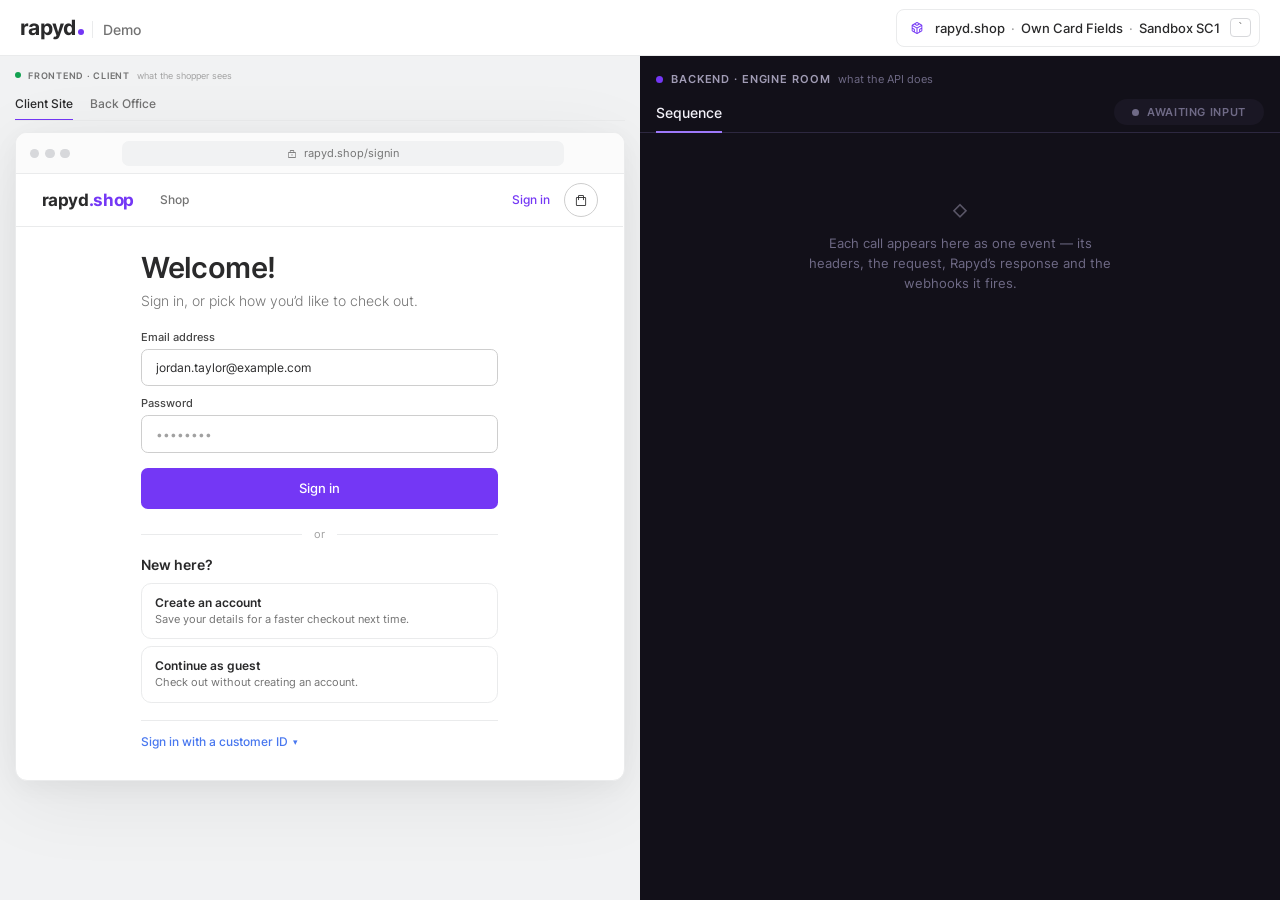
<file: index.html>
<!DOCTYPE html>
<html lang="en" data-vertical="ecommerce">
<head>
  <meta charset="UTF-8" />
  <meta name="viewport" content="width=device-width, initial-scale=1" />
  <title>Rapyd Demo</title>
  <!-- Backend origin, read once by js/api.js at import time. Point a staging
       deploy at another backend by editing this one line (a query param is
       deliberately NOT honoured — a crafted link could redirect the live token). -->
  <meta name="paybridge-backend" content="https://rapyd-backend.vercel.app" />
  <meta name="paybridge-backend-staging" content="https://rapyd-backend-git-staging-rapyd-se.vercel.app" />
  <!-- https origin of this frontend's deployment. Only used when the page
       itself isn't served over https (e.g. http://localhost): the hosted
       checkout's complete/cancel redirects then point at <this>/complete/. -->
  <meta name="paybridge-public-url" content="" />
  <!-- Rapyd design language: Inter (assets/fonts, @font-face in tokens.css),
       the Rapyd icon font, cool greys + #7437F5. No web-font CDN. -->
  <!-- Checkout Toolkit hosts (script + iframe), resolved early. The full
       preconnect is added by js/flows/toolkit.js for the active env when the
       checkout page mounts — a preconnect made at page load would idle out
       before the shopper gets there. -->
  <link rel="dns-prefetch" href="https://sandboxcheckouttoolkit.rapyd.net" />
  <link rel="dns-prefetch" href="https://sandboxcheckout.rapyd.net" />
  <link rel="dns-prefetch" href="https://checkouttoolkit.rapyd.net" />
  <link rel="dns-prefetch" href="https://checkout.rapyd.net" />
  <link rel="stylesheet" href="css/tokens.css" />
  <link rel="stylesheet" href="css/main.css" />
  <link rel="stylesheet" href="css/cof.css" />
  <link rel="stylesheet" href="assets/icons/rapyd-icons.css" />
  <link rel="stylesheet" href="css/site.css" />
</head>
<body>
  <div class="app">

    <!-- ── Header — the wordmark and the one way into the demo controls.
         Every SE control lives in the drawer (#demo-drawer, app.js). ── -->
    <header class="topbar">
      <div class="brand">
        <span class="brand-word">rapyd</span>
        <span class="brand-sub">Demo</span>
      </div>
      <span class="live-flag" id="live-flag" role="status" hidden></span>
      <button type="button" class="drawer-btn" id="drawer-btn" aria-expanded="false" aria-controls="demo-drawer" title="Demo controls ( ` )">
        <i class="icon-sandbox" aria-hidden="true"></i>
        <span class="drawer-ctx" id="drawer-ctx"></span>
        <kbd>`</kbd>
      </button>
    </header>

    <!-- ── Split ── -->
    <main class="split">

      <!-- LEFT: the client site / its back office -->
      <section class="pane pane-left">
        <div class="panel-eyebrow">
          <span class="eyebrow-dot dot-fe"></span>
          <span class="eyebrow-label">Frontend · Client</span>
          <span class="eyebrow-desc">what the shopper sees</span>
        </div>
        <div class="left-tabs" id="left-tabs">
          <button class="left-tab active" data-view="client">Client Site</button>
          <button class="left-tab" data-view="backoffice">Back Office</button>
        </div>

        <div class="browser">
          <div class="browser-chrome">
            <span class="dot"></span><span class="dot"></span><span class="dot"></span>
            <div class="urlbar"><i class="icon-lock" aria-hidden="true"></i><span id="client-domain">rapyd.shop</span></div>
          </div>
          <div class="browser-body">
            <div class="checkout" id="checkout"><!-- rendered by app.js --></div>
          </div>
        </div>
        <div class="offstage" id="offstage" hidden><!-- out-of-window annotations (e.g. bank-app view) --></div>

        <div class="backoffice" id="backoffice" hidden><!-- rendered by flows/back-office.js --></div>
      </section>

      <!-- RIGHT: engine room -->
      <section class="pane pane-right">
        <div class="panel-eyebrow eyebrow-dark">
          <span class="eyebrow-dot dot-be"></span>
          <span class="eyebrow-label">Backend · Engine Room</span>
          <span class="eyebrow-desc">what the API does</span>
        </div>
        <div class="rtabs">
          <button class="rtab active" data-tab="sequence">Sequence</button>
          <button class="rtab" data-tab="console" id="rtab-console">Console</button>
          <div class="status-ind idle" id="status-ind">
            <span class="si-dot"></span><span class="si-text">Awaiting input</span>
          </div>
        </div>
        <div class="rpanels">
          <!-- One card per event: headers → request → response → webhooks
               (js/engine/sequence.js). -->
          <div class="rpanel active" data-panel="sequence" id="panel-sequence"></div>
          <div class="rpanel" data-panel="console" id="panel-console"></div>
        </div>
      </section>

    </main>
  </div>

  <!-- Demo-controls drawer (app.js renderDrawer) — every SE control in one
       place: customer (skin), integration path, account (env + credentials),
       payment behaviour (FX + stored credentials). Toggle: the header button
       or the ` key; Esc closes. -->
  <aside class="demo-drawer" id="demo-drawer" aria-label="Demo controls" hidden>
    <div class="dc-head">
      <i class="icon-sandbox" aria-hidden="true"></i>
      <span class="dc-title">Demo controls</span>
      <kbd>`</kbd>
      <button type="button" class="dc-x" id="dc-close" aria-label="Close demo controls"><i class="icon-close_2" aria-hidden="true"></i></button>
    </div>
    <div class="dc-body" id="dc-body"></div>
  </aside>
  <!-- Portal: self-designed currency picker, shared by the price tile's
       currency button and the drawer's requested_currency button — a native
       <select>'s dropdown is OS-rendered and can't be themed. -->
  <div class="cur-dropdown" id="cur-dropdown" hidden></div>

  <!-- Live unlock (app.js openLiveDialog). The backend refuses env:'live'
       without X-PayBridge-Live-Token; this asks for it once per tab. The input
       is cleared on every close and the token is never rendered back. -->
  <div class="live-dialog-backdrop" id="live-dialog" hidden>
    <form class="live-dialog" id="live-dialog-form" role="dialog" aria-modal="true" aria-labelledby="live-dialog-title" autocomplete="off" novalidate>
      <div class="live-dialog-head">
        <span id="live-dialog-title">Unlock live mode</span>
        <button type="button" class="dc-x" id="live-dialog-x" aria-label="Cancel — stay in sandbox"><i class="icon-close_2" aria-hidden="true"></i></button>
      </div>
      <div class="pb-notice warn">
        <b>Live is restricted.</b> It charges a real card through the production Rapyd account.
      </div>
      <ul class="live-dialog-rules">
        <li>Every charge is 0.01 — the backend refuses anything above its live cap.</li>
        <li>Own Card Fields can't send a raw card number in live; use the Checkout Toolkit.</li>
        <li>The token is kept for this tab only and is never shown again.</li>
      </ul>
      <label class="live-dialog-label" for="live-token">Live access token</label>
      <input type="password" class="live-dialog-input" id="live-token" name="pb-live-token" autocomplete="off" autocapitalize="off" spellcheck="false" />
      <div class="live-dialog-err" id="live-dialog-err" role="alert" hidden></div>
      <div class="live-dialog-actions">
        <button type="button" class="live-dialog-btn" id="live-dialog-cancel">Stay in sandbox</button>
        <button type="submit" class="live-dialog-btn primary">Unlock live</button>
      </div>
    </form>
  </div>

  <!-- Top-of-page notice (app.js showBanner) — live auth failures. Text only. -->
  <div class="pb-banner pb-notice error" id="pb-banner" role="alert" hidden>
    <div class="pb-banner-body">
      <b id="pb-banner-title"></b>
      <span id="pb-banner-msg"></span>
    </div>
    <button type="button" class="pb-banner-x" id="pb-banner-x" aria-label="Dismiss"><i class="icon-close_2" aria-hidden="true"></i></button>
  </div>

  <script type="module" src="js/app.js"></script>
</body>
</html>
</file>
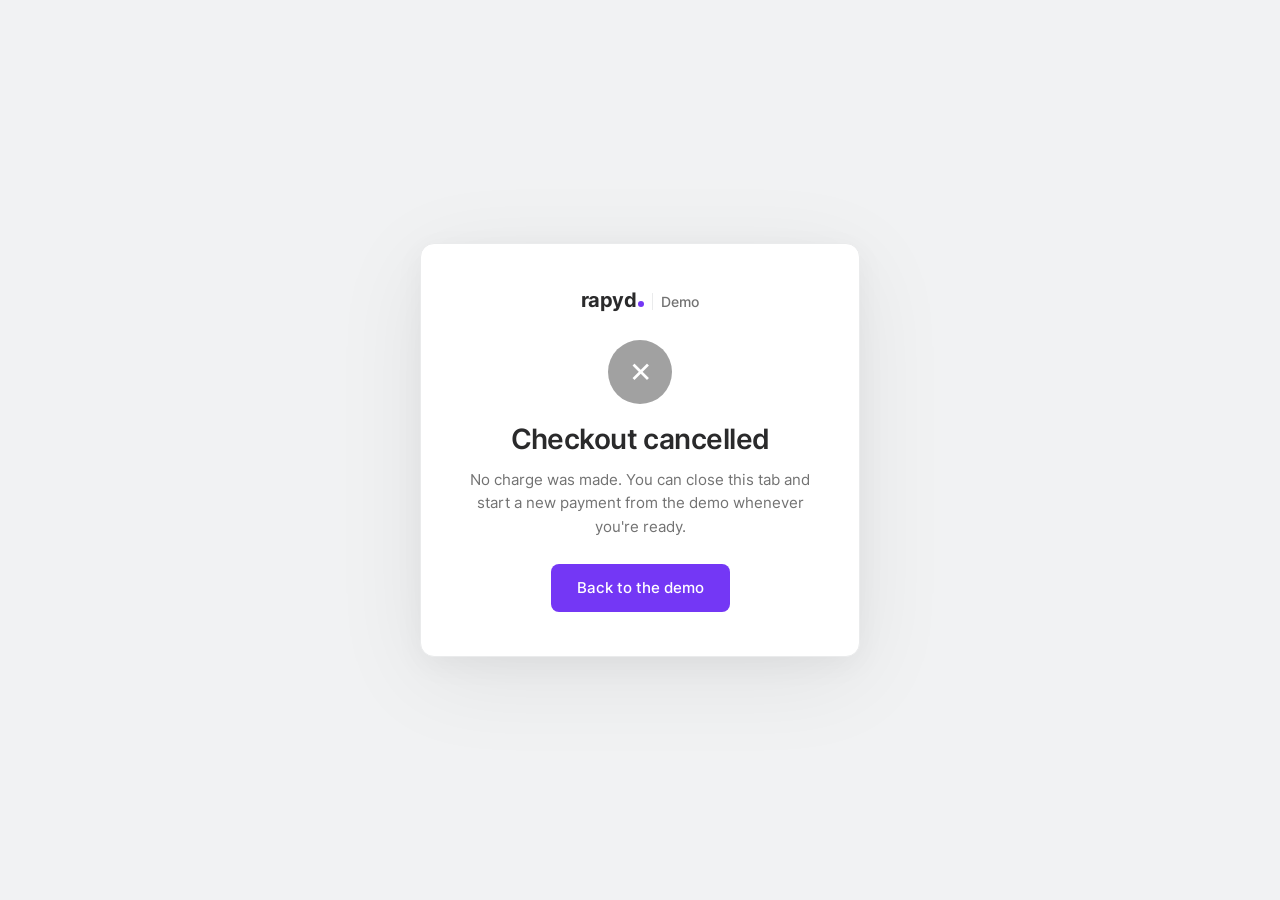
<file: cancel/index.html>
<!DOCTYPE html>
<html lang="en">
<head>
  <meta charset="UTF-8" />
  <meta name="viewport" content="width=device-width, initial-scale=1" />
  <title>Checkout cancelled · Rapyd Demo</title>
  <link rel="stylesheet" href="../css/tokens.css" />
  <style>
    * { box-sizing: border-box; margin: 0; }
    body {
      min-height: 100vh; display: grid; place-items: center; padding: 24px;
      font-family: var(--font-ui); background: var(--app-bg); color: var(--ink);
      -webkit-font-smoothing: antialiased;
    }
    .card {
      width: 100%; max-width: 440px; padding: 44px 40px; text-align: center;
      background: var(--surface); border: 1px solid var(--line); border-radius: var(--r-xl); box-shadow: var(--shadow-pop);
    }
    .brand { display: flex; align-items: baseline; justify-content: center; gap: 8px; margin-bottom: 28px; }
    .brand-word { font-size: 20px; font-weight: 700; letter-spacing: -.03em; }
    .brand-word::after { content: ''; display: inline-block; width: 6px; height: 6px; margin-left: 2px; border-radius: 50%; background: var(--accent); }
    .brand-sub { font-size: 14px; font-weight: 500; color: var(--muted); padding-left: 8px; border-left: 1px solid var(--line); }
    .badge {
      width: 64px; height: 64px; margin: 0 auto 18px; border-radius: 50%; display: grid; place-items: center;
      font-size: 28px; color: #fff; background: var(--faint);
    }
    h1 { font-size: 28px; font-weight: 600; letter-spacing: -.02em; }
    p { margin-top: 12px; font-size: 15px; line-height: 1.55; color: var(--muted); }
    a.btn {
      display: inline-flex; align-items: center; height: 48px; margin-top: 26px; padding: 0 26px;
      border-radius: var(--r-md); background: var(--accent); color: var(--on-accent);
      font-size: 15px; font-weight: 500; text-decoration: none;
    }
    a.btn:hover { filter: brightness(1.08); }
  </style>
</head>
<body>
  <main class="card">
    <div class="brand"><span class="brand-word">rapyd</span><span class="brand-sub">Demo</span></div>
    <div class="badge">✕</div>
    <h1>Checkout cancelled</h1>
    <p>No charge was made. You can close this tab and start a new payment from the demo whenever you're ready.</p>
    <a class="btn" href="../">Back to the demo</a>
  </main>
  <!-- Tell the demo tab the shopper is back (js/flows/toolkit.js listens on
       the same channel): its browser frame then shows the merchant's own
       cancel page. Same-origin only; it moves the frame, never marks a payment. -->
  <script>
    // ?for=card — the hosted tokenisation page (add a card), not a checkout.
    var forCard = /[?&]for=card\b/.test(location.search);
    if (forCard) {
      document.title = 'No card added · Rapyd Demo';
      document.querySelector('h1').textContent = 'No card added';
      document.querySelector('main p').textContent = 'Nothing was saved. You can close this tab and add a card from the demo whenever you’re ready.';
    }
    try { new BroadcastChannel('rapyd-demo-hosted').postMessage(forCard ? { page: 'cancel', for: 'card' } : { page: 'cancel' }); } catch (e) { /* unsupported — the demo follows the webhook */ }
  </script>
</body>
</html>
</file>
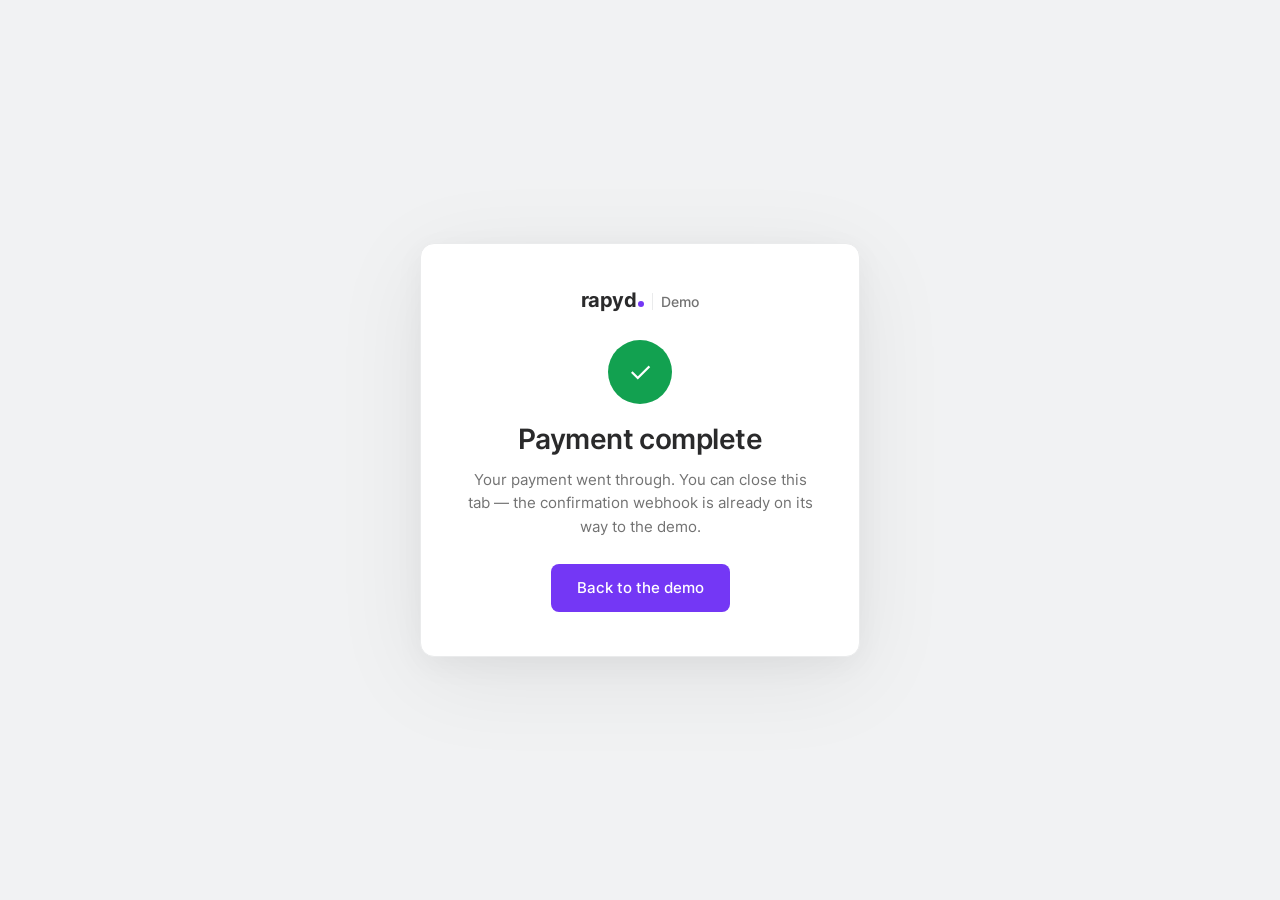
<file: complete/index.html>
<!DOCTYPE html>
<html lang="en">
<head>
  <meta charset="UTF-8" />
  <meta name="viewport" content="width=device-width, initial-scale=1" />
  <title>Payment complete · Rapyd Demo</title>
  <link rel="stylesheet" href="../css/tokens.css" />
  <style>
    * { box-sizing: border-box; margin: 0; }
    body {
      min-height: 100vh; display: grid; place-items: center; padding: 24px;
      font-family: var(--font-ui); background: var(--app-bg); color: var(--ink);
      -webkit-font-smoothing: antialiased;
    }
    .card {
      width: 100%; max-width: 440px; padding: 44px 40px; text-align: center;
      background: var(--surface); border: 1px solid var(--line); border-radius: var(--r-xl); box-shadow: var(--shadow-pop);
    }
    .brand { display: flex; align-items: baseline; justify-content: center; gap: 8px; margin-bottom: 28px; }
    .brand-word { font-size: 20px; font-weight: 700; letter-spacing: -.03em; }
    .brand-word::after { content: ''; display: inline-block; width: 6px; height: 6px; margin-left: 2px; border-radius: 50%; background: var(--accent); }
    .brand-sub { font-size: 14px; font-weight: 500; color: var(--muted); padding-left: 8px; border-left: 1px solid var(--line); }
    .badge {
      width: 64px; height: 64px; margin: 0 auto 18px; border-radius: 50%; display: grid; place-items: center;
      font-size: 28px; color: #fff; background: var(--ok);
    }
    h1 { font-size: 28px; font-weight: 600; letter-spacing: -.02em; }
    p { margin-top: 12px; font-size: 15px; line-height: 1.55; color: var(--muted); }
    a.btn {
      display: inline-flex; align-items: center; height: 48px; margin-top: 26px; padding: 0 26px;
      border-radius: var(--r-md); background: var(--accent); color: var(--on-accent);
      font-size: 15px; font-weight: 500; text-decoration: none;
    }
    a.btn:hover { filter: brightness(1.08); }
  </style>
</head>
<body>
  <main class="card">
    <div class="brand"><span class="brand-word">rapyd</span><span class="brand-sub">Demo</span></div>
    <div class="badge">✓</div>
    <h1>Payment complete</h1>
    <p>Your payment went through. You can close this tab — the confirmation webhook is already on its way to the demo.</p>
    <a class="btn" href="../">Back to the demo</a>
  </main>
  <!-- Tell the demo tab the shopper is back (js/flows/toolkit.js listens on
       the same channel): its browser frame then shows the merchant's own
       complete page. Same-origin only; it moves the frame, never marks a payment. -->
  <script>
    // ?for=card — the hosted tokenisation page (add a card), not a checkout.
    var forCard = /[?&]for=card\b/.test(location.search);
    if (forCard) {
      document.title = 'Card saved · Rapyd Demo';
      document.querySelector('h1').textContent = 'Card saved';
      document.querySelector('main p').textContent = 'Your card is saved. You can close this tab — the demo is checking your saved cards.';
    }
    try { new BroadcastChannel('rapyd-demo-hosted').postMessage(forCard ? { page: 'complete', for: 'card' } : { page: 'complete' }); } catch (e) { /* unsupported — the demo follows the webhook */ }
  </script>
</body>
</html>
</file>
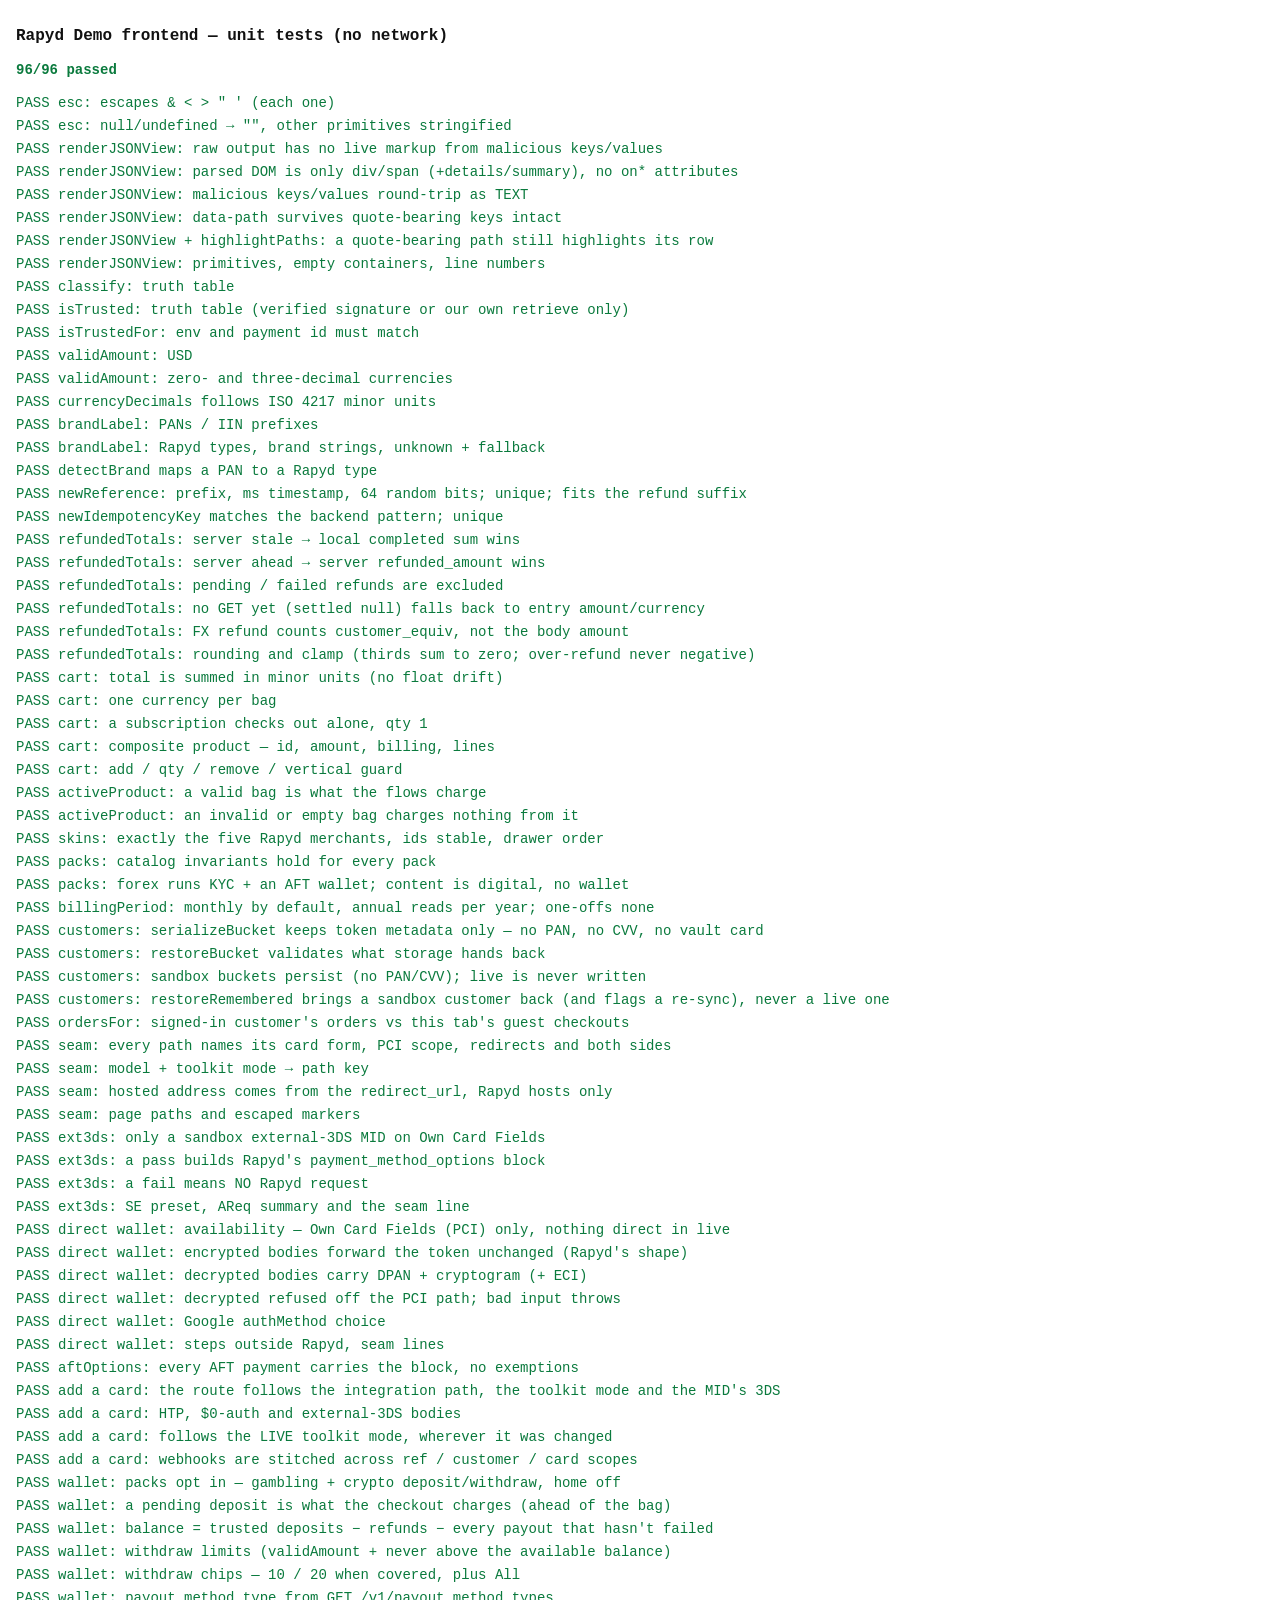
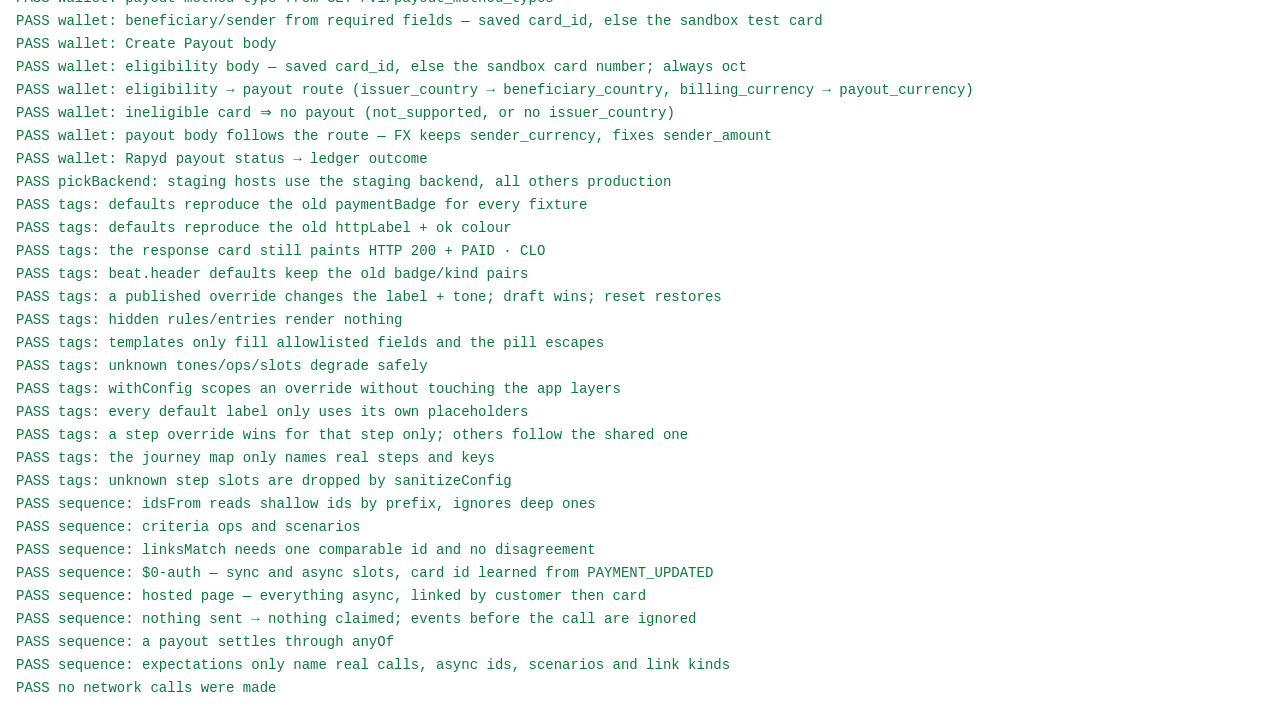
<file: tests/index.html>
<!DOCTYPE html>
<html lang="en">
<head>
  <meta charset="UTF-8" />
  <meta name="viewport" content="width=device-width, initial-scale=1" />
  <title>RUNNING</title>
  <style>
    :root { --bg: #fff; --fg: #111; --ok: #0a7a3d; --err: #b42318; --muted: #666; }
    @media (prefers-color-scheme: dark) { :root { --bg: #111; --fg: #eee; --ok: #4ade80; --err: #f87171; --muted: #999; } }
    body { background: var(--bg); color: var(--fg); font: 14px/1.5 ui-monospace, Menlo, monospace; margin: 0; padding: 24px 16px; }
    h1 { font-size: 16px; margin: 0 0 12px; }
    #summary { margin-bottom: 12px; font-weight: 700; }
    #results { list-style: none; padding: 0; margin: 0; }
    .ok { color: var(--ok); } .err { color: var(--err); }
    li { margin: 2px 0; overflow-wrap: anywhere; }
    .why { color: var(--muted); margin-left: 1.5em; white-space: pre-wrap; }
  </style>
  <!-- Network tripwire. A classic inline script runs during parsing, BEFORE any
       deferred module (and so before the imported app modules evaluate) — any
       fetch / XHR / beacon from here on is recorded and refused, and unit.js's
       last test fails if the list isn't empty. Serve over http (python3 -m
       http.server from the repo root) — ES modules don't load from file://. -->
  <script>
    window.__NETWORK_CALLS__ = [];
    const refuse = (kind, target) => {
      window.__NETWORK_CALLS__.push(`${kind} ${String(target)}`);
      return new Error(`unit tests must not touch the network (${kind} ${String(target)})`);
    };
    window.fetch = (input) => Promise.reject(refuse('fetch', input?.url || input));
    XMLHttpRequest.prototype.open = function (method, url) { throw refuse(`xhr ${method}`, url); };
    if (navigator.sendBeacon) navigator.sendBeacon = (url) => { refuse('beacon', url); return false; };

    // A module that 404s or throws while loading never reaches unit.js's
    // reporter — surface it as a FAIL instead of leaving the page "RUNNING"
    // (a headless runner polls __TEST_RESULTS__ / the title).
    window.__loadFailed = (why) => {
      if (window.__TEST_RESULTS__) return;
      window.__TEST_RESULTS__ = { passed: 0, failed: 1, failures: [{ name: 'module load', error: why }] };
      document.title = 'FAIL 1';
      const s = document.getElementById('summary');
      if (s) { s.className = 'err'; s.textContent = `Module load failed: ${why}`; }
    };
    window.addEventListener('error', (e) => window.__loadFailed(e.message || 'script error'));
  </script>
</head>
<body>
  <h1>Rapyd Demo frontend — unit tests (no network)</h1>
  <div id="summary">Running…</div>
  <ul id="results"></ul>
  <script type="module" src="./unit.js" onerror="__loadFailed('unit.js or one of its imports failed to load (serve over http?)')"></script>
</body>
</html>
</file>
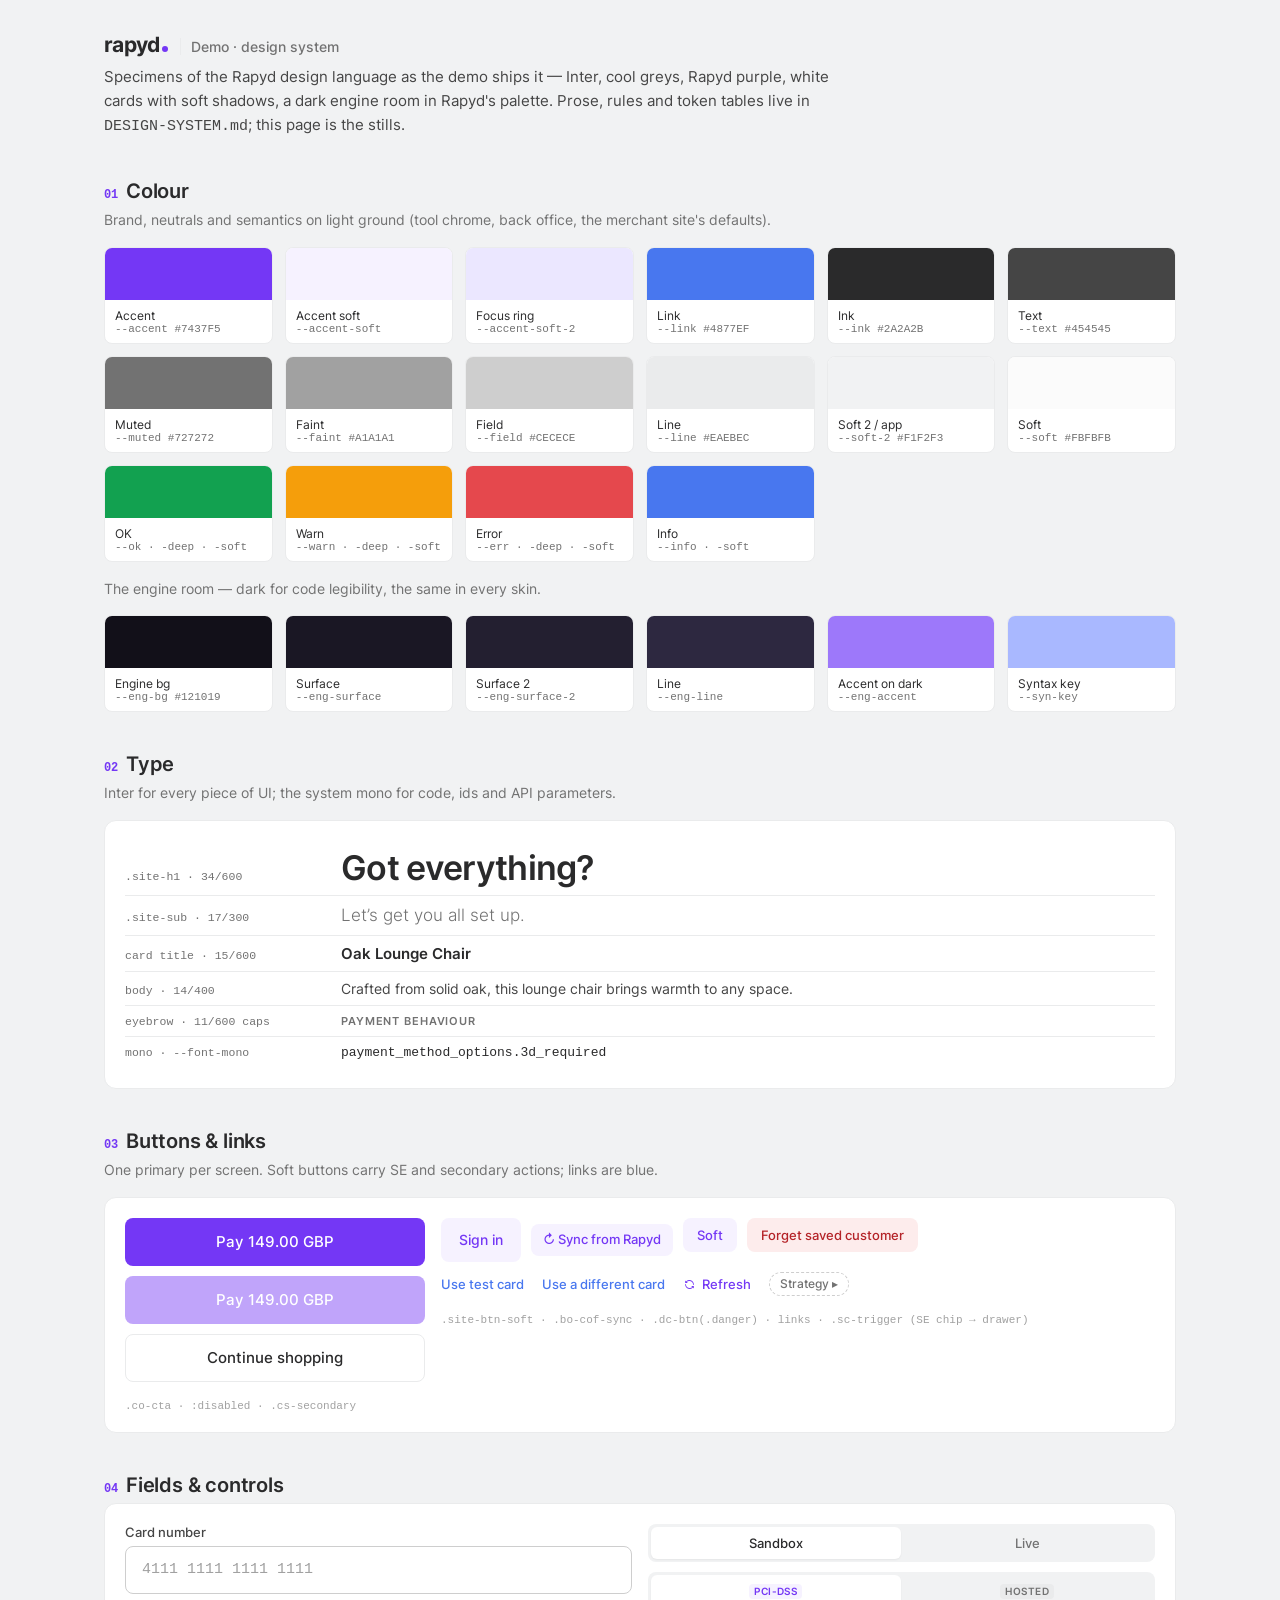
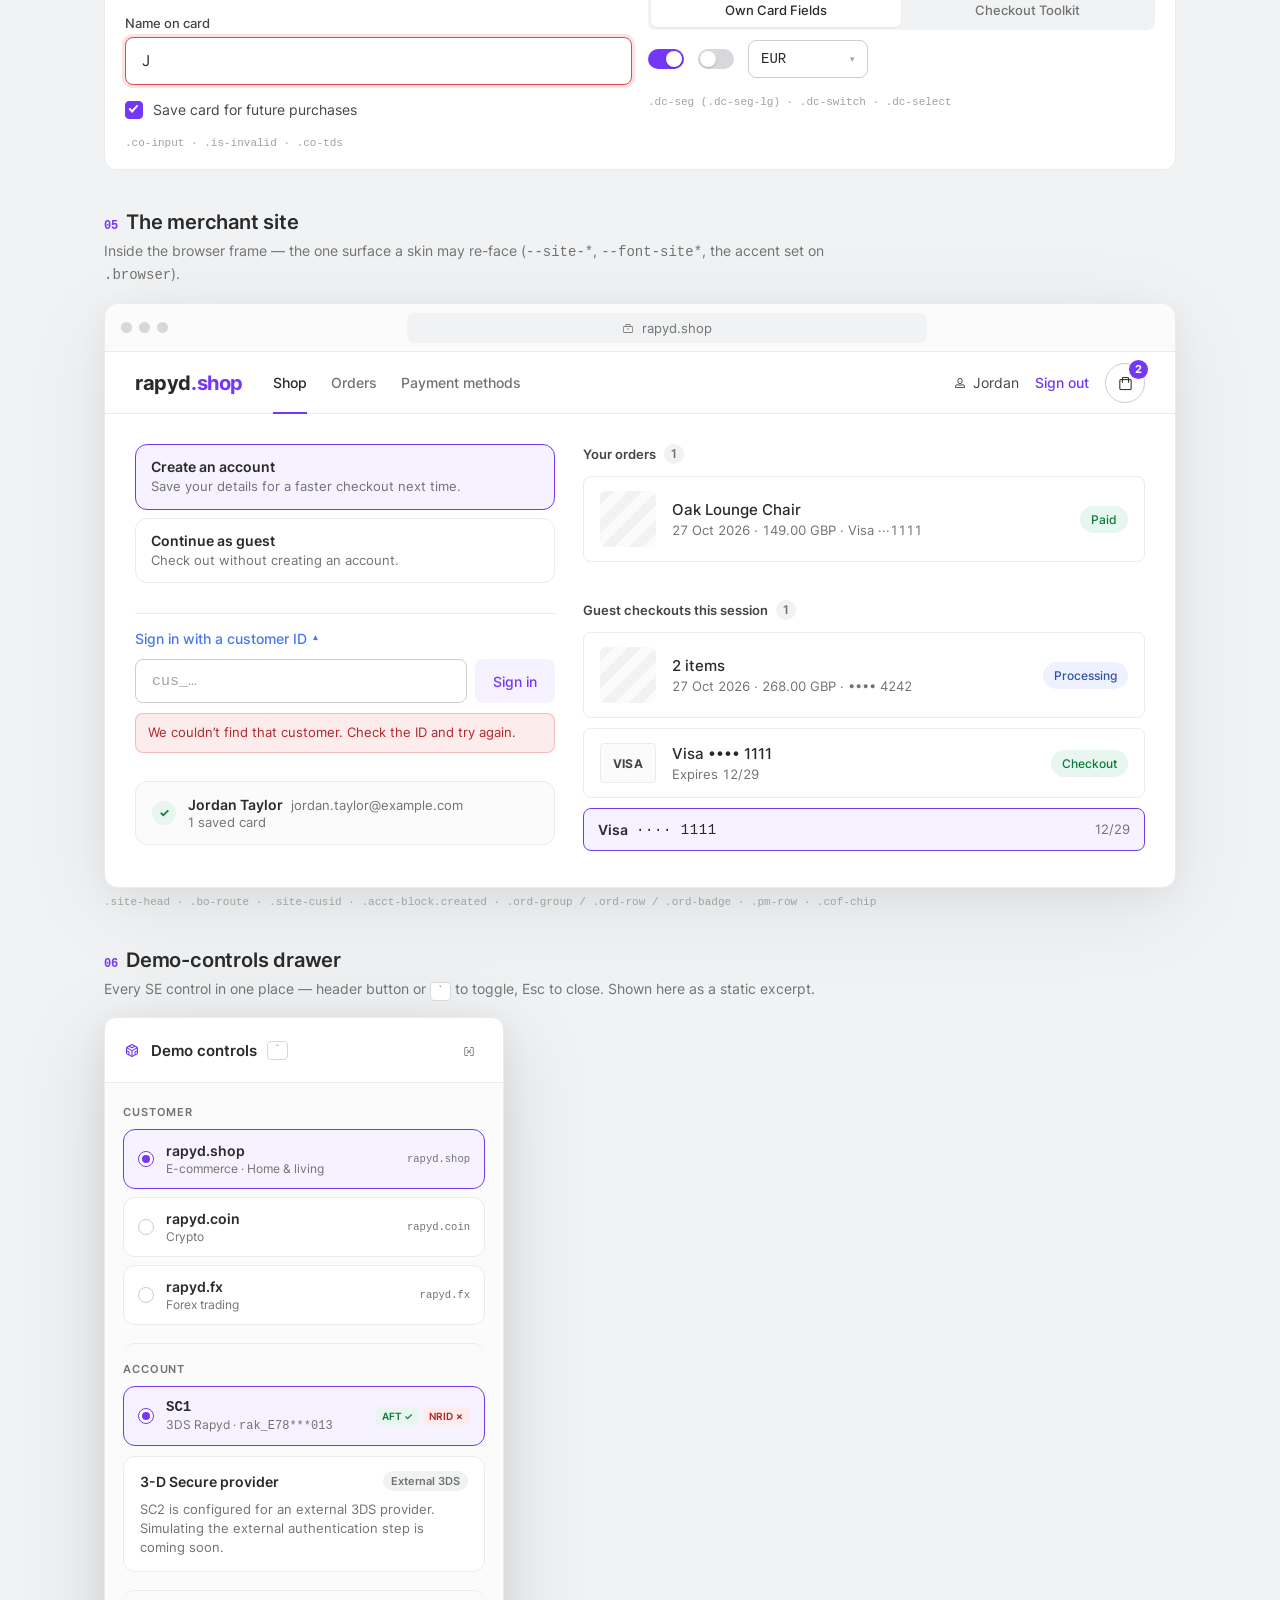
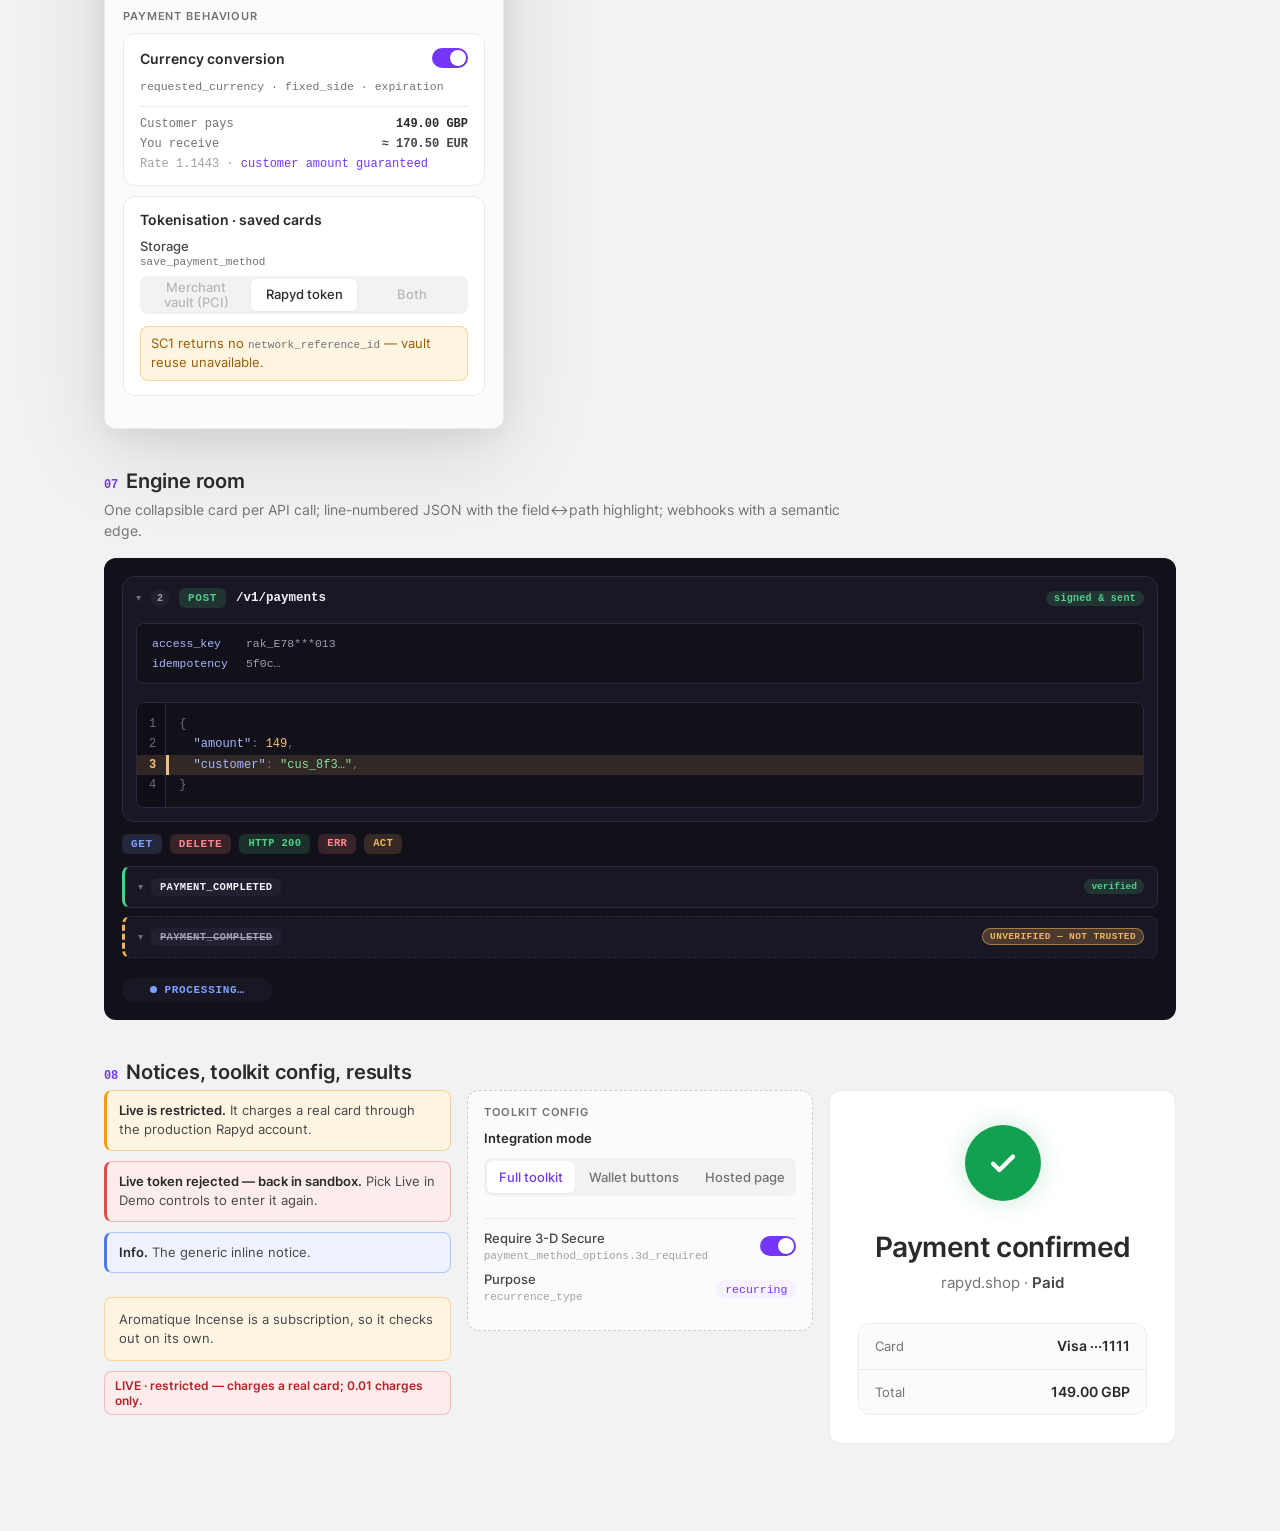
<file: design-system.html>
<!DOCTYPE html>
<html lang="en">
<head>
  <meta charset="UTF-8" />
  <meta name="viewport" content="width=device-width, initial-scale=1" />
  <title>Rapyd Demo · Design system</title>
  <!-- The specimen half of DESIGN-SYSTEM.md: every primitive, drawn by the
       shipped stylesheets. Hand-authored from the producing modules — change a
       producer, change its specimen in the same commit. Static: no app JS. -->
  <link rel="stylesheet" href="css/tokens.css" />
  <link rel="stylesheet" href="css/main.css" />
  <link rel="stylesheet" href="css/cof.css" />
  <link rel="stylesheet" href="assets/icons/rapyd-icons.css" />
  <link rel="stylesheet" href="css/site.css" />
  <style>
    /* ds- = this page's own chrome only — never a component. */
    html, body { height: auto; }
    body { background: var(--app-bg); }
    .ds { max-width: 1120px; margin: 0 auto; padding: 32px 24px 80px; }
    .ds-head { display: flex; align-items: baseline; gap: 12px; margin-bottom: 8px; }
    .ds-lede { margin: 0 0 32px; max-width: 760px; font-size: 15px; line-height: 1.6; color: var(--text); }
    .ds-sec { margin-top: 40px; }
    .ds-sec > h2 { margin: 0 0 6px; font-size: 20px; font-weight: 600; letter-spacing: -.01em; }
    .ds-sec > p { margin: 0 0 16px; max-width: 760px; font-size: 14px; line-height: 1.55; color: var(--muted); }
    .ds-n { font-family: var(--font-mono); font-size: 12px; color: var(--accent); margin-right: 8px; }
    .ds-panel { padding: 20px; border: 1px solid var(--line); border-radius: var(--r-lg); background: var(--surface); }
    .ds-row { display: flex; flex-wrap: wrap; gap: 16px; align-items: flex-start; }
    .ds-grid { display: grid; grid-template-columns: repeat(auto-fill, minmax(150px, 1fr)); gap: 12px; }
    .ds-sw { border: 1px solid var(--line); border-radius: var(--r-md); overflow: hidden; background: var(--surface); }
    .ds-sw i { display: block; height: 52px; }
    .ds-sw div { padding: 8px 10px; font-size: 12px; }
    .ds-sw code { display: block; font-size: 11px; color: var(--muted); }
    .ds-cap { font-family: var(--font-mono); font-size: 11px; color: var(--faint); margin-top: 8px; }
    .ds-col { display: flex; flex-direction: column; gap: 10px; min-width: 260px; flex: 1; }
    .ds-dark { padding: 18px; border-radius: var(--r-lg); background: var(--eng-bg); font-family: var(--font-mono); color: var(--eng-text); }
    .ds-drawer { width: 400px; max-width: 100%; border: 1px solid var(--line); border-radius: var(--r-lg); overflow: hidden; background: var(--surface); box-shadow: var(--shadow-drawer); }
    .ds-drawer .dc-body { max-height: none; }
    .ds-type > div { display: flex; align-items: baseline; gap: 16px; padding: 8px 0; border-top: 1px solid var(--line); }
    .ds-type > div:first-child { border-top: 0; }
    .ds-type code { width: 200px; flex: none; font-size: 11.5px; color: var(--muted); }
  </style>
</head>
<body>
<main class="ds">
  <div class="ds-head brand"><span class="brand-word">rapyd</span><span class="brand-sub">Demo · design system</span></div>
  <p class="ds-lede">Specimens of the Rapyd design language as the demo ships it — Inter, cool greys, Rapyd purple,
    white cards with soft shadows, a dark engine room in Rapyd's palette. Prose, rules and token tables live in
    <code>DESIGN-SYSTEM.md</code>; this page is the stills.</p>

  <!-- 01 · Colour -->
  <section class="ds-sec">
    <h2><span class="ds-n">01</span>Colour</h2>
    <p>Brand, neutrals and semantics on light ground (tool chrome, back office, the merchant site's defaults).</p>
    <div class="ds-grid">
      <div class="ds-sw"><i style="background:var(--accent)"></i><div>Accent<code>--accent #7437F5</code></div></div>
      <div class="ds-sw"><i style="background:var(--accent-soft)"></i><div>Accent soft<code>--accent-soft</code></div></div>
      <div class="ds-sw"><i style="background:var(--accent-soft-2)"></i><div>Focus ring<code>--accent-soft-2</code></div></div>
      <div class="ds-sw"><i style="background:var(--link)"></i><div>Link<code>--link #4877EF</code></div></div>
      <div class="ds-sw"><i style="background:var(--ink)"></i><div>Ink<code>--ink #2A2A2B</code></div></div>
      <div class="ds-sw"><i style="background:var(--text)"></i><div>Text<code>--text #454545</code></div></div>
      <div class="ds-sw"><i style="background:var(--muted)"></i><div>Muted<code>--muted #727272</code></div></div>
      <div class="ds-sw"><i style="background:var(--faint)"></i><div>Faint<code>--faint #A1A1A1</code></div></div>
      <div class="ds-sw"><i style="background:var(--field)"></i><div>Field<code>--field #CECECE</code></div></div>
      <div class="ds-sw"><i style="background:var(--line)"></i><div>Line<code>--line #EAEBEC</code></div></div>
      <div class="ds-sw"><i style="background:var(--soft-2)"></i><div>Soft 2 / app<code>--soft-2 #F1F2F3</code></div></div>
      <div class="ds-sw"><i style="background:var(--soft)"></i><div>Soft<code>--soft #FBFBFB</code></div></div>
      <div class="ds-sw"><i style="background:var(--ok)"></i><div>OK<code>--ok · -deep · -soft</code></div></div>
      <div class="ds-sw"><i style="background:var(--warn)"></i><div>Warn<code>--warn · -deep · -soft</code></div></div>
      <div class="ds-sw"><i style="background:var(--err)"></i><div>Error<code>--err · -deep · -soft</code></div></div>
      <div class="ds-sw"><i style="background:var(--info)"></i><div>Info<code>--info · -soft</code></div></div>
    </div>
    <p style="margin-top:16px">The engine room — dark for code legibility, the same in every skin.</p>
    <div class="ds-grid">
      <div class="ds-sw"><i style="background:var(--eng-bg)"></i><div>Engine bg<code>--eng-bg #121019</code></div></div>
      <div class="ds-sw"><i style="background:var(--eng-surface)"></i><div>Surface<code>--eng-surface</code></div></div>
      <div class="ds-sw"><i style="background:var(--eng-surface-2)"></i><div>Surface 2<code>--eng-surface-2</code></div></div>
      <div class="ds-sw"><i style="background:var(--eng-line)"></i><div>Line<code>--eng-line</code></div></div>
      <div class="ds-sw"><i style="background:var(--eng-accent)"></i><div>Accent on dark<code>--eng-accent</code></div></div>
      <div class="ds-sw"><i style="background:var(--syn-key)"></i><div>Syntax key<code>--syn-key</code></div></div>
    </div>
  </section>

  <!-- 02 · Type -->
  <section class="ds-sec">
    <h2><span class="ds-n">02</span>Type</h2>
    <p>Inter for every piece of UI; the system mono for code, ids and API parameters.</p>
    <div class="ds-panel ds-type">
      <div><code>.site-h1 · 34/600</code><span class="site-h1">Got everything?</span></div>
      <div><code>.site-sub · 17/300</code><span class="site-sub" style="margin:0">Let’s get you all set up.</span></div>
      <div><code>card title · 15/600</code><b style="font-size:15px;font-weight:600">Oak Lounge Chair</b></div>
      <div><code>body · 14/400</code><span style="font-size:14px;color:var(--text)">Crafted from solid oak, this lounge chair brings warmth to any space.</span></div>
      <div><code>eyebrow · 11/600 caps</code><span class="dc-sec-title">Payment behaviour</span></div>
      <div><code>mono · --font-mono</code><code style="width:auto;color:var(--ink);font-size:13px">payment_method_options.3d_required</code></div>
    </div>
  </section>

  <!-- 03 · Buttons -->
  <section class="ds-sec">
    <h2><span class="ds-n">03</span>Buttons &amp; links</h2>
    <p>One primary per screen. Soft buttons carry SE and secondary actions; links are blue.</p>
    <div class="ds-panel ds-row">
      <div class="ds-col" style="max-width:300px">
        <button class="co-cta" style="margin:0">Pay 149.00 GBP</button>
        <button class="co-cta" style="margin:0" disabled>Pay 149.00 GBP</button>
        <button class="cs-secondary" style="margin:0">Continue shopping</button>
        <div class="ds-cap">.co-cta · :disabled · .cs-secondary</div>
      </div>
      <div class="ds-col">
        <div class="ds-row" style="gap:10px;align-items:center">
          <button class="site-btn-soft">Sign in</button>
          <button class="bo-cof-sync">↻ Sync from Rapyd</button>
          <button class="dc-btn">Soft</button>
          <button class="dc-btn danger">Forget saved customer</button>
        </div>
        <div class="ds-row" style="gap:18px;align-items:center">
          <button class="use-test">Use test card</button>
          <button class="cof-link">Use a different card</button>
          <button class="site-link-btn accent"><i class="icon-refresh"></i>Refresh</button>
          <button class="sc-trigger">Strategy ▸</button>
        </div>
        <div class="ds-cap">.site-btn-soft · .bo-cof-sync · .dc-btn(.danger) · links · .sc-trigger (SE chip → drawer)</div>
      </div>
    </div>
  </section>

  <!-- 04 · Fields & controls -->
  <section class="ds-sec">
    <h2><span class="ds-n">04</span>Fields &amp; controls</h2>
    <div class="ds-panel ds-row">
      <div class="ds-col">
        <div class="co-field"><label style="margin-top:0">Card number</label><div class="co-input"><input placeholder="4111 1111 1111 1111" /></div></div>
        <div class="co-field"><label>Name on card</label><div class="co-input is-invalid"><input id="f-name" value="J" /></div></div>
        <label class="co-tds" style="margin-top:6px"><input type="checkbox" checked /><span>Save card for future purchases</span></label>
        <div class="ds-cap">.co-input · .is-invalid · .co-tds</div>
      </div>
      <div class="ds-col">
        <div class="dc-seg"><button class="active">Sandbox</button><button>Live</button></div>
        <div class="dc-seg dc-seg-lg"><button class="active"><span class="dc-seg-tag">PCI-DSS</span>Own Card Fields</button><button><span class="dc-seg-tag">Hosted</span>Checkout Toolkit</button></div>
        <div class="ds-row" style="align-items:center;gap:14px">
          <label class="dc-switch"><input type="checkbox" checked /><span class="sr">on</span></label>
          <label class="dc-switch"><input type="checkbox" /><span class="sr">off</span></label>
          <button class="cur-trigger dc-select" style="width:120px">EUR<span class="cur-caret">▾</span></button>
        </div>
        <div class="ds-cap">.dc-seg (.dc-seg-lg) · .dc-switch · .dc-select</div>
      </div>
    </div>
  </section>

  <!-- 05 · Merchant site -->
  <section class="ds-sec">
    <h2><span class="ds-n">05</span>The merchant site</h2>
    <p>Inside the browser frame — the one surface a skin may re-face (<code>--site-*</code>, <code>--font-site*</code>, the accent set on <code>.browser</code>).</p>
    <div class="browser site" style="max-width:none">
      <div class="browser-chrome"><span class="dot"></span><span class="dot"></span><span class="dot"></span>
        <div class="urlbar"><i class="icon-lock"></i><span>rapyd.shop</span></div></div>
      <div class="browser-body">
        <header class="site-head">
          <button class="sh-brand"><span class="sh-word">rapyd<span class="sh-word-acc">.shop</span></span></button>
          <nav class="sh-navs"><button class="sh-nav active">Shop</button><button class="sh-nav">Orders</button><button class="sh-nav">Payment methods</button></nav>
          <div class="sh-right"><span class="sh-user"><i class="icon-user"></i>Jordan</span><button class="sh-link">Sign out</button>
            <button class="sh-bag"><i class="icon-bag"></i><span class="sh-bag-n">2</span></button></div>
        </header>
        <main class="site-main">
          <div class="ds-row" style="gap:28px">
            <div class="ds-col" style="max-width:420px">
              <div class="bo-routes" style="margin:0">
                <button class="bo-route active"><div class="bo-route-title">Create an account</div><div class="bo-route-note">Save your details for a faster checkout next time.</div></button>
                <button class="bo-route"><div class="bo-route-title">Continue as guest</div><div class="bo-route-note">Check out without creating an account.</div></button>
              </div>
              <details class="site-cusid" open><summary>Sign in with a customer ID</summary>
                <div class="site-cusid-row"><div class="co-input"><input placeholder="cus_…" /></div><button class="site-btn-soft">Sign in</button></div>
                <div class="acct-err">We couldn’t find that customer. Check the ID and try again.</div></details>
              <div class="acct-block created"><div class="acct-row"><span class="acct-tick">✓</span><div class="acct-row-main">
                <div class="acct-row-name">Jordan Taylor<span class="acct-row-mail">jordan.taylor@example.com</span></div><div class="acct-row-id">1 saved card</div></div></div></div>
            </div>
            <div class="ds-col">
              <section class="ord-group"><div class="ord-group-h">Your orders<span class="ord-group-n">1</span></div>
                <div class="ord-list"><div class="ord-row"><div class="ord-thumb ph"></div><div class="ord-main"><div class="ord-name">Oak Lounge Chair</div><div class="ord-meta">27 Oct 2026 · 149.00 GBP · Visa ···1111</div></div><span class="ord-badge ok">Paid</span></div></div></section>
              <section class="ord-group"><div class="ord-group-h">Guest checkouts this session<span class="ord-group-n">1</span></div>
                <div class="ord-list"><div class="ord-row"><div class="ord-thumb ph"></div><div class="ord-main"><div class="ord-name">2 items</div><div class="ord-meta">27 Oct 2026 · 268.00 GBP · •••• 4242</div></div><span class="ord-badge info">Processing</span></div></div></section>
              <div class="pm-row"><div class="pm-mark">VISA</div><div class="pm-main"><div class="pm-num">Visa •••• 1111</div><div class="pm-exp">Expires 12/29</div></div><span class="ord-badge ok">Checkout</span></div>
              <div class="cof-chips"><button class="cof-chip active"><span class="cof-chip-brand">Visa</span><span class="cof-chip-num">···· 1111</span><span class="cof-chip-exp">12/29</span></button></div>
            </div>
          </div>
        </main>
      </div>
    </div>
    <div class="ds-cap">.site-head · .bo-route · .site-cusid · .acct-block.created · .ord-group / .ord-row / .ord-badge · .pm-row · .cof-chip</div>
  </section>

  <!-- 06 · Demo-controls drawer -->
  <section class="ds-sec">
    <h2><span class="ds-n">06</span>Demo-controls drawer</h2>
    <p>Every SE control in one place — header button or <kbd>`</kbd> to toggle, Esc to close. Shown here as a static excerpt.</p>
    <div class="ds-drawer">
      <div class="dc-head"><i class="icon-sandbox"></i><span class="dc-title">Demo controls</span><kbd>`</kbd><button class="dc-x"><i class="icon-close_2"></i></button></div>
      <div class="dc-body">
        <section class="dc-sec"><h3 class="dc-sec-title">Customer</h3>
          <div class="dc-options">
            <button class="dc-option active"><span class="dc-radio"></span><span class="dc-option-main"><span class="dc-option-title">rapyd.shop</span><span class="dc-option-sub">E-commerce · Home &amp; living</span></span><span class="dc-option-tag">rapyd.shop</span></button>
            <button class="dc-option"><span class="dc-radio"></span><span class="dc-option-main"><span class="dc-option-title">rapyd.coin</span><span class="dc-option-sub">Crypto</span></span><span class="dc-option-tag">rapyd.coin</span></button>
            <button class="dc-option"><span class="dc-radio"></span><span class="dc-option-main"><span class="dc-option-title">rapyd.fx</span><span class="dc-option-sub">Forex trading</span></span><span class="dc-option-tag">rapyd.fx</span></button>
          </div></section>
        <section class="dc-sec"><h3 class="dc-sec-title">Account</h3>
          <div class="dc-options"><button class="dc-option cred-row active"><span class="dc-radio"></span><span class="dc-option-main"><span class="dc-option-title mono">SC1</span><span class="dc-option-sub">3DS Rapyd · <span class="mono">rak_E78***013</span></span></span><span class="cred-flags"><span class="cred-flag on">AFT ✓</span><span class="cred-flag off">NRID ✗</span></span></button></div>
          <div class="dc-card"><div class="dc-card-head"><span class="dc-card-title">3-D Secure provider</span><span class="dc-pill">External 3DS</span></div>
            <p class="dc-note">SC2 is configured for an external 3DS provider. Simulating the external authentication step is coming soon.</p></div></section>
        <section class="dc-sec"><h3 class="dc-sec-title">Payment behaviour</h3>
          <div class="dc-card"><div class="dc-card-head"><span class="dc-card-title">Currency conversion</span><label class="dc-switch"><input type="checkbox" checked /><span class="sr">FX</span></label></div>
            <code class="dc-params">requested_currency · fixed_side · expiration</code>
            <div class="dc-fx"><div class="fx-preview"><div class="fx-preview-row"><span>Customer pays</span><span class="fixed">149.00 GBP</span></div><div class="fx-preview-row"><span>You receive</span><span class="vary">≈ 170.50 EUR</span></div><div class="fx-preview-rate">Rate 1.1443 · <span class="guar">customer amount guaranteed</span></div></div></div></div>
          <div class="dc-card"><div class="dc-card-head"><span class="dc-card-title">Tokenisation · saved cards</span></div>
            <div class="se-strategy"><div class="se-row"><div class="se-lab">Storage<code>save_payment_method</code></div><div class="se-seg"><button disabled>Merchant vault (PCI)</button><button class="active">Rapyd token</button><button disabled>Both</button></div></div>
              <div class="se-warn">SC1 returns no <code>network_reference_id</code> — vault reuse unavailable.</div></div></div>
        </section>
      </div>
    </div>
  </section>

  <!-- 07 · Engine room -->
  <section class="ds-sec">
    <h2><span class="ds-n">07</span>Engine room</h2>
    <p>One collapsible card per API call; line-numbered JSON with the field↔path highlight; webhooks with a semantic edge.</p>
    <div class="ds-dark">
      <details class="beat-card" open><summary class="beat-head"><span class="beat-chev">▸</span><span class="beat-n">2</span><span class="method-pill post">POST</span><span class="req-path">/v1/payments</span><span class="beat-state ok">signed &amp; sent</span></summary>
        <div class="beat-body"><div class="req-headers"><span class="hk">access_key</span><span class="hv">rak_E78***013</span><span class="hk">idempotency</span><span class="hv">5f0c…</span></div>
          <div class="jsonv"><div class="jsonv-gutter"><span>1</span><span>2</span><span class="sync-hit">3</span><span>4</span></div><div class="jsonv-body">
            <div class="jsonv-line"><span class="tok-punc">{</span></div>
            <div class="jsonv-line">  <span class="tok-key">"amount"</span><span class="tok-punc">: </span><span class="tok-num">149</span><span class="tok-punc">,</span></div>
            <div class="jsonv-line sync-hit">  <span class="tok-key">"customer"</span><span class="tok-punc">: </span><span class="tok-str">"cus_8f3…"</span><span class="tok-punc">,</span></div>
            <div class="jsonv-line"><span class="tok-punc">}</span></div></div></div></div></details>
      <div class="eng-pillrow"><span class="method-pill get">GET</span><span class="method-pill delete">DELETE</span><span class="wh-pill success">HTTP 200</span><span class="wh-pill failure">ERR</span><span class="wh-pill pending">ACT</span></div>
      <details class="wh-card success" open><summary class="wh-card-head"><span class="wh-chev">▸</span><span class="wh-pill evt">PAYMENT_COMPLETED</span><span class="wh-verify ok">verified</span></summary></details>
      <details class="wh-card success untrusted" open><summary class="wh-card-head"><span class="wh-chev">▸</span><span class="wh-pill success">PAYMENT_COMPLETED</span><span class="wh-verify untrusted">unverified — not trusted</span></summary></details>
      <div class="status-ind processing" style="margin:12px 0 0;display:inline-flex"><span class="si-dot"></span><span class="si-text">Processing…</span></div>
    </div>
  </section>

  <!-- 08 · Notices & results -->
  <section class="ds-sec">
    <h2><span class="ds-n">08</span>Notices, toolkit config, results</h2>
    <div class="ds-row">
      <div class="ds-col">
        <div class="pb-notice warn"><b>Live is restricted.</b> It charges a real card through the production Rapyd account.</div>
        <div class="pb-notice error"><b>Live token rejected — back in sandbox.</b> Pick Live in Demo controls to enter it again.</div>
        <div class="pb-notice info"><b>Info.</b> The generic inline notice.</div>
        <div class="site-alert"><span>Aromatique Incense is a subscription, so it checks out on its own.</span></div>
        <span class="live-flag">LIVE · restricted — charges a real card; 0.01 charges only.</span>
      </div>
      <div class="ds-col">
        <div class="tk-config"><div class="tkc-head"><span class="tkc-title">Toolkit config</span></div>
          <div class="tkc-sec"><div class="tkc-sec-label">Integration mode</div><div class="tkc-seg" data-opt="mode"><button class="active">Full toolkit</button><button>Wallet buttons</button><button>Hosted page</button></div></div>
          <div class="tkc-sec"><div class="tkc-row"><div class="tkc-lab">Require 3-D Secure<code>payment_method_options.3d_required</code></div><label class="tkc-switch-wrap"><input type="checkbox" class="tkc-switch" checked /></label></div>
            <div class="tkc-row"><div class="tkc-lab">Purpose<code>recurrence_type</code></div><span class="tkc-fixed"><code>recurring</code></span></div></div></div>
      </div>
      <div class="ds-col">
        <div class="ds-panel"><div class="screen">
          <div class="cs-badge-wrap"><span class="cs-ring"></span><span class="cs-glow"></span><span class="cs-badge ok"><svg width="34" height="34" viewBox="0 0 24 24" fill="none" stroke="#fff" stroke-width="3" stroke-linecap="round" stroke-linejoin="round"><path d="M5 12.5l4.5 4.5L19 7.5"/></svg></span></div>
          <div class="screen-title" style="font-size:28px">Payment confirmed</div><div class="screen-sub">rapyd.shop · <strong>Paid</strong></div>
          <div class="screen-facts"><div><span>Card</span><b>Visa ···1111</b></div><div><span>Total</span><b>149.00 GBP</b></div></div></div></div>
      </div>
    </div>
  </section>
</main>
</body>
</html>
</file>
<file: css/tokens.css>
/* ─────────────────────────────────────────────────────────────
   Rapyd Demo — design tokens (the single source of truth)

   Every colour, face, shadow and radius the UI paints originates
   here; main.css / cof.css / site.css reference these tokens and
   don't hardcode a hex that duplicates one (DESIGN-SYSTEM.md §2).

   One design language — Rapyd's — across the whole tool:
     · light surfaces  — the app chrome, the demo-controls drawer, the
                         back office, dialogs, and the merchant site's
                         defaults: Inter, cool greys, white cards with
                         1px #EAEBEC borders and soft shadows, #7437F5.
     · the engine room — dark for code legibility, in Rapyd's palette:
                         a purple-tinted near-black, Inter for UI text,
                         the system monospace for code.
   The merchant site (the browser frame) is the one surface a skin may
   re-face — see "Merchant site" below and js/skins.js.
   ───────────────────────────────────────────────────────────── */

/* Inter — the Rapyd face, self-hosted (no web-font CDN). */
@font-face { font-family: 'Inter'; font-weight: 300; font-display: swap; src: url('../assets/fonts/Inter-Light.ttf') format('truetype'); }
@font-face { font-family: 'Inter'; font-weight: 400; font-display: swap; src: url('../assets/fonts/Inter-Regular.ttf') format('truetype'); }
@font-face { font-family: 'Inter'; font-weight: 500; font-display: swap; src: url('../assets/fonts/Inter-Medium.ttf') format('truetype'); }
@font-face { font-family: 'Inter'; font-weight: 600; font-display: swap; src: url('../assets/fonts/Inter-SemiBold.ttf') format('truetype'); }
@font-face { font-family: 'Inter'; font-weight: 700; font-display: swap; src: url('../assets/fonts/Inter-Bold.ttf') format('truetype'); }

:root {
  /* ── Type ── Inter for every piece of UI; the system mono for code/data. */
  --font-ui:   'Inter', -apple-system, BlinkMacSystemFont, 'Segoe UI', sans-serif;
  --font-mono: ui-monospace, 'SF Mono', SFMono-Regular, Menlo, Consolas, monospace;

  /* ── Brand ── Rapyd purple, its tints, and the link blue. */
  --accent:        #7437F5;   /* primary fills, active indicators */
  --accent-ink:    #7437F5;   /* accent as text (passes 4.5:1 on white) */
  --on-accent:     #ffffff;
  --accent-soft:   #F6F2FF;   /* soft-button fill, selected rows */
  --accent-soft-2: #EBE7FF;   /* focus ring, avatar, hover of soft fills */
  --accent-hover:  #E8DEFF;   /* soft-button hover */
  --link:          #4877EF;
  --link-hover:    #6D92F2;

  /* ── Neutrals (light surfaces) ── cool greys, darkest to lightest. */
  --ink:          #2A2A2B;    /* headings, amounts, primary text */
  --text:         #454545;    /* body copy, labels */
  --muted:        #727272;    /* secondary copy, subtitles */
  --faint:        #A1A1A1;    /* eyebrows, placeholders, meta */
  --field-strong: #A1A1A1;    /* hovered input border */
  --field:        #CECECE;    /* input / control borders */
  --line-2:       #D7D8DB;    /* stronger hairline, kbd chips, browser dots */
  --line:         #EAEBEC;    /* card borders, hairlines */
  --soft-3:       #F6F6F7;    /* hover fill */
  --soft-2:       #F1F2F3;    /* app background, segmented tracks, url bar */
  --soft:         #FBFBFB;    /* drawer body, tinted panels, browser chrome */
  --surface:      #ffffff;    /* cards */
  --app-bg:       #F1F2F3;

  /* ── Semantic ── on light ground (-deep for text). */
  --ok:       #12A150;
  --ok-deep:  #0E7A3D;
  --ok-soft:  #E7F6EE;
  --warn:     #F59E0B;
  --warn-deep:#9A5B00;
  --warn-soft:#FEF4E2;
  --err:      #E5484D;
  --err-deep: #B42328;
  --err-soft: #FDECEC;
  --info:     #4877EF;
  --info-soft:#EDF2FE;

  /* ── Elevation ── neutral, soft (the Rapyd card shadows). */
  --shadow-sm:   0 1px 2px rgba(16, 17, 20, .05);
  --shadow-card: 0 1px 2px rgba(16, 17, 20, .04), 0 8px 24px rgba(16, 17, 20, .05);
  --shadow-pop:  0 7.7px 30.5px rgba(0, 0, 0, .0425), 0 20px 96px rgba(0, 0, 0, .07);
  --shadow-drawer: 0 7.7px 30.5px rgba(0, 0, 0, .06), 0 20px 96px rgba(0, 0, 0, .12);
  --scrim:       rgba(23, 20, 33, .45);

  /* ── Radii ── one scale (8–14px for cards); snap to the nearest step. */
  --r-xs: 4px;    /* kbd, tiny tags */
  --r-sm: 6px;    /* chips, segmented buttons */
  --r-md: 8px;    /* inputs, buttons, engine cards */
  --r-lg: 12px;   /* cards, drawer cards, tiles */
  --r-xl: 14px;   /* the browser frame, dialogs */
  --r-pill: 999px;

  /* ── Engine room (dark) — Rapyd's palette on near-black ── */
  /* The integration seam (js/seam.js): Rapyd's own purple, NEVER re-faced by
     a skin — --accent inside .browser is the merchant's, this one is Rapyd's. */
  --rapyd:      #7437F5;
  --rapyd-soft: #F6F2FF;

  --eng-bg:        #121019;
  --eng-surface:   #1A1724;
  --eng-surface-2: #231F30;
  --eng-line:      #2D2840;
  --eng-text:      #F3F1F9;
  --eng-muted:     #A19CB5;
  --eng-faint:     #6F6A86;
  --eng-accent:    #9D78FA;   /* purple that reads on the dark ground */
  --eng-ok:   #4FD08A;
  --eng-err:  #FF8A8A;
  --eng-warn: #F0B45C;
  --eng-info: #7EA2FF;

  /* ── Code syntax (engine room) ── */
  --syn-key:  #A9B8FF;
  --syn-str:  #86E1A0;
  --syn-num:  #F6C177;
  --syn-bool: #C9A7FF;
  --syn-punc: #6F6A86;
  --sync-hl:   rgba(246, 193, 119, .14);
  --sync-edge: #F6C177;
}

/* ── Merchant site (the client pane's browser frame) ──────────
   The storefront in .browser (js/site/) is the ONE surface a skin may
   re-face. js/skins.js applySkin() writes a skin's tokens onto the
   .browser element itself: the accent set (--accent, --accent-ink,
   --accent-soft, --on-accent), the faces (--font-site,
   --font-site-display) and the --site-* neutrals. Here the --site-*
   values are folded into the ramp names the CSS reads, scoped to the
   frame, so everything outside it — the header, drawer, engine room,
   back office, dialogs — stays Rapyd whatever the skin. Unset, each
   falls back to the Rapyd value. */
.browser {
  --ink:    var(--site-ink, #2A2A2B);
  --text:   var(--site-text, #454545);
  --muted:  var(--site-muted, #727272);
  --faint:  var(--site-faint, #A1A1A1);
  --line:   var(--site-line, #EAEBEC);
  --field:  var(--site-field, #CECECE);
  --soft:   var(--site-soft, #FBFBFB);
  --soft-2: var(--site-soft-2, #F1F2F3);
  font-family: var(--font-site, var(--font-ui));
}
</file>
<file: css/main.css>
/* ─────────────────────────────────────────────────────────────
   Rapyd Demo — layout & components
   One layer, tokens only (css/tokens.css). Sections:
     1  base · 2 app header · 3 split + panel heads · 4 demo-controls
     drawer · 5 browser frame · 6 checkout · 7 toolkit stage + config ·
     8 result screens · 9 engine room · 10 back office · 11 notices,
     dialog, banner, toast · 12 responsive / compact fit
   ───────────────────────────────────────────────────────────── */

/* ── 1 · Base ────────────────────────────────────────────── */
*, *::before, *::after { box-sizing: border-box; }
html, body { height: 100%; }
body {
  margin: 0;
  font-family: var(--font-ui); font-size: 14px; color: var(--ink);
  background: var(--app-bg);
  -webkit-font-smoothing: antialiased; text-rendering: optimizeLegibility;
}
button { font-family: inherit; cursor: pointer; }
input, select, textarea { font-family: inherit; }
code, kbd { font-family: var(--font-mono); }
kbd {
  display: inline-block; font-size: 11px; font-weight: 500; line-height: 1;
  padding: 3px 6px; border: 1px solid var(--line-2); border-radius: var(--r-xs); color: var(--muted); background: var(--surface);
}
.mono { font-family: var(--font-mono); }
.sr { position: absolute; width: 1px; height: 1px; overflow: hidden; clip: rect(0 0 0 0); white-space: nowrap; }
@keyframes pulse { 50% { opacity: .35; } }
@keyframes spin { to { transform: rotate(360deg); } }

.app { display: flex; flex-direction: column; height: 100vh; overflow: hidden; }

/* ── 2 · App header ──────────────────────────────────────────
   Minimal: the wordmark, a live flag when live, and the drawer button
   (which also states the demo's current context). */
.topbar {
  display: flex; align-items: center; gap: 16px; flex: none;
  height: 56px; padding: 0 20px;
  background: var(--surface); border-bottom: 1px solid var(--line); z-index: 20;
}
.brand { display: flex; align-items: baseline; gap: 8px; }
.brand-word { font-size: 21px; font-weight: 700; letter-spacing: -.03em; color: var(--ink); }
.brand-word::after { content: ''; display: inline-block; width: 6px; height: 6px; margin-left: 2px; border-radius: 50%; background: var(--accent); }
.brand-sub { font-size: 14px; font-weight: 500; color: var(--muted); padding-left: 10px; border-left: 1px solid var(--line); }
.live-flag {
  font-size: 12px; font-weight: 600; color: var(--err-deep);
  background: var(--err-soft); border: 1px solid color-mix(in srgb, var(--err) 30%, transparent);
  padding: 6px 10px; border-radius: var(--r-md);
}
.live-flag[hidden] { display: none; }
.drawer-btn {
  margin-left: auto; display: inline-flex; align-items: center; gap: 10px;
  height: 38px; padding: 0 8px 0 12px; border: 1px solid var(--line); border-radius: var(--r-md);
  background: var(--surface); color: var(--ink); font-size: 13px; font-weight: 500;
  transition: background .12s ease, border-color .12s ease;
}
.drawer-btn:hover { background: var(--soft-3); }
.drawer-btn[aria-expanded="true"] { border-color: var(--accent); background: var(--accent-soft); }
.drawer-btn > i { font-size: 16px; color: var(--accent); }
.drawer-ctx { display: inline-flex; gap: 6px; white-space: nowrap; }
.drawer-ctx .sep { color: var(--faint); }
.drawer-ctx .is-live { color: var(--err-deep); font-weight: 600; }

/* ── 3 · Split + panel heads ─────────────────────────────── */
.split { display: grid; grid-template-columns: 1fr 1fr; flex: 1; min-height: 0; }
.pane { display: flex; flex-direction: column; min-height: 0; min-width: 0; }
.pane-left { background: var(--app-bg); overflow-y: auto; padding: 16px 18px 24px; }
/* Never flex-shrink the card/annotations: a compressed card clips its own
   content via overflow:hidden instead of letting the pane scroll. */
.pane-left > * { flex-shrink: 0; }
.pane-right { background: var(--eng-bg); min-height: 0; display: flex; flex-direction: column; }

/* "Frontend · Client" / "Backend · Engine Room" — a matched pair above each tab bar. */
.panel-eyebrow {
  display: flex; align-items: baseline; gap: 8px; flex: none; margin: 0 0 6px;
  font-size: 11px; font-weight: 600; letter-spacing: .08em; text-transform: uppercase; color: var(--muted);
}
.eyebrow-dot { width: 7px; height: 7px; border-radius: 50%; flex: none; align-self: center; }
.dot-fe { background: var(--ok); }
.dot-be { background: var(--accent); }
.eyebrow-desc { font-weight: 400; letter-spacing: 0; text-transform: none; color: var(--faint); }
.panel-eyebrow.eyebrow-dark { margin: 0; padding: 16px 16px 6px; color: var(--eng-muted); }
.panel-eyebrow.eyebrow-dark .eyebrow-desc { color: var(--eng-faint); }

/* Client Site / Back Office — the same tab grammar as the engine room's. */
.left-tabs { display: flex; align-items: center; gap: 20px; margin: 0 0 14px; border-bottom: 1px solid var(--line); flex: none; }
.left-tab {
  border: 0; background: transparent; color: var(--muted);
  padding: 12px 0 10px; font-size: 14px; font-weight: 500;
  border-bottom: 2px solid transparent; margin-bottom: -1px; transition: color .15s ease;
}
.left-tab:hover { color: var(--ink); }
.left-tab.active { color: var(--ink); border-bottom-color: var(--accent); }

/* ── 4 · Demo-controls drawer ────────────────────────────────
   Fixed to the right edge, over the engine room; white head, #FBFBFB body
   of white cards (the Rapyd SE panel). Controls carry their real API
   parameter names in mono where one exists. */
.demo-drawer {
  position: fixed; top: 0; right: 0; bottom: 0; z-index: 800;
  width: 400px; max-width: 100vw; display: flex; flex-direction: column;
  background: var(--surface); box-shadow: var(--shadow-drawer);
  animation: dcIn .18s ease;
}
.demo-drawer[hidden] { display: none; }
@keyframes dcIn { from { transform: translateX(24px); opacity: 0; } to { transform: none; opacity: 1; } }
.dc-head { display: flex; align-items: center; gap: 10px; padding: 16px 18px; border-bottom: 1px solid var(--line); }
.dc-head > i { font-size: 18px; color: var(--accent); }
.dc-title { font-size: 15px; font-weight: 600; color: var(--ink); }
.dc-x {
  margin-left: auto; width: 32px; height: 32px; display: grid; place-items: center;
  border: 0; border-radius: var(--r-md); background: none; color: var(--muted); font-size: 14px;
}
.dc-x:hover { background: var(--soft-2); color: var(--ink); }
.dc-body { flex: 1; overflow-y: auto; overflow-x: hidden; padding: 4px 18px 28px; background: var(--soft); }
.dc-sec { padding: 18px 0 4px; display: flex; flex-direction: column; gap: 10px; border-radius: var(--r-lg); transition: background .4s ease; }
.dc-sec + .dc-sec { border-top: 1px solid var(--line); margin-top: 14px; }
.dc-sec.flash { background: var(--accent-soft); }
.dc-sec-title { margin: 0; font-size: 11px; font-weight: 600; letter-spacing: .08em; text-transform: uppercase; color: var(--muted); }
.dc-card {
  display: flex; flex-direction: column; gap: 10px;
  padding: 14px 16px; border: 1px solid var(--line); border-radius: var(--r-lg); background: var(--surface);
}
.dc-card-head { display: flex; align-items: center; justify-content: space-between; gap: 10px; }
.dc-card-title { font-size: 14px; font-weight: 600; color: var(--ink); }
.dc-params { font-size: 11.5px; line-height: 1.5; color: var(--muted); }
.dc-note { margin: 0; font-size: 12.5px; line-height: 1.5; color: var(--muted); }
.dc-note.warn { color: var(--warn-deep); }
.dc-note.fine { font-size: 11.5px; color: var(--faint); }
.dc-note code { font-size: 11.5px; }
.dc-label { display: flex; align-items: baseline; gap: 8px; font-size: 12px; font-weight: 500; color: var(--muted); }
.dc-label code { font-size: 11px; color: var(--faint); }
.dc-label-note { margin-left: auto; font-weight: 400; color: var(--faint); }
.dc-field { display: flex; flex-direction: column; gap: 6px; }
.dc-fx { display: flex; flex-direction: column; gap: 12px; padding-top: 10px; border-top: 1px solid var(--line); }
.dc-fx[hidden] { display: none; }
.dc-cus { display: flex; flex-direction: column; gap: 2px; font-size: 13px; }
.dc-cus b { font-weight: 600; color: var(--ink); }
.dc-cus .mono { font-size: 12px; color: var(--muted); overflow-wrap: anywhere; }

/* option rows (skins, credentials) — radio-style cards */
.dc-options { display: flex; flex-direction: column; gap: 8px; }
.dc-option {
  display: flex; align-items: center; gap: 12px; width: 100%; text-align: left;
  padding: 12px 14px; border: 1px solid var(--line); border-radius: var(--r-lg); background: var(--surface);
  color: var(--ink); transition: border-color .12s ease, background .12s ease;
}
.dc-option:hover { border-color: var(--field); }
.dc-option.active { border-color: var(--accent); background: var(--accent-soft); }
.dc-radio { width: 16px; height: 16px; flex: none; border-radius: 50%; border: 1.5px solid var(--field); background: var(--surface); position: relative; }
.dc-option.active .dc-radio { border-color: var(--accent); }
.dc-option.active .dc-radio::after { content: ''; position: absolute; inset: 3px; border-radius: 50%; background: var(--accent); }
.dc-option-main { flex: 1; min-width: 0; display: flex; flex-direction: column; gap: 2px; }
.dc-option-title { font-size: 14px; font-weight: 600; }
.dc-option-sub { font-size: 12px; color: var(--muted); }
.dc-option-tag { flex: none; font-family: var(--font-mono); font-size: 10.5px; color: var(--muted); }
.cred-flags { flex: none; display: flex; gap: 4px; }
.cred-flag { font-size: 10px; font-weight: 600; padding: 3px 6px; border-radius: var(--r-xs); white-space: nowrap; }
.cred-flag.on  { background: var(--ok-soft); color: var(--ok-deep); }
.cred-flag.off { background: var(--err-soft); color: var(--err-deep); }

/* segmented control (drawer, FX, back office) */
.dc-seg, .co-fx-seg {
  display: grid; grid-auto-flow: column; grid-auto-columns: 1fr; gap: 2px;
  padding: 3px; border-radius: var(--r-md); background: var(--soft-2);
}
.dc-seg button, .co-fx-seg button {
  display: inline-flex; align-items: center; justify-content: center; gap: 6px;
  min-height: 32px; padding: 0 10px; border: 0; border-radius: var(--r-sm); background: transparent;
  color: var(--muted); font-size: 13px; font-weight: 500; white-space: nowrap;
}
.dc-seg button:hover, .co-fx-seg button:hover { color: var(--ink); }
.dc-seg button.active, .co-fx-seg button.active { background: var(--surface); color: var(--ink); box-shadow: var(--shadow-sm); }
.dc-seg button.active.live { color: var(--err-deep); }
/* stacked variant — options too long for one row (wallet integration) */
.dc-seg-stack { grid-auto-flow: row; }
.dc-seg-stack button { justify-content: flex-start; white-space: normal; text-align: left; padding: 6px 10px; }
.dc-seg button:disabled { opacity: .45; cursor: not-allowed; }
.dc-seg-lg button { flex-direction: column; gap: 3px; min-height: 52px; padding: 6px 8px; white-space: normal; }
.dc-seg-tag { font-size: 9.5px; font-weight: 600; letter-spacing: .05em; text-transform: uppercase; padding: 2px 5px; border-radius: var(--r-xs); background: var(--line); color: var(--muted); }
.dc-seg button.active .dc-seg-tag { background: var(--accent-soft); color: var(--accent); }
.dc-select {
  height: 38px; padding: 0 12px; justify-content: space-between; width: 100%;
  border: 1px solid var(--field); border-radius: var(--r-md); background: var(--surface);
  font-family: var(--font-mono); font-size: 14px; font-weight: 500; color: var(--ink);
}
.dc-select:hover { border-color: var(--field-strong); }

/* switch */
.dc-switch { position: relative; display: inline-flex; cursor: pointer; }
.dc-switch input {
  appearance: none; -webkit-appearance: none; margin: 0; cursor: pointer;
  width: 36px; height: 20px; border-radius: 10px; background: var(--line-2); transition: background .15s ease;
}
.dc-switch input::after {
  content: ''; position: absolute; top: 2px; left: 2px; width: 16px; height: 16px; border-radius: 50%;
  background: var(--surface); box-shadow: 0 1px 2px rgba(0,0,0,.2); transition: left .15s ease;
}
.dc-switch input:checked { background: var(--accent); }
.dc-switch input:checked::after { left: 18px; }
.dc-switch input:focus-visible { outline: 2px solid var(--accent-soft-2); outline-offset: 2px; }

.dc-pill { font-size: 11px; font-weight: 600; padding: 3px 8px; border-radius: var(--r-pill); background: var(--soft-2); color: var(--muted); white-space: nowrap; }
.dc-pill.accent { background: var(--accent-soft); color: var(--accent); }
.dc-pill.ok { background: var(--ok-soft); color: var(--ok-deep); }
.dc-btn {
  align-self: flex-start; height: 34px; padding: 0 14px; border-radius: var(--r-md);
  border: 0; background: var(--accent-soft); color: var(--accent); font-size: 13px; font-weight: 500;
}
.dc-btn:hover { background: var(--accent-hover); }
.dc-btn.danger { background: var(--err-soft); color: var(--err-deep); }
.dc-btn.danger:hover { background: color-mix(in srgb, var(--err) 16%, var(--surface)); }

/* FX live preview: the fixed side exact, the varying side "≈" and muted. */
.fx-preview { display: flex; flex-direction: column; gap: 6px; font-family: var(--font-mono); font-size: 12px; }
.fx-preview:empty { display: none; }
.fx-preview-row { display: flex; justify-content: space-between; gap: 10px; color: var(--muted); }
.fx-preview-row .fixed { color: var(--ink); font-weight: 600; }
.fx-preview-row .vary { color: var(--text); font-weight: 600; }
.fx-preview-rate { color: var(--faint); }
.fx-preview-rate .guar { color: var(--accent); }
.fx-preview-note { font-family: var(--font-ui); color: var(--muted); }
.fx-preview-note.err { color: var(--err-deep); }

/* currency picker (portal) — above the drawer */
.cur-trigger { display: inline-flex; align-items: center; gap: 4px; }
.cur-caret { font-size: 9px; color: var(--faint); transform: translateY(1px); }
.cur-dropdown {
  position: fixed; z-index: 850; min-width: 130px; padding: 6px;
  background: var(--surface); border: 1px solid var(--line); border-radius: var(--r-lg); box-shadow: var(--shadow-pop);
}
.cur-dropdown[hidden] { display: none; }
.cur-opt {
  display: flex; align-items: center; justify-content: space-between; width: 100%;
  border: 0; background: transparent; text-align: left; padding: 8px 10px; border-radius: var(--r-sm);
  font-family: var(--font-mono); font-size: 13px; font-weight: 500; color: var(--text);
}
.cur-opt:hover { background: var(--soft-3); }
.cur-opt.active { color: var(--accent); }
.cur-opt.active::after { content: '✓'; margin-left: 10px; }

/* ── 5 · Browser frame (the merchant site) ───────────────── */
.browser {
  width: 100%; max-width: 980px; margin: 0 auto; overflow: hidden;
  background: var(--surface); border: 1px solid var(--line); border-radius: var(--r-xl);
  box-shadow: var(--shadow-pop);
  /* no width transition — an animated resize slides the chrome/URL bar around */
}
.browser[hidden] { display: none; }
.browser-chrome { display: flex; align-items: center; gap: 7px; height: 48px; padding: 0 16px; background: var(--soft); border-bottom: 1px solid var(--line); }
.browser-chrome .dot { width: 11px; height: 11px; border-radius: 50%; background: var(--line-2); }
.urlbar {
  flex: 1; max-width: 520px; height: 30px; margin: 0 auto; display: flex; align-items: center; justify-content: center; gap: 8px;
  border-radius: var(--r-md); background: var(--soft-2); font-size: 13px; color: var(--muted);
}
.urlbar i { font-size: 12px; }
.browser-body { position: relative; container-type: inline-size; padding: 0; }
.browser.wide-3ds { max-width: 680px; }
.browser.wide-3ds .browser-body { padding: 20px 0 10px; }
#rapyd-checkout { min-width: min(500px, 100%); min-height: 120px; }  /* toolkit needs ≥500px to lay out */
#rapyd-checkout, #rapyd-checkout iframe { width: 100% !important; max-width: 100%; }

/* ── Integration seam (js/seam.js) ─────────────────────────
   Rapyd's surfaces in the frame (toolkit iframe, 3DS challenge, the hosted
   page stand-in) are wrapped in .seam-rapyd: a dashed Rapyd-purple outline and
   a "Rapyd · …" tag drawn AROUND the surface — nothing reaches inside it, so
   Rapyd's iframe is never restyled. Merchant surfaces carry no mark. Only
   while the drawer's "Show seam" is on (.browser.seam-on); off = a clean
   customer view. Colours are --rapyd, never the skin's --accent. */
.seam-rapyd { position: relative; }
.browser.seam-on .seam-rapyd { outline: 1.5px dashed var(--rapyd); outline-offset: 3px; border-radius: var(--r-xs); }
.browser.seam-on .seam-rapyd::before {
  content: attr(data-seam); position: absolute; top: -12px; right: 10px; z-index: 3; pointer-events: none;
  padding: 2px 8px; border-radius: var(--r-pill); background: var(--rapyd); color: #fff;
  font: 600 10.5px/1.5 var(--font-ui); letter-spacing: .02em; white-space: nowrap;
}
/* full-bleed surfaces: the outline sits inside the frame's clipped edge */
.browser.seam-on .seam-rapyd.seam-tds,
.browser.seam-on .seam-rapyd.seam-page { outline-offset: -3px; }
.browser.seam-on .seam-rapyd.seam-tds::before { top: 8px; }
/* The address bar: a Rapyd domain gets the same mark */
.urlbar #client-domain { min-width: 0; overflow: hidden; text-overflow: ellipsis; white-space: nowrap; }
.browser.seam-on .urlbar.is-rapyd { box-shadow: inset 0 0 0 1.5px var(--rapyd); }
.browser.seam-on .urlbar.is-rapyd::after {
  content: 'Rapyd'; flex: none; padding: 1px 7px; border-radius: var(--r-pill);
  background: var(--rapyd); color: #fff; font: 600 10px/1.5 var(--font-ui);
}

/* The hosted page's stand-in. Rapyd's page is on Rapyd's domain, where the
   merchant skin stops — so it's drawn in the demo's own neutral face (fixed
   values, not the frame's skinnable ramp), and never as a copy of Rapyd's page. */
.hp-stage { padding: 30px 26px 34px; background: #FBFBFB; }
.hp-away { padding: 34px 26px 30px; text-align: center; font-family: var(--font-ui); color: #454545; background: #fff; border-radius: var(--r-xs); }
.hp-away-host { display: inline-block; padding: 3px 10px; border-radius: var(--r-pill); background: var(--rapyd-soft); color: var(--rapyd); font: 500 12px/1.5 var(--font-mono); }
.hp-away-title { margin-top: 14px; font-size: 17px; font-weight: 600; color: #2A2A2B; }
.hp-away-sub { max-width: 420px; margin: 8px auto 0; font-size: 13px; line-height: 1.55; color: #727272; }
.hp-away-actions { display: flex; flex-direction: column; align-items: center; gap: 10px; margin-top: 20px; }
.hp-btn { height: 40px; padding: 0 18px; border: 0; border-radius: var(--r-md); background: var(--rapyd); color: #fff; font: 500 13.5px var(--font-ui); cursor: pointer; }
.hp-btn:hover { filter: brightness(1.08); }
.hp-link { border: 0; background: none; padding: 4px; font: 500 12.5px var(--font-ui); color: #727272; cursor: pointer; }
.hp-link:hover { color: #2A2A2B; text-decoration: underline; }
.hp-away.declined .hp-away-title { color: #B00000; }

/* External 3DS (js/ext3ds.js) — the merchant's own 3DS provider, SIMULATED.
   A third party in the frame: not the merchant (no skin tokens — fixed values
   only) and not Rapyd (no --rapyd anywhere). A neutral issuer page with a
   slate accent, after the storefront prototype's 3DS screen. Its seam marker
   is grey (.seam-ext), so it never reads as Rapyd's. */
.seam-ext { position: relative; }
.browser.seam-on .seam-ext { outline: 1.5px dashed #8A8F98; outline-offset: 3px; border-radius: var(--r-md); }
.browser.seam-on .seam-ext::before {
  content: attr(data-seam); position: absolute; top: -12px; right: 10px; z-index: 3; pointer-events: none;
  padding: 2px 8px; border-radius: var(--r-pill); background: #5B616B; color: #fff;
  font: 600 10.5px/1.5 var(--font-ui); letter-spacing: .02em; white-space: nowrap;
}
.x3ds-stage { display: flex; justify-content: center; padding: 26px 20px 30px; background: #F9F9F9; }
.x3ds { width: 440px; max-width: 100%; overflow: hidden; border-radius: 14px; background: #fff; color: #23262B; font-family: var(--font-ui);
  box-shadow: 0 20px 60px rgba(0,0,0,.07), 0 6px 24px rgba(0,0,0,.045); }
.x3ds-head { display: flex; align-items: center; gap: 10px; padding: 16px 22px; border-bottom: 1px solid #EAEBEC; }
.x3ds-shield { display: grid; place-items: center; width: 36px; height: 36px; border-radius: 10px; background: #EEF1F5; color: #334155; }
.x3ds-brand { display: flex; flex-direction: column; gap: 2px; min-width: 0; }
.x3ds-brand b { font-size: 14px; font-weight: 600; }
.x3ds-brand span { font-size: 12px; color: #6B7079; }
.x3ds-sim { margin-left: auto; padding: 4px 8px; border-radius: 4px; background: #F1F2F3; color: #6B7079; font: 500 10.5px/1 var(--font-mono); letter-spacing: .06em; text-transform: uppercase; }
.x3ds-body { display: flex; flex-direction: column; gap: 16px; padding: 24px 22px 20px; }
.x3ds-title { font-size: 21px; font-weight: 500; line-height: 1.25; }
.x3ds-sub { margin: -8px 0 0; font-size: 13.5px; line-height: 1.5; color: #676B73; }
.x3ds-facts { display: flex; flex-direction: column; gap: 9px; padding: 14px 16px; border: 1px solid #EAEBEC; border-radius: 10px; background: #FBFBFB; font: 400 12.5px/1.2 var(--font-mono); }
.x3ds-facts div { display: flex; justify-content: space-between; gap: 12px; }
.x3ds-facts span { color: #828282; }
.x3ds-facts b { font-weight: 600; text-align: right; overflow-wrap: anywhere; }
.x3ds-actions { display: grid; grid-template-columns: 1fr 1fr; gap: 12px; }
.x3ds-btn { height: 46px; border: 1px solid #CECECE; border-radius: 8px; background: #fff; color: #454545; font: 500 14.5px var(--font-ui); cursor: pointer; }
.x3ds-btn:hover { background: #FFF5F5; border-color: #F25050; color: #B00000; }
.x3ds-btn.primary { border: 0; background: #334155; color: #fff; }
.x3ds-btn.primary:hover { background: #1E293B; color: #fff; }
.x3ds-link { align-self: center; border: 0; background: none; padding: 2px 4px; font: 500 12.5px var(--font-ui); color: #6B7079; cursor: pointer; }
.x3ds-link:hover { color: #23262B; text-decoration: underline; }
.x3ds-wait { display: flex; align-items: center; justify-content: center; gap: 10px; padding: 6px 0 2px; font-size: 13px; color: #6B7079; }
.x3ds-spin { width: 16px; height: 16px; border: 2px solid #D5D8DD; border-top-color: #334155; border-radius: 50%; animation: spin .8s linear infinite; }
.x3ds-foot { padding: 10px 22px 14px; border-top: 1px solid #F1F2F3; font-size: 11.5px; color: #9A9EA6; text-align: center; }

/* Direct Apple Pay / Google Pay (js/flows/direct-wallet.js) — SIMULATED.
   The merchant's OWN buttons sit on its skinned page; per the wallets' brand
   rules they're black with white text (no official artwork is embedded —
   the wallet NAME stands in for the mark). The sheet is Apple's / Google's
   surface: neutral OS-sheet greys after the storefront prototype's
   walletSheet, never skin tokens, never --rapyd; grey .seam-ext marker. */
.dw-express { display: flex; flex-direction: column; gap: 10px; margin: 18px 0 4px; }
.dw-express-label { font-size: 12px; font-weight: 600; letter-spacing: .04em; text-transform: uppercase; color: var(--muted); }
.dw-buttons { display: grid; grid-template-columns: 1fr 1fr; gap: 10px; }
.dw-btn { height: 46px; border: 0; border-radius: 8px; background: #000; color: #fff; cursor: pointer;
  font: 500 16px/1 -apple-system, BlinkMacSystemFont, 'Helvetica Neue', Arial, sans-serif; letter-spacing: .01em; }
.dw-btn:hover { background: #262626; }
.dw-btn:disabled { opacity: .4; cursor: not-allowed; }
.dw-btn-google { font-family: Roboto, Arial, sans-serif; }
.dw-or { display: flex; align-items: center; gap: 12px; margin-top: 6px; font-size: 12.5px; color: var(--faint); }
.dw-or::before, .dw-or::after { content: ''; flex: 1; height: 1px; background: var(--line); }
.dw-btn { white-space: nowrap; }
.dw-overlay { position: absolute; inset: 0; z-index: 20; display: flex; justify-content: center; align-items: flex-start;
  padding: 72px 16px 40px; background: rgba(23,23,23,0.35); }
.dw-sheet-wrap { position: sticky; top: 24px; width: 420px; max-width: 100%; }
.dw-sheet { overflow: hidden; border-radius: 16px; background: #fff; color: #171717; font-family: var(--font-ui); box-shadow: 0 20px 96px rgba(0,0,0,0.2); }
.dw-sheet-head { display: flex; align-items: center; gap: 10px; padding: 18px 22px; border-bottom: 1px solid #EAEBEC; }
.dw-sheet-title { font-size: 16px; font-weight: 600; }
.dw-sim { padding: 4px 8px; border-radius: 4px; background: #F1F2F3; color: #6B7079; font: 500 10.5px/1 var(--font-mono); letter-spacing: .06em; text-transform: uppercase; }
.dw-cancel { margin-left: auto; border: 0; background: none; color: #4877EF; font: 500 14px/1 var(--font-ui); cursor: pointer; }
.dw-sheet-rows { padding: 6px 22px; }
.dw-sheet-rows div { display: flex; justify-content: space-between; gap: 12px; padding: 14px 0; border-bottom: 1px solid #EAEBEC; font-size: 14px; line-height: 1.3; }
.dw-sheet-rows div span:first-child { color: #828282; }
.dw-sheet-rows div.total { border-bottom: 0; font-size: 18px; font-weight: 600; }
.dw-sheet-rows div.total span:first-child { color: #171717; }
.dw-sheet-rows .mono { font-family: var(--font-mono); }
.dw-sheet-foot { padding: 8px 22px 14px; }
.dw-confirm { display: flex; align-items: center; justify-content: center; gap: 10px; width: 100%; height: 50px; border: 0; border-radius: 10px;
  background: #171717; color: #fff; font: 500 15px/1 var(--font-ui); cursor: pointer; }
.dw-confirm:hover { background: #454545; }
.dw-confirm i { font-size: 18px; }
.dw-sheet-note { padding: 0 22px 14px; font-size: 11.5px; color: #9A9EA6; text-align: center; }
/* The SE's tag on the simulated receipt — neutral, small, never the skin's accent. */

/* Seam explainer lines (seamLinesHTML) — drawer card (light) and the engine
   room's strip (dark, below) share the markup. */
.seam-lines { list-style: none; margin: 0; padding: 0; display: grid; gap: 6px; }
.seam-lines li { display: grid; grid-template-columns: 72px 1fr; gap: 8px; font-size: 12.5px; line-height: 1.45; color: var(--muted); }
.seam-lines b { font-weight: 600; color: var(--ink); }
.seam-owners { display: grid; gap: 5px; margin-top: 10px; font-size: 12px; line-height: 1.45; color: var(--muted); }
.seam-who { display: inline-block; min-width: 64px; margin-right: 8px; padding: 1px 7px; border-radius: var(--r-pill); font-size: 10.5px; font-weight: 600; text-align: center; background: var(--soft-2); color: var(--text); }
.seam-who.rapyd { background: var(--rapyd); color: #fff; }
.seam-who.third { background: #5B616B; color: #fff; } /* Apple / Google — a third party, grey like .seam-ext */

/* out-of-window annotations below the site (the shopper's bank-app view) */
.offstage { width: 100%; max-width: 980px; margin: 14px auto 0; animation: cs-rise .5s ease-out .48s both; }

/* ── 6 · Checkout ────────────────────────────────────────── */
.co-tagline { display: flex; align-items: center; gap: 6px; margin-top: 6px; font-size: 11px; font-weight: 600; letter-spacing: .1em; color: var(--faint); }
.co-order {
  position: relative; /* anchors the FX corner badge */
  display: flex; align-items: center; gap: 14px; margin: 22px 0 0; padding: 14px 16px;
  border: 1px solid var(--line); border-radius: var(--r-lg); background: var(--soft);
}
.co-thumb { width: 48px; height: 48px; border-radius: var(--r-md); flex: none; display: grid; place-items: center; font-size: 22px; color: var(--on-accent); }
.co-order-info { flex: 1; min-width: 0; }
.co-order-name { font-size: 15px; font-weight: 600; color: var(--ink); }
.co-order-desc { font-size: 13px; color: var(--muted); margin-top: 2px; }

/* Editable price — an <input> + button styled as plain text until hovered or
   focused, so there's never a static/edit swap under a typing cursor. */
.co-order-price { display: flex; align-items: center; gap: 3px; flex: none; font-size: 18px; font-weight: 600; color: var(--ink); }
.tile-field {
  border: 1px solid transparent; background: transparent; border-radius: var(--r-sm);
  font: inherit; color: inherit; padding: 2px 5px; cursor: text; transition: background .12s ease, border-color .12s ease;
}
.tile-field:hover, .tile-field:focus { background: var(--surface); border-color: var(--field); outline: 0; }
/* field-sizing: content grows the box with the digits typed (Chrome demo). */
.tile-amount { text-align: right; field-sizing: content; min-width: 54px; max-width: 150px; }
.tile-currency { cursor: pointer; }
.tile-field[readonly] { cursor: default; }
.tile-field[readonly]:hover { background: transparent; border-color: transparent; }

/* The FX corner badge — opens the drawer at the FX controls. */
.fx-trigger {
  position: absolute; top: -9px; right: -9px; z-index: 1;
  width: 24px; height: 24px; padding: 0; border-radius: 50%; display: grid; place-items: center;
  border: 1px solid var(--field); background: var(--surface); color: var(--muted);
  font-size: 8.5px; font-weight: 700; box-shadow: var(--shadow-sm); transition: all .12s ease;
}
.fx-trigger.configured { background: var(--accent-soft); border-color: color-mix(in srgb, var(--accent) 50%, var(--field)); color: var(--accent); }
.fx-trigger:hover { border-color: var(--accent); color: var(--accent); background: var(--accent-soft); transform: scale(1.1); }

.co-totals { margin: 20px 0 0; padding-top: 16px; border-top: 1px solid var(--line); }
.co-line { display: flex; justify-content: space-between; font-size: 14px; color: var(--text); margin-bottom: 8px; }
.co-line .free { color: var(--ok-deep); font-weight: 500; }
.co-line.total { margin-top: 14px; padding-top: 14px; border-top: 1px solid var(--line); font-size: 16px; font-weight: 600; color: var(--ink); }
.co-line.total .co-total-amt { font-size: 22px; font-weight: 600; letter-spacing: -.01em; }
.per-mo { font-size: 12px; font-weight: 500; color: var(--muted); }

.co-paylabel { display: flex; align-items: baseline; justify-content: space-between; margin: 24px 0 0; }
.co-paylabel .lbl { font-size: 11px; font-weight: 600; letter-spacing: .1em; text-transform: uppercase; color: var(--faint); }
.use-test { border: 0; background: none; padding: 0; font-size: 13px; font-weight: 500; color: var(--link); }
.use-test:hover { color: var(--link-hover); text-decoration: underline; }

.co-field label { display: block; margin: 14px 0 8px; font-size: 13px; font-weight: 500; color: var(--text); }
.co-input {
  display: flex; align-items: center; gap: 9px; height: 48px; padding: 0 14px;
  border: 1px solid var(--field); border-radius: var(--r-md); background: var(--surface);
  transition: border-color .15s ease, box-shadow .15s ease;
}
.co-input:hover { border-color: var(--field-strong); }
.co-input:focus-within { border-color: var(--accent); box-shadow: 0 0 0 3px var(--accent-soft-2); }
.co-input input { flex: 1; min-width: 0; height: 100%; border: 0; outline: 0; background: transparent; font-family: var(--font-mono); font-size: 15px; color: var(--ink); }
.co-input input#f-name { font-family: inherit; }
.co-input input::placeholder { color: var(--faint); }
.co-input input:disabled { color: var(--muted); cursor: not-allowed; }
.co-input .field-ico { flex: none; color: var(--muted); }
.co-input.is-invalid { border-color: var(--err); box-shadow: 0 0 0 3px color-mix(in srgb, var(--err) 15%, transparent); }
.card-brand { flex: none; font-size: 11px; font-weight: 700; letter-spacing: .05em; color: var(--accent-ink); }
.co-row { display: flex; gap: 14px; }
.co-row .co-field { flex: 1; min-width: 0; } /* min-width:auto would let inputs overflow */

.co-tds { display: flex; align-items: center; gap: 10px; margin: 18px 0 0; font-size: 14px; color: var(--text); cursor: pointer; user-select: none; }
.co-tds input {
  appearance: none; -webkit-appearance: none; flex: none; width: 18px; height: 18px; margin: 0; position: relative; cursor: pointer;
  border: 1.5px solid var(--field); border-radius: var(--r-xs); background: var(--surface); transition: all .15s ease;
}
.co-tds input:checked { background: var(--accent); border-color: var(--accent); }
.co-tds input:checked::after {
  content: ''; position: absolute; left: 5px; top: 1.5px; width: 4.5px; height: 9px;
  border: solid var(--on-accent); border-width: 0 2.2px 2.2px 0; transform: rotate(43deg);
}
.co-tds input:disabled { opacity: .55; cursor: not-allowed; }
.co-save-row { display: flex; align-items: center; justify-content: space-between; gap: 10px; margin: 18px 0 0; }
.co-save-row .co-tds { margin: 0; }
.cof-strategy { display: flex; justify-content: flex-end; }
/* "Strategy" — an SE affordance on the shopper's page, so it reads as a quiet
   chip; it opens the drawer's stored-credential controls. */
.sc-trigger {
  flex: none; padding: 4px 10px; border-radius: var(--r-pill);
  border: 1px dashed var(--field); background: var(--surface); color: var(--muted);
  font-size: 11.5px; font-weight: 500; transition: all .12s ease;
}
.sc-trigger:hover { border-color: var(--accent); border-style: solid; color: var(--accent); background: var(--accent-soft); }

.co-cta {
  width: 100%; height: 50px; margin-top: 24px; border: 0; border-radius: var(--r-md);
  background: var(--accent); color: var(--on-accent); font-size: 15px; font-weight: 500;
  display: inline-flex; align-items: center; justify-content: center; gap: 8px;
  transition: filter .15s ease, transform .05s ease;
}
.co-cta:hover { filter: brightness(1.08); }
.co-cta:active { transform: translateY(1px); }
.co-cta:disabled { opacity: .45; cursor: not-allowed; filter: none; }
.cs-secondary {
  width: 100%; height: 48px; margin-top: 12px; cursor: pointer;
  border: 1px solid var(--line); border-radius: var(--r-md); background: var(--surface);
  color: var(--ink); font-size: 15px; font-weight: 500; transition: background .15s ease;
}
.cs-secondary:hover { background: var(--soft-3); }

/* ── 7 · Toolkit stage + its config panel ────────────────── */
/* Two columns: the merchant's order summary | the payment column (config
   panel pre-launch, Rapyd's iframe after). Minimums fit a 14" laptop. */
.tk-checkout { display: grid; grid-template-columns: minmax(186px, 2fr) minmax(532px, 4.5fr); align-items: stretch; }
.tk-summary { display: flex; flex-direction: column; min-width: 0; padding: 26px 26px 22px; border-right: 1px solid var(--line); }
.tk-sum-label { margin: 22px 0 10px; font-size: 11px; font-weight: 600; letter-spacing: .1em; text-transform: uppercase; color: var(--faint); }
.tk-summary .co-order { margin: 0; padding: 12px; }
.tk-summary .co-thumb { width: 44px; height: 44px; }
.tk-summary .co-totals { margin-top: 18px; }
.tk-secure { margin-top: auto; padding-top: 18px; border-top: 1px solid var(--line); }
.tk-secure-head { font-size: 13.5px; font-weight: 600; color: var(--ink); }
.tk-secure p { margin: 8px 0 14px; font-size: 12px; line-height: 1.5; color: var(--muted); }
.tk-badges { display: flex; gap: 6px; align-items: center; }
.tk-badges span { font-size: 9.5px; font-weight: 700; letter-spacing: .04em; color: #fff; border-radius: var(--r-xs); padding: 5px 8px; }
.b-visa { background: #1a1f71; } /* card-scheme marks keep the schemes' own colours */
.b-mc { background: #eb001b; }
/* 16px sides: 532px track − 32 = 500px, the toolkit's minimum */
.tk-paycol { min-width: 0; padding: 20px; }
@container (max-width: 717px) {
  .tk-checkout { grid-template-columns: 1fr; }
  .tk-summary { border-right: 0; border-bottom: 1px solid var(--line); }
  .tk-secure { margin-top: 14px; }
}
.tk-redirect { text-align: center; padding: 8px 0; }
.tk-redirect-title { font-size: 15px; font-weight: 600; }
.tk-redirect-desc { margin: 7px 0 15px; font-size: 12.5px; line-height: 1.5; color: var(--muted); }

/* toolkit.config — an SE panel on the left, so it's drawn like the drawer's
   cards (tinted, dashed edge, real config keys in mono) rather than like the
   shopper's page around it. Swapped for the iframe on render. */
.tk-config {
  display: flex; flex-direction: column; min-height: 100%;
  padding: 18px 20px 20px; border: 1px dashed var(--field); border-radius: var(--r-lg); background: var(--soft);
}
.tkc-head { display: flex; align-items: center; gap: 8px; }
.tkc-title { font-size: 11px; font-weight: 600; letter-spacing: .08em; text-transform: uppercase; color: var(--muted); }
.tkc-sec { padding: 16px 0 2px; }
.tkc-sec ~ .tkc-sec { border-top: 1px solid var(--line); margin-top: 12px; }
.tkc-sec[hidden] { display: none; }
.tkc-sec-label { display: flex; align-items: baseline; gap: 8px; margin-bottom: 12px; font-size: 13px; font-weight: 600; color: var(--ink); }
.tkc-sec-hint { margin-left: auto; font-family: var(--font-mono); font-size: 10.5px; font-weight: 400; color: var(--faint); }
.tkc-row { display: flex; align-items: center; justify-content: space-between; gap: 12px; margin-bottom: 12px; }
.tkc-row[hidden] { display: none; }
.tkc-lab { min-width: 0; font-size: 13px; font-weight: 500; line-height: 1.3; color: var(--text); }
/* long unbreakable params must wrap, or they push the controls out of the panel */
.tkc-lab code { display: block; margin-top: 2px; font-size: 11px; font-weight: 400; color: var(--faint); overflow-wrap: anywhere; }
.tkc-seg { display: grid; grid-auto-flow: column; grid-auto-columns: 1fr; gap: 2px; flex: none; padding: 3px; border-radius: var(--r-md); background: var(--soft-2); }
.tkc-sec > .tkc-seg { width: 100%; margin-bottom: 12px; }
.tkc-seg button {
  min-height: 32px; padding: 0 12px; border: 0; border-radius: var(--r-sm); background: transparent;
  color: var(--muted); font-size: 13px; font-weight: 500; white-space: nowrap; transition: all .12s ease;
}
.tkc-seg button:hover { color: var(--ink); }
.tkc-seg button.active { background: var(--surface); color: var(--ink); box-shadow: var(--shadow-sm); }
.tkc-seg[data-opt="mode"] button.active { color: var(--accent); }
.tkc-switch-wrap { display: flex; align-items: center; cursor: pointer; }
.tkc-switch {
  appearance: none; -webkit-appearance: none; position: relative; margin: 0; cursor: pointer;
  width: 36px; height: 20px; border-radius: 10px; background: var(--line-2); transition: background .15s ease;
}
.tkc-switch::after { content: ''; position: absolute; top: 2px; left: 2px; width: 16px; height: 16px; border-radius: 50%; background: var(--surface); box-shadow: 0 1px 2px rgba(0,0,0,.2); transition: left .15s ease; }
.tkc-switch:checked { background: var(--accent); }
.tkc-switch:checked::after { left: 18px; }
.tkc-input {
  flex: 1; min-width: 0; max-width: 210px; height: 36px; padding: 0 12px;
  border: 1px solid var(--field); border-radius: var(--r-md); background: var(--surface); color: var(--ink); font-size: 13px;
}
.tkc-input:focus { outline: 0; border-color: var(--accent); box-shadow: 0 0 0 3px var(--accent-soft-2); }
.tkc-colorfield { display: flex; align-items: center; gap: 6px; }
.tkc-color { flex: none; width: 36px; height: 36px; padding: 3px; cursor: pointer; border: 1px solid var(--field); border-radius: var(--r-md); background: var(--surface); }
.tkc-hex { max-width: 96px; font-family: var(--font-mono); text-transform: uppercase; }
.tkc-wallet { display: flex; align-items: center; gap: 10px; font-size: 13px; font-weight: 500; color: var(--ink); }
.dw-logo { width: 28px; height: 28px; flex: none; display: grid; place-items: center; border-radius: var(--r-md); background: var(--surface); border: 1px solid var(--line); }
.tkc-wallet-custom { margin: -4px 0 12px 38px; }
.tkc-selects { display: flex; gap: 6px; flex: 1; max-width: 240px; }
.tkc-select {
  flex: 1; min-width: 0; height: 34px; padding: 0 8px; cursor: pointer;
  border: 1px solid var(--field); border-radius: var(--r-md); background: var(--surface); color: var(--ink); font-size: 12.5px;
}
.tkc-fixed code { font-size: 11.5px; color: var(--accent); background: var(--accent-soft); padding: 3px 9px; border-radius: var(--r-pill); }
.tkc-cta { margin-top: 18px; }

/* ── 8 · Result screens: processing / 3DS / success / error ── */
@keyframes cs-pop { 0% { transform: scale(.4); opacity: 0; } 55% { transform: scale(1.08); } 100% { transform: scale(1); opacity: 1; } }
@keyframes cs-ring { 0% { transform: scale(.6); opacity: .55; } 100% { transform: scale(1.9); opacity: 0; } }
@keyframes cs-check { 0% { stroke-dashoffset: 32; } 100% { stroke-dashoffset: 0; } }
@keyframes cs-rise { 0% { transform: translateY(10px); opacity: 0; } 100% { transform: translateY(0); opacity: 1; } }
.rise-1 { animation: cs-rise .5s ease-out .15s both; }
.rise-2 { animation: cs-rise .5s ease-out .22s both; }
.rise-3 { animation: cs-rise .5s ease-out .28s both; }
.rise-4 { animation: cs-rise .5s ease-out .34s both; }
.rise-5 { animation: cs-rise .5s ease-out .40s both; }

.screen { display: flex; flex-direction: column; align-items: center; gap: 9px; padding: 14px 8px 8px; text-align: center; }
.screen-title { font-size: 34px; font-weight: 600; letter-spacing: -.02em; color: var(--ink); }
.screen-sub { font-size: 15px; color: var(--muted); }
.screen-sub b, .screen-sub strong { color: var(--text); font-weight: 600; }
.screen-next {
  width: 100%; margin-top: 16px; padding: 14px 18px; text-align: center;
  font-size: 14px; line-height: 1.55; color: var(--text);
  background: var(--soft); border: 1px solid var(--line); border-radius: var(--r-lg);
}
.screen-next.err { background: var(--err-soft); border-color: color-mix(in srgb, var(--err) 25%, transparent); color: var(--err-deep); }
.screen-facts { width: 100%; margin: 22px 0 0; border: 1px solid var(--line); border-radius: var(--r-lg); overflow: hidden; }
.screen-facts > div { display: flex; justify-content: space-between; align-items: center; gap: 12px; padding: 13px 16px; background: var(--soft); border-top: 1px solid var(--line); }
.screen-facts > div:first-child { border-top: 0; }
.screen-facts span { flex: none; font-size: 13px; color: var(--muted); }
/* the value — a receipt is something a shopper reads, so UI face, not mono */
.screen-facts b { font-size: 13.5px; font-weight: 600; line-height: 1.4; color: var(--ink); text-align: right; }
.screen .co-cta { margin-top: 8px; }

.cs-badge-wrap { position: relative; width: 76px; height: 76px; margin: 0 auto 20px; display: flex; align-items: center; justify-content: center; }
.cs-ring { position: absolute; inset: 0; border-radius: 50%; background: var(--ok); animation: cs-ring .9s ease-out .1s both; }
.cs-ring.err { background: var(--err); }
.cs-glow { position: absolute; inset: 0; border-radius: 50%; filter: blur(6px); transform: scale(1.4); background: radial-gradient(circle, color-mix(in srgb, var(--ok) 35%, transparent), transparent 70%); }
.cs-glow.err { background: radial-gradient(circle, color-mix(in srgb, var(--err) 32%, transparent), transparent 70%); }
.cs-badge { position: relative; width: 76px; height: 76px; border-radius: 50%; display: flex; align-items: center; justify-content: center; animation: cs-pop .5s cubic-bezier(.34,1.56,.64,1) both; }
.cs-badge.ok { background: var(--ok); }
.cs-badge.err { background: var(--err); }
.cs-badge.ok svg path { stroke-dasharray: 32; animation: cs-check .4s ease-out .35s both; }
.cs-badge.err svg path { stroke-dasharray: 24; animation: cs-check .3s ease-out .35s both; }
.cs-badge.err svg path + path { animation-delay: .5s; }

/* the shopper's bank-app view (outside the window) */
.bank-view { width: 100%; padding: 16px 18px; text-align: left; background: var(--surface); border: 1px solid var(--line); border-radius: var(--r-lg); }
.bank-view-label { display: flex; align-items: center; gap: 8px; margin: 0 0 12px; font-size: 11px; font-weight: 600; letter-spacing: .08em; text-transform: uppercase; color: var(--muted); }
.bank-view-label code { font-size: 11px; letter-spacing: 0; text-transform: none; color: var(--accent); }
.bank-card { display: flex; align-items: center; gap: 14px; padding: 14px 16px; border: 1px solid var(--line); border-radius: var(--r-lg); background: var(--soft); }
.bank-ico { width: 42px; height: 42px; flex: none; display: grid; place-items: center; border-radius: var(--r-md); background: var(--accent-soft); color: var(--accent); font-size: 16px; font-weight: 700; }
.bank-info { min-width: 0; }
.bank-desc { font-size: 15px; font-weight: 600; letter-spacing: .02em; color: var(--ink); white-space: nowrap; overflow: hidden; text-overflow: ellipsis; }
.bank-date { margin-top: 2px; font-size: 12.5px; color: var(--muted); }
.bank-amt { margin-left: auto; flex: none; text-align: right; }
.bank-amt-main { font-size: 16px; font-weight: 600; color: var(--ink); white-space: nowrap; }
.bank-amt-fx { margin-top: 2px; font-size: 11.5px; color: var(--muted); white-space: nowrap; }

/* 3-D Secure: Rapyd's simulator renders as Rapyd ships it, full-bleed — the
   page around it is the merchant's; the iframe itself is never styled. */
.screen-3ds { display: flex; flex-direction: column; min-height: 0; }
.screen-3ds-bar { display: flex; align-items: flex-start; gap: 12px; padding: 0 22px 16px; border-bottom: 1px solid var(--line); }
.tds-ico { width: 34px; height: 34px; flex: none; display: grid; place-items: center; border-radius: var(--r-md); background: var(--soft-2); }
.screen-3ds-title { font-size: 16px; font-weight: 600; color: var(--ink); }
.screen-3ds-sub { margin-top: 2px; font-size: 13.5px; line-height: 1.4; color: var(--muted); }
.tds-frame { flex: none; display: block; width: 100%; margin: 4px auto 0; height: clamp(380px, calc(100vh - 400px), 460px); border: 0; background: #fff; }

/* ── 9 · Engine room ─────────────────────────────────────── */
.rtabs { display: flex; align-items: center; gap: 20px; flex: none; padding: 0 16px; border-bottom: 1px solid var(--eng-line); background: var(--eng-bg); }
.rtab {
  border: 0; background: transparent; color: var(--eng-muted);
  padding: 12px 0 10px; font-size: 14px; font-weight: 500;
  border-bottom: 2px solid transparent; margin-bottom: -1px; transition: color .15s ease;
}
.rtab:hover { color: var(--eng-text); }
.rtab.active { color: var(--eng-text); border-bottom-color: var(--eng-accent); }

/* status pill — the engine room's heartbeat */
.status-ind {
  margin-left: auto; min-width: 150px; justify-content: center;
  display: flex; align-items: center; gap: 8px; padding: 6px 12px; border-radius: var(--r-pill);
  font-size: 11px; font-weight: 600; letter-spacing: .06em; text-transform: uppercase;
  background: var(--eng-surface); color: var(--eng-muted);
}
.status-ind .si-dot { width: 7px; height: 7px; flex: none; border-radius: 50%; background: currentColor; }
.status-ind.idle       { color: var(--eng-faint); }
.status-ind.drafting   { color: var(--eng-warn); }
.status-ind.processing { color: var(--eng-info); }
.status-ind.processing .si-dot { animation: pulse 1s ease-in-out infinite; }
.status-ind.ok     { color: var(--eng-ok);   background: color-mix(in srgb, var(--eng-ok) 12%, var(--eng-bg)); }
.status-ind.action { color: var(--eng-warn); background: color-mix(in srgb, var(--eng-warn) 12%, var(--eng-bg)); }
.status-ind.error  { color: var(--eng-err);  background: color-mix(in srgb, var(--eng-err) 12%, var(--eng-bg)); }

.rpanels { flex: 1; min-height: 0; position: relative; }
/* everything in the engine room is technical output → monospace */
.rpanel { display: none; position: absolute; inset: 0; overflow-y: auto; padding: 18px; font-family: var(--font-mono); color: var(--eng-text); }
.rpanel.active { display: block; }

.req-headline { display: flex; align-items: center; gap: 11px; margin-bottom: 18px; }
.method-pill { font-family: var(--font-mono); font-size: 11px; font-weight: 700; letter-spacing: .06em; padding: 4px 9px; border-radius: var(--r-sm); }
/* method colours mirror docs.rapyd.net: POST green · GET blue · DELETE red */
.method-pill.post   { background: color-mix(in srgb, var(--eng-ok) 15%, transparent);   color: var(--eng-ok); }
.method-pill.get    { background: color-mix(in srgb, var(--eng-info) 16%, transparent); color: var(--eng-info); }
.method-pill.put,
.method-pill.patch  { background: color-mix(in srgb, var(--eng-warn) 16%, transparent); color: var(--eng-warn); }
.method-pill.delete { background: color-mix(in srgb, var(--eng-err) 16%, transparent);  color: var(--eng-err); }
.req-path { font-family: var(--font-mono); font-size: 14px; font-weight: 600; color: var(--eng-text); word-break: break-all; }
.eng-label { margin: 0 0 8px; font-family: var(--font-ui); font-size: 11px; font-weight: 600; letter-spacing: .08em; text-transform: uppercase; color: var(--eng-faint); }
.req-headers {
  display: grid; grid-template-columns: max-content 1fr; column-gap: 18px; row-gap: 7px; align-items: baseline;
  padding: 13px 15px; margin-bottom: 18px; font-size: 11.5px;
  background: var(--eng-bg); border: 1px solid var(--eng-line); border-radius: var(--r-md);
}
.req-headers .hk { color: var(--syn-key); white-space: nowrap; }
.req-headers .hv { color: var(--eng-muted); word-break: break-all; }
.req-bodylabel { display: flex; align-items: baseline; gap: 8px; }
.req-bodylabel .hint { font-family: var(--font-ui); font-size: 11px; font-style: italic; color: var(--eng-faint); }

/* stacked beat cards — one <details> per call in the sequence (open state
   owned by customer-beat.js; the panels are rebuilt on every keystroke) */
.beat-card { margin-bottom: 12px; overflow: hidden; border: 1px solid var(--eng-line); border-radius: var(--r-lg); background: var(--eng-surface); }
.beat-head { list-style: none; cursor: pointer; display: flex; flex-wrap: wrap; align-items: center; gap: 10px; padding: 11px 13px; }
.beat-head::-webkit-details-marker { display: none; }
.beat-head:hover { background: var(--eng-surface-2); }
.beat-chev { color: var(--eng-faint); font-size: 10px; transition: transform .15s ease; }
details[open] > .beat-head > .beat-chev { transform: rotate(90deg); }
.beat-n { flex: none; width: 18px; height: 18px; display: inline-flex; align-items: center; justify-content: center; border-radius: 50%; font-size: 10px; font-weight: 700; background: var(--eng-surface-2); color: var(--eng-muted); }
.beat-head .req-path { font-size: 12.5px; }
.beat-state { margin-left: auto; font-size: 10px; font-weight: 700; letter-spacing: .03em; padding: 2px 8px; border-radius: var(--r-pill); background: var(--eng-surface-2); color: var(--eng-faint); white-space: nowrap; }
.beat-state.ok   { background: color-mix(in srgb, var(--eng-ok) 16%, transparent);   color: var(--eng-ok); }
.beat-state.err  { background: color-mix(in srgb, var(--eng-err) 16%, transparent);  color: var(--eng-err); }
.beat-state.live { background: color-mix(in srgb, var(--eng-info) 16%, transparent); color: var(--eng-info); }
.beat-body { padding: 4px 13px 13px; }
.beat-foot { margin-top: 11px; padding: 9px 11px; font-size: 11px; line-height: 1.5; color: var(--eng-muted); border: 1px dashed var(--eng-line); border-radius: var(--r-md); background: var(--eng-bg); }
.beat-foot code { color: var(--syn-num); }
/* Simulated steps OUTSIDE Rapyd (external 3DS — js/ext3ds.js): every such
   card carries a visible "Simulated" badge and a dashed edge, so it can never
   be mistaken for a Rapyd call. */
.beat-card.sim { border-style: dashed; background: color-mix(in srgb, var(--eng-surface) 70%, var(--eng-bg)); }
.method-pill.sim { background: color-mix(in srgb, var(--eng-warn) 14%, transparent); color: var(--eng-warn); }
.beat-state.sim, .sim-badge { background: color-mix(in srgb, var(--eng-warn) 16%, transparent); color: var(--eng-warn); }
.sim-badge { display: inline-block; padding: 1px 7px; border-radius: var(--r-pill); font-size: 10px; font-weight: 700; letter-spacing: .03em; }
.ext-who { display: flex; flex-wrap: wrap; align-items: center; gap: 8px; margin: 2px 0 10px; font-size: 11.5px; line-height: 1.5; color: var(--eng-muted); }
.ext-wait { padding: 10px 0 4px; font-size: 12px; color: var(--eng-faint); font-style: italic; }
.ext-map { list-style: none; margin: 0; padding: 0; display: grid; gap: 3px; }
.ext-map code { color: var(--syn-num); }
/* Direct wallets: the steps OUTSIDE Rapyd (Apple / Google / merchant) — one
   line + the wallet's own docs, deliberately lighter than a Rapyd call card. */
.dw-intro { margin-bottom: 12px; }
.dw-steps { display: grid; gap: 8px; margin-bottom: 12px; }
.dw-step { padding: 9px 12px; border: 1px dashed var(--eng-line); border-left: 3px solid #8A8F98; border-radius: var(--r-md); background: var(--eng-bg); font-size: 11.5px; line-height: 1.5; color: var(--eng-muted); }
.dw-step.party-merchant { border-left-color: var(--eng-info); }
.dw-step.todo { opacity: .55; }
.dw-step.now { border-style: solid; border-left-width: 3px; }
.dw-step-head { display: flex; flex-wrap: wrap; align-items: center; gap: 8px; margin-bottom: 3px; }
.dw-step-head b { color: var(--eng-text); font-weight: 600; font-size: 12px; }
.dw-party { padding: 1px 7px; border-radius: var(--r-pill); background: var(--eng-surface-2); color: var(--eng-text); font-size: 10px; font-weight: 700; letter-spacing: .03em; }
.dw-pci { padding: 1px 7px; border-radius: var(--r-pill); background: color-mix(in srgb, var(--eng-err) 16%, transparent); color: var(--eng-err); font-size: 10px; font-weight: 700; }
.dw-step p { margin: 0; }
.dw-step a { color: var(--eng-accent); text-decoration: none; }
.dw-step a:hover { text-decoration: underline; }
.dw-step-note { margin-top: 3px; font-size: 11px; color: var(--eng-faint); }
.beat-foot a { color: var(--eng-accent); }
/* Fields injected into the Rapyd body from the external 3DS result */
.jsonv-line.inject-hit { background: color-mix(in srgb, var(--eng-warn) 11%, transparent); box-shadow: inset 3px 0 0 var(--eng-warn); }
.jsonv-gutter span.inject-hit { color: var(--eng-warn); font-weight: 700; }
.inject-key { display: inline-block; width: 9px; height: 9px; margin-right: 4px; border-radius: 2px; background: var(--eng-warn); vertical-align: -1px; }

/* JSON viewer (line-numbered) */
.tok-key  { color: var(--syn-key); }
.tok-str  { color: var(--syn-str); }
.tok-num  { color: var(--syn-num); }
.tok-bool { color: var(--syn-bool); }
.tok-punc { color: var(--syn-punc); }
.jsonv { display: flex; overflow: hidden; font-family: var(--font-mono); font-size: 12px; line-height: 1.7; border: 1px solid var(--eng-line); border-radius: var(--r-md); background: var(--eng-bg); }
.jsonv-gutter { flex: none; padding: 11px 9px 11px 12px; text-align: right; color: var(--eng-faint); user-select: none; background: color-mix(in srgb, #000 18%, var(--eng-bg)); border-right: 1px solid var(--eng-line); }
.jsonv-gutter span { display: block; margin: 0 -9px 0 -12px; padding: 0 9px 0 12px; transition: background .12s ease, color .12s ease; }
.jsonv-body { flex: 1; min-width: 0; overflow-x: auto; padding: 11px 13px; }
/* full-row field↔JSON highlight: tinted line + coloured gutter number */
.jsonv-line { white-space: pre; color: var(--eng-text); margin: 0 -13px; padding: 0 13px; transition: background .12s ease; }
.jsonv-line.sync-hit { background: var(--sync-hl); box-shadow: inset 3px 0 0 var(--sync-edge); }
.jsonv-gutter span.sync-hit { background: var(--sync-hl); color: var(--sync-edge); font-weight: 700; }
.jv-empty { color: var(--eng-faint); }

/* empty / sending */
.eng-empty { display: flex; flex-direction: column; align-items: center; gap: 10px; padding: 44px 20px; text-align: center; }
.eng-empty .ee-ico { font-size: 24px; opacity: .5; color: var(--eng-muted); }
.eng-empty .ee-text { max-width: 320px; font-family: var(--font-ui); font-size: 13px; line-height: 1.55; color: var(--eng-faint); }
.eng-empty code { font-size: 11.5px; color: var(--eng-muted); }
.eng-sending { display: flex; align-items: center; justify-content: center; gap: 11px; padding: 44px 20px; font-size: 13px; color: var(--eng-muted); }
.spin { width: 16px; height: 16px; border-radius: 50%; border: 2px solid var(--eng-line); border-top-color: var(--eng-accent); animation: spin .7s linear infinite; }

/* console — terminal log, tag per line */
.tk-console { padding: 12px 14px; font-size: 11.5px; line-height: 1.9; background: var(--eng-bg); border: 1px solid var(--eng-line); border-radius: var(--r-md); }
.cl-line { display: flex; align-items: baseline; gap: 10px; white-space: nowrap; }
.cl-time { flex: none; color: var(--eng-faint); }
.cl-tag { flex: none; width: 34px; font-weight: 700; text-transform: lowercase; }
.cl-tag.cl-sys  { color: var(--eng-muted); }
.cl-tag.cl-app  { color: var(--eng-info); }
.cl-tag.cl-api  { color: var(--eng-ok); }
.cl-tag.cl-tk   { color: var(--eng-warn); }
.cl-tag.cl-poll { color: var(--eng-faint); }
.cl-msg { color: var(--eng-text); overflow: hidden; text-overflow: ellipsis; }
.cl-msg.cl-ok  { color: var(--eng-ok); }
.cl-msg.cl-err { color: var(--eng-err); }
.cl-msg.cl-action { color: var(--eng-warn); }
.cl-detail { color: var(--eng-muted); }
.cl-cursor { color: var(--eng-faint); animation: cl-blink 1s step-end infinite; }
@keyframes cl-blink { 50% { opacity: 0; } }

/* webhooks panel */
.wh-status { display: flex; align-items: center; gap: 9px; margin-bottom: 14px; font-family: var(--font-ui); font-size: 12.5px; font-weight: 500; color: var(--eng-muted); }
.wh-status-dot { width: 8px; height: 8px; border-radius: 50%; background: var(--eng-faint); }
.wh-status.live { color: var(--eng-text); }
.wh-status.live .wh-status-dot { background: var(--eng-info); animation: pulse 1s ease-in-out infinite; }
.wh-status .wh-ref { margin-left: auto; font-family: var(--font-mono); font-size: 10.5px; color: var(--eng-faint); }
.wh-note { margin-bottom: 14px; padding: 11px 13px; font-family: var(--font-ui); font-size: 12px; line-height: 1.5; color: var(--eng-muted); border: 1px solid var(--eng-line); border-left: 3px solid var(--eng-warn); border-radius: var(--r-md); background: var(--eng-surface); }
.wh-note code { color: var(--syn-num); }
.wh-waiting { padding: 18px 0; text-align: center; font-family: var(--font-ui); font-size: 12.5px; font-style: italic; color: var(--eng-faint); }
.wh-waiting code { font-style: normal; color: var(--eng-muted); }
/* beat sections — the customer's CUSTOMER_* events above the payment's */
.wh-beat-label { display: flex; align-items: center; gap: 8px; margin: 0 0 10px; font-family: var(--font-ui); font-size: 11px; font-weight: 600; letter-spacing: .08em; text-transform: uppercase; color: var(--eng-faint); }
.wh-beat-label + .wh-beat-label, .wh-card + .wh-beat-label,
.wh-note + .wh-beat-label, .wh-waiting + .wh-beat-label,
.wh-expect-note + .wh-beat-label { margin-top: 22px; }
.wh-beat-label code { letter-spacing: 0; text-transform: none; color: var(--eng-muted); }
.wh-beat-n { flex: none; width: 18px; height: 18px; display: inline-flex; align-items: center; justify-content: center; border-radius: 50%; font-size: 10px; letter-spacing: 0; background: var(--eng-surface-2); color: var(--eng-muted); }
.wh-expect-row { display: flex; flex-wrap: wrap; gap: 8px; margin-bottom: 9px; }
.wh-expect { padding: 4px 10px; font-size: 10.5px; font-weight: 700; letter-spacing: .03em; border: 1px dashed var(--eng-line); border-radius: var(--r-sm); color: var(--eng-faint); }
.wh-expect-note { margin-bottom: 14px; font-family: var(--font-ui); font-size: 12px; line-height: 1.55; color: var(--eng-faint); }
.wh-expect-note code { color: var(--eng-muted); }
.wh-expect.got { border-style: solid; border-color: color-mix(in srgb, var(--eng-ok) 45%, transparent); color: var(--eng-ok); }
/* add-card: one run's events, stitched — each with what it says and the id that linked it */
.wh-stitch { margin-bottom: 16px; }
.wh-stitch-head { display: flex; align-items: flex-start; gap: 9px; margin-bottom: 6px; }
.wh-stitch-head .wh-beat-n { margin-top: 1px; }
.wh-stitch-note { font-family: var(--font-ui); font-size: 12px; line-height: 1.5; color: var(--eng-muted); }
.wh-stitch-links { display: flex; flex-wrap: wrap; align-items: center; gap: 6px; margin: 0 0 8px 27px; }
.wh-stitch-by { font-family: var(--font-ui); font-size: 10.5px; letter-spacing: .06em; text-transform: uppercase; color: var(--eng-faint); }
.wh-link { padding: 2px 8px; border: 1px solid var(--eng-line); border-radius: var(--r-pill); font-family: var(--font-ui); font-size: 11px; color: var(--eng-muted); }
.wh-link code { font-family: var(--font-mono); font-size: 10.5px; color: var(--syn-num); }
.wh-stitch .wh-card { margin-bottom: 0; }
.eng-pillrow { display: flex; flex-wrap: wrap; gap: 8px; margin-bottom: 12px; }
.wh-pill { font-family: var(--font-mono); font-size: 10.5px; font-weight: 700; letter-spacing: .03em; padding: 3px 9px; border-radius: var(--r-sm); background: var(--eng-surface-2); color: var(--eng-muted); }
.wh-pill.evt { color: var(--eng-text); }
.wh-pill.success { background: color-mix(in srgb, var(--eng-ok) 16%, transparent);   color: var(--eng-ok); }
.wh-pill.failure { background: color-mix(in srgb, var(--eng-err) 16%, transparent);  color: var(--eng-err); }
.wh-pill.pending { background: color-mix(in srgb, var(--eng-warn) 16%, transparent); color: var(--eng-warn); }
.wh-pill.info    { background: color-mix(in srgb, var(--eng-info) 16%, transparent); color: var(--eng-info); }
.wh-pill.sim     { background: color-mix(in srgb, var(--eng-warn) 16%, transparent); color: var(--eng-warn); }
/* .wh-pill.neutral = the base pill (Tag Studio's "neutral" tone) */
.wh-pill.field { font-weight: 500; }
.wh-card { margin-bottom: 8px; overflow: hidden; border: 1px solid var(--eng-line); border-left: 3px solid var(--eng-faint); border-radius: var(--r-md); background: var(--eng-surface); }
.wh-card.success { border-left-color: var(--eng-ok); }
.wh-card.failure { border-left-color: var(--eng-err); }
.wh-card.pending { border-left-color: var(--eng-warn); }
.wh-card-head { list-style: none; cursor: pointer; display: flex; flex-wrap: wrap; align-items: center; gap: 8px; padding: 11px 13px; }
.wh-card-head::-webkit-details-marker { display: none; }
.wh-chev { color: var(--eng-faint); font-size: 10px; transition: transform .15s ease; }
details[open] .wh-chev { transform: rotate(90deg); }
.wh-verify { margin-left: auto; font-size: 9.5px; font-weight: 700; padding: 2px 7px; border-radius: var(--r-pill); background: var(--eng-surface-2); color: var(--eng-muted); }
.wh-verify.ok { background: color-mix(in srgb, var(--eng-ok) 16%, transparent); color: var(--eng-ok); }
/* unverified events: shown, but never read as an outcome at a glance */
.wh-verify.warn, .wh-verify.untrusted {
  background: color-mix(in srgb, var(--eng-warn) 22%, transparent); color: var(--eng-warn);
  border: 1px solid color-mix(in srgb, var(--eng-warn) 55%, transparent); text-transform: uppercase; letter-spacing: .04em;
}
.wh-card.untrusted { border-style: dashed; border-left-color: var(--eng-warn); }
.wh-card.untrusted .wh-pill.success,
.wh-card.untrusted .wh-pill.failure { background: var(--eng-surface-2); color: var(--eng-muted); text-decoration: line-through; text-decoration-thickness: 1px; }
.wh-card-json { padding: 0 13px 13px; }
.wh-fallback { margin-top: 14px; padding: 12px 13px; font-size: 12px; color: var(--eng-muted); border: 1px dashed var(--eng-line); border-radius: var(--r-md); background: var(--eng-surface); }
.wh-fallback-tag { margin-right: 8px; padding: 2px 7px; font-size: 9.5px; font-weight: 700; letter-spacing: .05em; border-radius: var(--r-sm); background: var(--eng-surface-2); color: var(--eng-muted); }
.wh-fallback code { font-size: 11px; color: var(--syn-num); }
.wh-fallback-note { margin-top: 6px; font-family: var(--font-ui); font-size: 11px; color: var(--eng-faint); }

/* ── Sequence view (js/engine/sequence.js) ──────────────────────────────
   One card per event — a Rapyd call, a simulated step, or an async step —
   with its backend parts as nested layers: Headers → API request → API
   response (+ criteria) → Webhooks. Two columns once the event is wide
   enough (request/response | webhooks), stacked below that. */
.seq-watch:empty { display: none; }
.seq-watch { margin-bottom: 12px; }
.seq-watch .wh-status { margin-bottom: 6px; }
.seq-watch .wh-note, .seq-watch .wh-fallback { margin: 0 0 8px; }
.seq-pre { margin-bottom: 12px; }
.seq-event { margin-bottom: 12px; border: 1px solid var(--eng-line); border-radius: var(--r-lg); background: var(--eng-surface); }
.seq-event.sim { border-style: dashed; background: color-mix(in srgb, var(--eng-surface) 70%, var(--eng-bg)); }
.seq-event.async { border-style: dashed; border-color: color-mix(in srgb, var(--eng-info) 45%, var(--eng-line)); }
.seq-event.other { border-style: dashed; }
.seq-head {
  list-style: none; cursor: pointer; display: grid; align-items: center; column-gap: 9px; row-gap: 5px;
  grid-template-columns: auto auto 1fr auto; padding: 12px 14px;
}
.seq-head::-webkit-details-marker, .seq-part-head::-webkit-details-marker { display: none; }
.seq-head:hover { background: var(--eng-surface-2); border-radius: var(--r-lg); }
.seq-chev { color: var(--eng-faint); font-size: 10px; transition: transform .15s ease; }
details[open] > .seq-head > .seq-chev, details[open] > .seq-part-head > .seq-chev { transform: rotate(90deg); }
.seq-n { flex: none; width: 20px; height: 20px; display: inline-flex; align-items: center; justify-content: center; border-radius: 50%; font-size: 10.5px; font-weight: 700; background: var(--eng-surface-2); color: var(--eng-muted); }
.seq-title { font-family: var(--font-ui); font-size: 14px; font-weight: 650; color: var(--eng-text); min-width: 0; }
.seq-kind { display: inline-block; margin-left: 8px; vertical-align: 1px; padding: 1px 7px; border-radius: var(--r-pill); font-family: var(--font-ui); font-size: 10px; font-weight: 700; letter-spacing: .03em; }
.seq-kind.sim { background: color-mix(in srgb, var(--eng-warn) 16%, transparent); color: var(--eng-warn); }
.seq-kind.async { background: color-mix(in srgb, var(--eng-info) 16%, transparent); color: var(--eng-info); }
.seq-chips { grid-column: 4; grid-row: 1; display: flex; flex-wrap: wrap; justify-content: flex-end; gap: 6px; }
.seq-sub { grid-column: 3 / 5; display: flex; flex-wrap: wrap; align-items: center; gap: 8px; min-width: 0; font-family: var(--font-ui); font-size: 11.5px; color: var(--eng-faint); }
.seq-sub .req-path { font-size: 12px; }
.seq-sub .beat-state { margin-left: 0; }
.seq-chip { padding: 2px 8px; border-radius: var(--r-sm); font-size: 10px; font-weight: 700; letter-spacing: .02em; border: 1px solid transparent; white-space: nowrap; }
.seq-chip.ok   { background: color-mix(in srgb, var(--eng-ok) 14%, transparent);   color: var(--eng-ok);   border-color: color-mix(in srgb, var(--eng-ok) 35%, transparent); }
.seq-chip.wait { background: color-mix(in srgb, var(--eng-warn) 14%, transparent); color: var(--eng-warn); border-color: color-mix(in srgb, var(--eng-warn) 35%, transparent); }
.seq-chip.bad  { background: color-mix(in srgb, var(--eng-err) 14%, transparent);  color: var(--eng-err);  border-color: color-mix(in srgb, var(--eng-err) 35%, transparent); }
.seq-chip.mute { background: var(--eng-surface-2); color: var(--eng-muted); }

.seq-body { padding: 0 14px 14px; container-type: inline-size; }
.seq-cols { display: grid; gap: 12px; }
@container (min-width: 600px) {
  .seq-cols:not(.single) { grid-template-columns: minmax(0, 1fr) minmax(0, 1fr); align-items: start; }
}
.seq-col { display: grid; gap: 10px; min-width: 0; }
.seq-part { border: 1px solid var(--eng-line); border-radius: var(--r-md); background: var(--eng-bg); min-width: 0; }
.seq-part-head { list-style: none; cursor: pointer; display: flex; align-items: center; gap: 8px; padding: 9px 12px; }
.seq-part-label { font-family: var(--font-ui); font-size: 11px; font-weight: 650; letter-spacing: .08em; text-transform: uppercase; color: var(--eng-muted); }
.seq-part-head .seq-hint { margin-left: auto; }
.seq-part-body { padding: 2px 12px 12px; min-width: 0; }
.seq-part-body .req-headers { margin-bottom: 0; }
.seq-part-body > .req-bodylabel:first-child .eng-label { margin-top: 2px; }
.seq-part-body .beat-foot:last-child { margin-bottom: 0; }

/* check rows — response criteria and webhook link checks */
.seq-checks { display: grid; gap: 5px; margin: 0 0 12px; }
.seq-check { display: flex; flex-wrap: wrap; align-items: center; gap: 7px; font-size: 11.5px; color: var(--eng-muted); min-width: 0; }
.seq-check code { font-family: var(--font-mono); font-size: 11px; color: var(--syn-key); }
.seq-check .seq-val { color: var(--eng-text); word-break: break-all; }
.seq-arrow { color: var(--eng-faint); }
.seq-dot { flex: none; width: 9px; height: 9px; border-radius: 3px; border: 1.5px solid var(--eng-faint); }
.seq-check.ok .seq-dot, .seq-slot.got > .seq-slot-head .seq-dot { background: var(--eng-ok); border-color: var(--eng-ok); }
.seq-check.bad .seq-dot { background: var(--eng-err); border-color: var(--eng-err); }
.seq-check.wait .seq-dot, .seq-slot.wait > .seq-slot-head .seq-dot { border-color: var(--eng-warn); }
.seq-check.bad .seq-val { color: var(--eng-err); }
.seq-check.mute { opacity: .7; }
.seq-hint { font-family: var(--font-ui); font-size: 11px; font-style: italic; color: var(--eng-faint); }

/* webhook slots — one per expected event */
.seq-whlist { display: grid; gap: 10px; }
.seq-slot { padding: 10px 11px; border: 1px solid var(--eng-line); border-radius: var(--r-md); background: var(--eng-surface); min-width: 0; }
.seq-slot.wait { border-style: dashed; }
.seq-slot-head { display: flex; flex-wrap: wrap; align-items: center; gap: 8px; margin-bottom: 8px; }
.seq-type { padding: 2px 8px; border-radius: var(--r-sm); font-size: 10.5px; font-weight: 700; letter-spacing: .03em; background: color-mix(in srgb, var(--eng-accent) 20%, transparent); color: var(--eng-text); }
.seq-slot.wait .seq-type { background: var(--eng-surface-2); color: var(--eng-muted); }
.seq-whid { font-size: 10.5px; color: var(--eng-info); }
.seq-pending { font-family: var(--font-ui); font-size: 11.5px; font-style: italic; color: var(--eng-warn); }
.seq-confirm { margin-left: auto; padding: 1px 7px; border: 1px dashed var(--eng-line); border-radius: var(--r-pill); font-family: var(--font-ui); font-size: 10px; color: var(--eng-faint); }
.seq-slot .seq-checks { margin-bottom: 8px; }
.seq-note { margin-bottom: 8px; font-family: var(--font-ui); font-size: 11.5px; line-height: 1.5; color: var(--eng-faint); }
.seq-wh .wh-card { margin-bottom: 0; }
.seq-expect { display: grid; gap: 7px; margin-bottom: 8px; }
.seq-expect-line { display: flex; flex-wrap: wrap; align-items: center; gap: 6px; font-family: var(--font-ui); font-size: 11px; color: var(--eng-faint); }
.seq-scn { min-width: 92px; font-weight: 600; color: var(--eng-muted); }
.seq-event.async > .seq-body, .seq-event.other > .seq-body { display: grid; gap: 10px; }

/* ── 10 · Back office (the merchant's admin, Rapyd-styled) ── */
.backoffice { width: 100%; max-width: 640px; margin: 0 auto; }
.backoffice[hidden] { display: none; }
.bo-section-label, .bo-refund-formhead, .bo-refund-tablehead { margin-bottom: 10px; font-size: 11px; font-weight: 600; letter-spacing: .08em; text-transform: uppercase; color: var(--muted); }
.bo-model-tag { flex: none; font-size: 10px; font-weight: 600; letter-spacing: .04em; text-transform: uppercase; padding: 2px 7px; border-radius: var(--r-xs); background: var(--soft-2); color: var(--muted); }
.bo-model-tag.mit { margin-left: 4px; }
.bo-wallet-card, .bo-tile, .bo-detail-card {
  border: 1px solid var(--line); border-radius: var(--r-lg); background: var(--surface); box-shadow: var(--shadow-card);
}
.bo-wallet-card { margin-bottom: 18px; padding: 16px 18px; }
.bo-wallet-ballabel { font-size: 11px; font-weight: 600; letter-spacing: .08em; text-transform: uppercase; color: var(--muted); }
.bo-wallet-bals { display: flex; flex-direction: column; gap: 3px; margin-top: 6px; }
.bo-wallet-bal { font-size: 24px; font-weight: 600; letter-spacing: -.01em; line-height: 1.2; color: var(--ink); }
.bo-wallet-meta { margin-top: 12px; padding-top: 12px; border-top: 1px solid var(--line); font-size: 12.5px; color: var(--muted); }
.bo-tiles { display: flex; flex-direction: column; gap: 9px; }
.bo-tile { display: flex; align-items: center; gap: 12px; padding: 13px 15px; transition: border-color .12s ease, box-shadow .12s ease; }
.bo-tile.clickable { cursor: pointer; }
.bo-tile.clickable:hover { border-color: var(--field); box-shadow: var(--shadow-pop); }
.bo-tile.inert { opacity: .75; }
/* a merchant-site withdrawal (ledger kind 'payout') — click = GET /v1/payouts/{id} */
.bo-tile.clickable-payout { cursor: pointer; }
.bo-tile.clickable-payout:hover { border-color: var(--field); box-shadow: var(--shadow-pop); }
.bo-tile-main { flex: 1; min-width: 0; }
.bo-tile-ref { font-family: var(--font-mono); font-size: 12px; color: var(--ink); overflow: hidden; text-overflow: ellipsis; white-space: nowrap; }
.bo-tile-sub { display: flex; flex-wrap: wrap; align-items: center; gap: 8px; margin-top: 3px; font-size: 12px; color: var(--muted); }
.bo-fx-badge { font-family: var(--font-mono); font-size: 10.5px; padding: 2px 7px; border-radius: var(--r-xs); background: var(--accent-soft); color: var(--accent); }
.bo-tile-amts { flex: none; text-align: right; }
.bo-tile-paid { font-size: 14px; font-weight: 600; color: var(--ink); }
.bo-tile-settled { margin-top: 2px; font-size: 12px; color: var(--muted); }
.bo-tile-status { flex: none; }
.bo-tile-chev { flex: none; font-size: 18px; color: var(--faint); }
.bo-list-note { margin-top: 12px; font-size: 12px; line-height: 1.5; color: var(--muted); }
.bo-back { border: 0; background: transparent; padding: 0 0 12px; font-size: 13px; font-weight: 500; color: var(--muted); }
.bo-back:hover { color: var(--ink); }
.bo-detail-card { padding: 18px 20px; }
.bo-detail-head { display: flex; align-items: center; justify-content: space-between; gap: 10px; }
.bo-detail-vertical { margin-left: 6px; font-size: 12.5px; font-weight: 500; color: var(--text); }
.bo-detail-ref { margin-top: 12px; font-family: var(--font-mono); font-size: 13px; color: var(--ink); }
.bo-detail-card2 { margin-top: 4px; font-size: 12.5px; color: var(--muted); }
.bo-detail-rows { display: flex; flex-direction: column; gap: 9px; margin-top: 16px; padding-top: 14px; border-top: 1px solid var(--line); }
.bo-detail-row { display: flex; align-items: baseline; justify-content: space-between; gap: 12px; font-size: 13px; color: var(--text); }
.bo-detail-row b { font-weight: 600; color: var(--ink); }
.bo-detail-settled { color: var(--ok-deep) !important; }
.bo-eligible { margin-top: 16px; }
.bo-eligible-top { display: flex; align-items: baseline; justify-content: space-between; gap: 12px; margin-bottom: 7px; }
.bo-eligible-amt { font-size: 13px; font-weight: 500; color: var(--text); }
.bo-eligible-state { font-size: 12px; font-weight: 500; color: var(--muted); }
.bo-eligible.full .bo-eligible-state { color: var(--ok-deep); }
.bo-eligible-track { height: 6px; overflow: hidden; border-radius: var(--r-pill); background: var(--soft-2); }
.bo-eligible-fill { height: 100%; border-radius: var(--r-pill); background: var(--accent); transition: width .35s ease; }
.bo-eligible.full .bo-eligible-fill { background: var(--ok); }
.bo-refund-tablewrap { margin-top: 18px; }
.bo-refund-table { width: 100%; border-collapse: collapse; font-size: 12px; }
.bo-refund-table th { padding: 0 8px 6px 0; text-align: left; font-size: 10px; font-weight: 600; letter-spacing: .05em; text-transform: uppercase; color: var(--faint); border-bottom: 1px solid var(--line); }
.bo-refund-table td { padding: 8px 8px 8px 0; vertical-align: middle; border-bottom: 1px solid var(--line); }
.bo-refund-table tr:last-child td { border-bottom: 0; }
.bo-rt-amt { font-weight: 600; color: var(--ink); white-space: nowrap; }
.bo-rt-reason { max-width: 110px; overflow: hidden; text-overflow: ellipsis; white-space: nowrap; color: var(--muted); }
.bo-rt-when { color: var(--muted); white-space: nowrap; }
.bo-rt-id code { font-size: 10px; color: var(--faint); }
.bo-refund-form { margin-top: 16px; padding-top: 16px; border-top: 1px solid var(--line); }
.bo-route-anchor { margin-bottom: 10px; font-size: 12.5px; color: var(--text); }
.bo-route-anchor b { color: var(--ink); }
/* route cards — an answer that carries a consequence (back office refund
   routes, the sign-in page's create-account / guest choice) */
.bo-routes { display: flex; flex-direction: column; gap: 8px; margin-bottom: 14px; }
.bo-route { text-align: left; padding: 13px 15px; cursor: pointer; border: 1px solid var(--line); border-radius: var(--r-lg); background: var(--surface); transition: border-color .12s ease, background .12s ease; }
.bo-route:hover { border-color: var(--field); }
.bo-route.active { border-color: var(--accent); background: var(--accent-soft); }
.bo-route-title { font-size: 14px; font-weight: 600; color: var(--ink); }
.bo-route-note { margin-top: 3px; font-size: 12.5px; line-height: 1.4; color: var(--muted); }
.bo-route-legs { display: flex; flex-direction: column; gap: 4px; margin-top: 10px; }
.bo-route-leg { display: flex; align-items: center; justify-content: space-between; gap: 8px; font-size: 12.5px; color: var(--text); }
.bo-route-leg b { font-weight: 600; color: var(--ink); }
.bo-leg-val { display: inline-flex; align-items: center; gap: 6px; }
.bo-guar { font-size: 9px; font-weight: 600; letter-spacing: .04em; text-transform: uppercase; padding: 1px 5px; border-radius: var(--r-xs); white-space: nowrap; }
.bo-guar.yes { background: var(--ok-soft); color: var(--ok-deep); }
.bo-guar.no  { background: var(--soft-2); color: var(--muted); }
.bo-scope-seg { margin-bottom: 12px; }
.bo-refund-amtfield { display: flex; align-items: center; gap: 8px; }
.bo-refund-amtfield .bo-refund-input { flex: 1; }
.bo-refund-amtfield .bo-refcur-seg { flex: none; width: auto; }
.bo-refund-amtfield .bo-refcur-seg button { font-family: var(--font-mono); }
.bo-partial-note { margin: -2px 0 10px; font-size: 12px; color: var(--muted); }
.bo-partial-note b { font-weight: 600; color: var(--text); }
.bo-full-summary { margin-bottom: 14px; font-size: 13px; line-height: 1.5; color: var(--text); }
.bo-full-summary b { font-weight: 600; color: var(--ink); }
.bo-refund-field { margin-bottom: 10px; }
.bo-refund-field label { display: block; margin-bottom: 6px; font-size: 12.5px; font-weight: 500; color: var(--text); }
.bo-refund-input { width: 100%; height: 42px; padding: 0 12px; font-size: 14px; color: var(--ink); border: 1px solid var(--field); border-radius: var(--r-md); background: var(--surface); }
.bo-refund-input:focus { outline: 0; border-color: var(--accent); box-shadow: 0 0 0 3px var(--accent-soft-2); }
.bo-refund-currency { flex: none; font-family: var(--font-mono); font-size: 13px; font-weight: 600; color: var(--text); }
.bo-refund-actions { display: flex; gap: 8px; margin-top: 14px; }
.bo-refund-btn { flex: 1; height: 42px; border-radius: var(--r-md); border: 1px solid var(--line); background: var(--surface); color: var(--ink); font-size: 14px; font-weight: 500; }
.bo-refund-btn:hover:not(:disabled) { background: var(--soft-3); }
.bo-refund-btn.cancel { flex: none; padding: 0 18px; }
.bo-refund-btn.safe { border: 0; background: var(--accent); color: var(--on-accent); }
.bo-refund-btn.safe:hover:not(:disabled) { background: var(--accent); filter: brightness(1.08); }
.bo-refund-btn:disabled { opacity: .5; cursor: not-allowed; }
.bo-refund-open { margin-top: 16px; }
/* status pills on light ground (the engine room's .wh-pill is dark-themed) */
.backoffice .wh-pill { font-family: var(--font-ui); background: var(--soft-2); color: var(--muted); }
.backoffice .wh-pill.success { background: var(--ok-soft); color: var(--ok-deep); }
.backoffice .wh-pill.failure { background: var(--err-soft); color: var(--err-deep); }
.backoffice .wh-pill.pending { background: var(--warn-soft); color: var(--warn-deep); }
.backoffice .wh-pill.info { background: var(--info-soft); color: var(--info); }
.backoffice .wh-pill.sim { background: var(--warn-soft); color: var(--warn-deep); }
.backoffice .wh-pill.field { background: var(--accent-soft); color: var(--accent); }
.backoffice .wh-verify { background: var(--soft-2); color: var(--muted); }
.backoffice .wh-verify.ok { background: var(--ok-soft); color: var(--ok-deep); }
.backoffice .wh-verify.warn, .backoffice .wh-verify.untrusted { background: var(--warn-soft); color: var(--warn-deep); border-color: color-mix(in srgb, var(--warn) 50%, transparent); }
.backoffice .wh-card.untrusted .wh-pill.success,
.backoffice .wh-card.untrusted .wh-pill.failure { background: var(--soft-2); color: var(--muted); }
.backoffice .eng-empty .ee-text { color: var(--muted); }
.backoffice .eng-empty code { color: var(--text); }

/* ── 11 · Notices, live dialog, banner, toast ─────────────── */
/* Generic inline notice: .pb-notice (neutral) .warn .error .info — light by
   default, restated on the dark ramp inside the engine room. */
.pb-notice {
  padding: 10px 12px; font-family: var(--font-ui); font-size: 13px; line-height: 1.5; color: var(--text);
  border: 1px solid var(--line); border-left-width: 3px; border-radius: var(--r-md); background: var(--soft);
}
.pb-notice b { font-weight: 600; color: var(--ink); }
.pb-notice.warn  { border-color: color-mix(in srgb, var(--warn) 40%, transparent); border-left-color: var(--warn); background: var(--warn-soft); }
.pb-notice.error { border-color: color-mix(in srgb, var(--err) 35%, transparent);  border-left-color: var(--err);  background: var(--err-soft); }
.pb-notice.info  { border-color: color-mix(in srgb, var(--info) 35%, transparent); border-left-color: var(--info); background: var(--info-soft); }
.pb-notice[hidden] { display: none; }
.pane-right .pb-notice { background: var(--eng-surface); border-color: var(--eng-line); color: var(--eng-muted); }
.pane-right .pb-notice b { color: var(--eng-text); }
.pane-right .pb-notice.warn  { border-left-color: var(--eng-warn); }
.pane-right .pb-notice.error { border-left-color: var(--eng-err); }
.pane-right .pb-notice.info  { border-left-color: var(--eng-info); }

/* Invalid content (own-fields' card inputs use .co-input.is-invalid). The
   price tile is text-styled until hovered, so it gets a persistent ring. */
.input-invalid,
.tile-field.input-invalid, .tile-field.input-invalid:hover, .tile-field.input-invalid:focus {
  border-color: var(--err); color: var(--err-deep); background: var(--err-soft);
  box-shadow: 0 0 0 3px color-mix(in srgb, var(--err) 15%, transparent);
}

/* Live unlock dialog (portal #live-dialog) */
.live-dialog-backdrop { position: fixed; inset: 0; z-index: 900; display: grid; place-items: center; padding: 16px; background: var(--scrim); }
.live-dialog-backdrop[hidden] { display: none; }
.live-dialog {
  width: min(420px, 100%); display: flex; flex-direction: column; gap: 14px; padding: 20px 22px 22px;
  color: var(--text); background: var(--surface); border: 1px solid var(--line); border-radius: var(--r-xl); box-shadow: var(--shadow-pop);
}
.live-dialog-head { display: flex; align-items: center; justify-content: space-between; font-size: 17px; font-weight: 600; color: var(--ink); }
.live-dialog-rules { margin: 0; padding-left: 18px; font-size: 13px; line-height: 1.55; color: var(--text); }
.live-dialog-label { margin-bottom: -6px; font-size: 13px; font-weight: 500; color: var(--text); }
.live-dialog-input { width: 100%; height: 46px; padding: 0 14px; font-family: var(--font-mono); font-size: 14px; color: var(--ink); border: 1px solid var(--field); border-radius: var(--r-md); background: var(--surface); }
.live-dialog-input:focus { outline: 0; border-color: var(--accent); box-shadow: 0 0 0 3px var(--accent-soft-2); }
.live-dialog-err { margin-top: -4px; font-size: 12.5px; font-weight: 500; color: var(--err-deep); }
.live-dialog-err[hidden] { display: none; }
.live-dialog-actions { display: flex; justify-content: flex-end; gap: 8px; margin-top: 4px; }
.live-dialog-btn { height: 40px; padding: 0 16px; border-radius: var(--r-md); font-size: 14px; font-weight: 500; border: 1px solid var(--line); background: var(--surface); color: var(--ink); transition: background .12s ease; }
.live-dialog-btn:hover { background: var(--soft-3); }
.live-dialog-btn.primary { border-color: transparent; background: var(--accent); color: var(--on-accent); }
.live-dialog-btn.primary:hover { background: var(--accent); filter: brightness(1.08); }

/* Top-of-page banner (portal #pb-banner) — live auth failures */
.pb-banner { position: fixed; top: 66px; right: 16px; z-index: 950; width: min(420px, calc(100vw - 32px)); display: flex; align-items: flex-start; gap: 10px; box-shadow: var(--shadow-pop); animation: pbBannerIn .2s ease; }
@keyframes pbBannerIn { from { opacity: 0; transform: translateY(-6px); } to { opacity: 1; transform: none; } }
.pb-banner[hidden] { display: none; }
.pb-banner-body { flex: 1 1 auto; min-width: 0; display: flex; flex-direction: column; gap: 2px; overflow-wrap: anywhere; }
.pb-banner-x { flex: none; border: 0; background: transparent; padding: 2px; font-size: 12px; color: var(--muted); }
.pb-banner-x:hover { color: var(--ink); }

/* Toast */
.toast {
  position: fixed; bottom: 24px; left: 50%; transform: translateX(-50%); z-index: 999;
  padding: 12px 20px; border-radius: var(--r-md); font-size: 13.5px; font-weight: 500;
  color: #fff; background: var(--ink); box-shadow: var(--shadow-pop); animation: toastIn .2s ease;
}
.toast-err { background: var(--err-deep); }
@keyframes toastIn { from { opacity: 0; transform: translateX(-50%) translateY(8px); } to { opacity: 1; transform: translateX(-50%) translateY(0); } }

/* ── 12 · Responsive / compact fit ───────────────────────── */
@media (max-width: 940px) {
  .split { grid-template-columns: 1fr; grid-template-rows: auto 1fr; }
  .drawer-ctx { display: none; }
  .brand-sub { display: none; }
}
/* Below ~920px of viewport height (a 14" laptop at 100%) the client pane
   zooms out a step and tightens its most generous spacing so a checkout fits
   without scrolling; the engine room keeps full size. */
@media (max-height: 920px) {
  .pane-left { zoom: .85; }
  .co-order { margin-top: 18px; }
  .co-totals { margin-top: 16px; }
  .co-paylabel { margin-top: 20px; }
  .co-field label { margin: 11px 0 6px; }
  .co-cta { margin-top: 20px; height: 48px; }
  .tk-paycol { padding: 12px; }
  .tk-summary { padding: 20px 22px 18px; }
  .tk-config { padding: 14px 16px 16px; }
  .tkc-sec { padding-top: 11px; }
  .tkc-sec ~ .tkc-sec { margin-top: 8px; }
  .tkc-row { margin-bottom: 8px; }
  .tkc-cta { margin-top: 12px; }
}

/* ── Tag Studio (js/admin/studio.js) — admin-only editor for the engine-room
   pills. Light editor, dark preview column (the engine room's own ground, so
   the real .beat-card / .wh-pill styles render as they do in the app). ── */
.ts-open { display: inline-flex; align-items: center; gap: 6px; margin-left: auto; margin-right: 8px; padding: 6px 12px; border: 1px solid var(--line); border-radius: var(--r-pill); background: var(--accent-soft); color: var(--accent); font: 600 12.5px var(--font-ui); cursor: pointer; }
.ts-open[hidden] { display: none; }
.ts-open.previewing::after { content: 'draft preview'; margin-left: 4px; padding: 1px 6px; border-radius: var(--r-pill); background: var(--warn-soft); color: var(--warn-deep); font-size: 10.5px; }
.dc-admin { margin-top: 18px; padding-top: 14px; border-top: 1px solid var(--line); }
.dc-admin-link { display: inline-flex; align-items: center; gap: 6px; padding: 0; border: 0; background: none; color: var(--muted); font: 500 12px var(--font-ui); cursor: pointer; }
.dc-admin-link:hover { color: var(--accent); }

body.ts-open { overflow: hidden; }
.ts-overlay { position: fixed; inset: 0; z-index: 950; display: flex; flex-direction: column; background: var(--soft-2); font-family: var(--font-ui); color: var(--text); }
.ts-overlay[hidden] { display: none; }
.ts-head { display: flex; flex-wrap: wrap; align-items: center; gap: 10px 14px; padding: 12px 20px; background: #fff; border-bottom: 1px solid var(--line); }
.ts-title { display: inline-flex; align-items: center; gap: 8px; font-size: 16px; font-weight: 600; color: var(--ink); }
.ts-title i { color: var(--accent); }
.ts-ver { font-size: 12.5px; color: var(--muted); }
.ts-dirty { padding: 2px 8px; border-radius: var(--r-pill); background: var(--warn-soft); color: var(--warn-deep); font-size: 11px; font-weight: 600; }
.ts-scope { padding: 2px 8px; border-radius: var(--r-pill); background: var(--soft-2); color: var(--muted); font-size: 11px; }
.ts-scope b { color: var(--ink); }
.ts-head-actions { display: flex; align-items: center; gap: 8px; margin-left: auto; }
.ts-toggle { display: inline-flex; align-items: center; gap: 6px; font-size: 12.5px; color: var(--text); cursor: pointer; }
.ts-btn { padding: 7px 12px; border: 1px solid var(--line); border-radius: var(--r-md); background: #fff; color: var(--ink); font: 500 12.5px var(--font-ui); cursor: pointer; }
.ts-btn:hover:not(:disabled) { background: var(--soft-3); }
.ts-btn:disabled { opacity: .45; cursor: default; }
.ts-btn.primary { background: var(--accent); border-color: var(--accent); color: #fff; }
.ts-btn.primary:hover:not(:disabled) { background: color-mix(in srgb, var(--accent) 88%, #000); }
.ts-x, .ts-icon { display: inline-grid; place-items: center; min-width: 26px; height: 26px; padding: 0 4px; border: 0; border-radius: var(--r-sm); background: none; color: var(--muted); cursor: pointer; font-size: 13px; }
.ts-x:hover, .ts-icon:hover:not(:disabled) { background: var(--soft-2); color: var(--ink); }
.ts-icon:disabled { opacity: .3; cursor: default; }
.ts-link { align-self: flex-start; padding: 4px 0; border: 0; background: none; color: var(--accent); font: 500 12.5px var(--font-ui); cursor: pointer; }
.ts-link.danger { color: var(--muted); margin-top: 18px; }
.ts-link.danger:hover { color: var(--err-deep); }
.ts-msg { padding: 8px 20px; font-size: 12.5px; border-bottom: 1px solid var(--line); }
.ts-msg.ok { background: var(--ok-soft); color: var(--ok-deep); }
.ts-msg.error { background: var(--err-soft); color: var(--err-deep); }
.ts-msg.info { background: var(--info-soft); color: var(--info); }

.ts-body { flex: 1; min-height: 0; display: grid; grid-template-columns: 210px minmax(0, 1fr) minmax(320px, 400px); }
.ts-slots { padding: 16px 10px; border-right: 1px solid var(--line); overflow-y: auto; background: var(--soft); }
.ts-group { margin: 12px 10px 6px; font-size: 11px; font-weight: 600; letter-spacing: .08em; text-transform: uppercase; color: var(--muted); }
.ts-group:first-child { margin-top: 0; }
.ts-slot { width: 100%; display: flex; align-items: center; justify-content: space-between; gap: 8px; padding: 8px 10px; border: 0; border-radius: var(--r-md); background: none; color: var(--text); font: 500 13px var(--font-ui); text-align: left; cursor: pointer; }
.ts-slot:hover { background: var(--soft-2); }
.ts-slot.on { background: var(--accent-soft); color: var(--accent); }
.ts-dot { width: 7px; height: 7px; border-radius: 50%; flex: none; }
.ts-dot.draft { background: var(--warn); }
.ts-dot.custom { background: var(--accent); }

.ts-editor { padding: 20px 24px 40px; overflow-y: auto; overflow-x: hidden; display: flex; flex-direction: column; gap: 12px; }
.ts-ed-head h2 { margin: 0 0 4px; font-size: 17px; font-weight: 600; color: var(--ink); }
.ts-ed-head p { margin: 0; font-size: 13px; color: var(--muted); }
.ts-hint { margin-top: 4px !important; font-size: 12px !important; }
.ts-rules { list-style: none; margin: 0; padding: 0; display: flex; flex-direction: column; gap: 10px; }
.ts-rule { padding: 12px 14px; border: 1px solid var(--line); border-radius: var(--r-lg); background: #fff; display: flex; flex-direction: column; gap: 10px; }
.ts-fallback { border-style: dashed; }
.ts-rule-head { display: flex; flex-wrap: wrap; align-items: center; gap: 8px; font-size: 13px; color: var(--text); }
.ts-n { width: 22px; height: 22px; display: inline-grid; place-items: center; border-radius: 50%; background: var(--soft-2); color: var(--muted); font-size: 11px; font-weight: 700; }
.ts-rule-id { font-family: var(--font-mono); font-size: 11px; color: var(--muted); }
.ts-tools { margin-left: auto; display: inline-flex; gap: 2px; }
.ts-conds { display: flex; flex-direction: column; gap: 6px; padding-left: 30px; }
.ts-cond { display: flex; flex-wrap: wrap; align-items: center; gap: 6px; }
.ts-in { padding: 6px 8px; border: 1px solid var(--line); border-radius: var(--r-sm); background: #fff; color: var(--ink); font: 13px var(--font-ui); }
.ts-in:focus { outline: 2px solid color-mix(in srgb, var(--accent) 35%, transparent); border-color: var(--accent); }
.ts-in.num { width: 84px; }
.ts-in.label { font-family: var(--font-mono); min-width: 220px; }
.ts-and { font-size: 12px; color: var(--muted); }
.ts-look { display: flex; flex-direction: column; gap: 8px; padding-left: 30px; }
.ts-field { display: flex; flex-direction: column; gap: 4px; font-size: 12px; color: var(--muted); }
.ts-chips { display: flex; flex-wrap: wrap; align-items: center; gap: 4px; font-size: 11.5px; color: var(--muted); }
.ts-chip { padding: 2px 7px; border: 1px solid var(--line); border-radius: var(--r-pill); background: var(--soft); color: var(--accent); font: 11px var(--font-mono); cursor: pointer; }
.ts-chip:hover { background: var(--accent-soft); }
.ts-tones { display: flex; flex-wrap: wrap; gap: 6px; }
.ts-tone { cursor: pointer; }
.ts-tone input { position: absolute; opacity: 0; pointer-events: none; }
.ts-swatch, .ts-dark { display: inline-flex; padding: 4px; border-radius: var(--r-md); background: var(--eng-bg); }
.ts-swatch { border: 2px solid transparent; }
.ts-tone input:checked + .ts-swatch { border-color: var(--accent); }
.ts-tone input:focus-visible + .ts-swatch { outline: 2px solid var(--accent); outline-offset: 2px; }
.ts-check { display: inline-flex; align-items: center; gap: 6px; font-size: 12.5px; }
.ts-note { font-size: 11.5px; color: var(--muted); }
.ts-hiddenmark { font: italic 11px var(--font-mono); color: var(--eng-faint); }

.ts-dict { width: 100%; border-collapse: collapse; background: #fff; border: 1px solid var(--line); border-radius: var(--r-lg); overflow: hidden; font-size: 12.5px; }
.ts-dict th { padding: 8px 10px; text-align: left; font-size: 11px; font-weight: 600; letter-spacing: .06em; text-transform: uppercase; color: var(--muted); background: var(--soft); border-bottom: 1px solid var(--line); }
.ts-dict td { padding: 7px 10px; border-bottom: 1px solid var(--line); vertical-align: middle; }
.ts-dict tr.changed td:first-child { box-shadow: inset 3px 0 0 var(--warn); }
.ts-dict code { font-size: 12px; color: var(--ink); }
.ts-dict .ts-in.label { min-width: 160px; width: 100%; }
.ts-dict td.ts-dark { display: table-cell; border-radius: 0; }

.ts-preview { padding: 18px; overflow-y: auto; overflow-x: hidden; background: var(--eng-bg); color: var(--eng-text); font-family: var(--font-mono); }
.ts-prev-head { margin-bottom: 12px; font: 600 11px var(--font-ui); letter-spacing: .08em; text-transform: uppercase; color: var(--eng-muted); }
.ts-prev-head span { color: var(--eng-text); letter-spacing: normal; text-transform: none; }
.ts-prev-card .jsonv { max-height: 180px; overflow: auto; }
.ts-grid { width: 100%; border-collapse: collapse; font-size: 11.5px; table-layout: fixed; }
.ts-grid th:nth-child(1) { width: 24%; } .ts-grid th:nth-child(4) { width: 18%; }
.ts-grid .wh-pill { display: inline-block; max-width: 100%; overflow: hidden; text-overflow: ellipsis; white-space: nowrap; vertical-align: middle; }
.ts-grid th { padding: 6px; text-align: left; font: 600 10.5px var(--font-ui); letter-spacing: .06em; text-transform: uppercase; color: var(--eng-faint); border-bottom: 1px solid var(--eng-line); }
.ts-grid td { padding: 7px 6px; border-bottom: 1px solid var(--eng-line); color: var(--eng-muted); }
.ts-grid tr { cursor: pointer; }
.ts-grid tr:hover td, .ts-grid tr.on td { background: var(--eng-surface); }
.ts-grid tr.on td:first-child { box-shadow: inset 2px 0 0 var(--eng-accent); color: var(--eng-text); }
.ts-chg { font-size: 10px; color: var(--eng-warn); }
.ts-hit { font-size: 10.5px; color: var(--eng-faint); }
.ts-prev-foot { margin: 10px 0 0; font: 11.5px var(--font-ui); color: var(--eng-faint); }
.ts-prev-stack .beat-card { margin-bottom: 6px; }

.ts-modal-back { position: fixed; inset: 0; z-index: 960; display: grid; place-items: center; padding: 16px; background: var(--scrim); }
.ts-modal { width: min(520px, 100%); max-height: 85vh; overflow-y: auto; padding: 20px; border-radius: var(--r-xl); background: #fff; display: flex; flex-direction: column; gap: 12px; box-shadow: 0 20px 60px rgba(0, 0, 0, .2); }
.ts-modal.wide { width: min(640px, 100%); }
.ts-modal h3 { margin: 0; font-size: 17px; font-weight: 600; color: var(--ink); }
.ts-modal p { margin: 0; font-size: 13px; line-height: 1.5; }
.ts-changes, .ts-history { margin: 0; padding: 0; list-style: none; display: flex; flex-direction: column; gap: 8px; font-size: 13px; }
.ts-changes li { padding: 8px 10px; border-radius: var(--r-md); background: var(--soft); }
.ts-history li { display: flex; align-items: center; justify-content: space-between; gap: 12px; padding: 10px 12px; border: 1px solid var(--line); border-radius: var(--r-md); }
.ts-cur { font-size: 11px; font-weight: 600; color: var(--ok-deep); }
.ts-modal-actions { display: flex; justify-content: flex-end; gap: 8px; margin-top: 4px; }

@media (max-width: 1100px) {
  .ts-body { grid-template-columns: 180px minmax(0, 1fr); }
  .ts-preview { grid-column: 1 / -1; max-height: 45vh; }
}
@media (max-width: 720px) {
  .ts-body { display: flex; flex-direction: column; overflow-y: auto; }
  .ts-slots { display: flex; flex-wrap: wrap; gap: 4px; border-right: 0; border-bottom: 1px solid var(--line); }
  .ts-slot { width: auto; }
  .ts-group { display: none; }
  .ts-editor, .ts-preview { overflow: visible; }
  .ts-head-actions { margin-left: 0; flex-wrap: wrap; }
}

/* Tag Studio · journey view — the cards in engine-room order. */
.ts-navnote { margin: -2px 10px 6px; font-size: 11.5px; color: var(--muted); }
.ts-timeline { list-style: none; margin: 0; padding: 0; display: flex; flex-direction: column; gap: 14px; counter-reset: none; }
.ts-call { position: relative; padding: 14px 16px 16px; border: 1px solid var(--line); border-radius: var(--r-lg); background: #fff; display: flex; flex-direction: column; gap: 10px; }
.ts-call + .ts-call::before { content: ''; position: absolute; left: 26px; top: -15px; height: 14px; border-left: 2px dashed var(--line); }
.ts-call-head { display: flex; align-items: center; gap: 10px; }
.ts-call-head .ts-n { background: var(--accent-soft); color: var(--accent); }
.ts-path { font-family: var(--font-mono); font-size: 13px; font-weight: 600; color: var(--ink); word-break: break-all; }
.ts-call-title { margin-top: -4px; padding-left: 32px; font-size: 13px; color: var(--text); display: flex; flex-wrap: wrap; align-items: center; gap: 8px; }
.ts-also { padding: 1px 8px; border-radius: var(--r-pill); background: var(--info-soft); color: var(--info); font-size: 11px; }
.ts-side { margin-left: 32px; padding: 10px 12px; border-radius: var(--r-md); background: var(--soft); display: flex; flex-direction: column; gap: 8px; transition: box-shadow .3s ease; }
.ts-side.flash { box-shadow: 0 0 0 2px var(--accent); }
/* the call's Sequence expectations (engine/spec.js) — read-only */
.ts-seq { background: color-mix(in srgb, var(--info-soft) 45%, var(--soft)); }
.ts-seq .ts-side-label .ts-note { margin-left: 6px; text-transform: none; letter-spacing: 0; font-weight: 500; }
.ts-seq-variant { font-size: 12px; font-weight: 600; color: var(--ink); }
.ts-seq-table { width: 100%; border-collapse: collapse; font-size: 12px; table-layout: fixed; }
.ts-seq-table th { padding: 4px 6px; text-align: left; font-size: 10.5px; font-weight: 600; letter-spacing: .05em; text-transform: uppercase; color: var(--muted); }
.ts-seq-table th:first-child { width: 14%; }
.ts-seq-table td { padding: 6px; border-top: 1px solid var(--line); vertical-align: top; }
.ts-seq-table ul { margin: 0; padding: 0; list-style: none; display: grid; gap: 3px; }
.ts-seq-table code { font-family: var(--font-mono); font-size: 11px; color: var(--ink); word-break: break-word; }
.ts-side-label { font-size: 11px; font-weight: 600; letter-spacing: .08em; text-transform: uppercase; color: var(--muted); }
.ts-states { width: 100%; border-collapse: collapse; font-size: 12.5px; table-layout: fixed; }
.ts-states th:nth-child(1) { width: 25%; } .ts-states th:nth-child(2) { width: 24%; } .ts-states th:nth-child(3) { width: 15%; }
.ts-states th:nth-child(4) { width: 6%; text-align: center; } .ts-states td:nth-child(4) { text-align: center; }
.ts-states th:nth-child(5) { width: 16%; } .ts-states th:nth-child(6) { width: 14%; }
.ts-states .ts-in { width: 100%; min-width: 0; padding: 5px 6px; }
.ts-states .beat-state { display: inline-block; max-width: 100%; overflow: hidden; text-overflow: ellipsis; vertical-align: middle; }
.ts-states th { padding: 4px 6px; text-align: left; font-size: 10.5px; font-weight: 600; letter-spacing: .05em; text-transform: uppercase; color: var(--muted); }
.ts-states td { padding: 5px 6px; border-top: 1px solid var(--line); vertical-align: middle; }
.ts-states tr.own td:first-child { box-shadow: inset 3px 0 0 var(--accent); }
.ts-states .ts-in.label { min-width: 0; }
.ts-when { color: var(--ink); overflow-wrap: anywhere; }
.ts-states td.ts-dark { display: table-cell; border-radius: 0; }
.ts-src { display: flex; flex-wrap: wrap; gap: 4px; align-items: center; }
.ts-states td.ts-src { display: table-cell; } .ts-states td.ts-src > * { margin: 1px 2px 1px 0; }
.ts-src-chip { display: inline-block; padding: 1px 7px; border-radius: var(--r-pill); background: var(--soft-2); color: var(--muted); font-size: 10.5px; font-weight: 600; }
.ts-src-chip.own { background: var(--accent-soft); color: var(--accent); }
.ts-mini { padding: 2px 6px; border: 1px solid var(--line); border-radius: var(--r-sm); background: #fff; color: var(--text); font: 11px var(--font-ui); cursor: pointer; }
.ts-mini:hover { border-color: var(--accent); color: var(--accent); }
.ts-rulesref { display: flex; flex-direction: column; gap: 6px; padding-top: 4px; }
.ts-rulesref + .ts-rulesref, .ts-states + .ts-rulesref { border-top: 1px solid var(--line); padding-top: 8px; }
.ts-rulesref-head { display: flex; flex-wrap: wrap; align-items: center; gap: 8px; font-size: 12.5px; color: var(--ink); }
.ts-samplewrap { display: block; padding: 6px 8px; }
.ts-samplechips { display: flex; flex-wrap: wrap; gap: 6px 14px; }
.ts-sc { display: inline-flex; align-items: center; gap: 6px; }
.ts-sc-l { font: 10.5px var(--font-ui); color: var(--eng-faint); }
.ts-rules-inline { padding: 10px; border: 1px dashed var(--accent); border-radius: var(--r-md); background: #fff; }
.ts-rules-ed { display: flex; flex-direction: column; gap: 10px; }
.ts-scen { display: flex; flex-wrap: wrap; gap: 6px; margin-bottom: 12px; }
.ts-scen .ts-chip { background: var(--eng-surface); border-color: var(--eng-line); color: var(--eng-muted); font-family: var(--font-ui); padding: 3px 10px; }
.ts-scen .ts-chip.on { background: var(--eng-accent); border-color: var(--eng-accent); color: #fff; }
.ts-pv { cursor: pointer; }
.ts-pv .beat-card { margin-bottom: 8px; }
.ts-pv:hover .beat-card { border-color: var(--eng-accent); }
.ts-preview .ts-prev-stack .beat-body { display: block; }
.ts-preview .ts-prev-stack .beat-body:empty { display: none; }
</file>
<file: css/cof.css>
/* ─────────────────────────────────────────────────────────────
   Card-on-file / recurring / AFT surfaces.
   Sits AFTER main.css; tokens.css variables only — no new colours.
   Saved-card chips + returning view (cof-), the identity question and
   account step (id-/acct-), the SE strategy deck rendered in the
   demo-controls drawer (se-), the toolkit express block (tk-express),
   and the back-office customer-on-file card (bo-cof-/bo-charge-).
   ───────────────────────────────────────────────────────────── */

/* ── Site pages' shared frame (js/steps.js) ────────────────────
   Answers that carry a consequence the SE narrates are ROUTE CARDS
   (.bo-route, main.css) — reused wholesale on the sign-in page. */
.frame { margin-top: 16px; }
.frame .co-cta { margin-top: 14px; }
.frame .bo-routes { margin-bottom: 0; }
/* Two answers to one question sit on ONE plane — same row, same height, the
   primary carrying the gradient (design system §04.1: one primary per screen). */
.frame-actions { display: flex; gap: 10px; margin-top: 14px; }
.frame-actions .co-cta,
.frame-actions .cs-secondary { flex: 1; min-width: 0; height: 52px; margin-top: 0; }

/* ── Saved-card chips + returning view ───────────────────── */
.cof-returning { display: flex; flex-direction: column; gap: 12px; }
.cof-head {
  display: flex;
  align-items: baseline;
  justify-content: space-between;
  gap: 10px;
}
.cof-welcome { font-weight: 600; font-size: 15px; color: var(--ink); }
.cof-link {
  border: 0;
  background: none;
  padding: 0;
  font-family: var(--font-ui);
  font-size: 13px;
  font-weight: 500;
  color: var(--link);
  cursor: pointer;
}
.cof-link:hover { color: var(--link-hover); text-decoration: underline; }
.cof-link.subtle { color: var(--muted); font-weight: 500; }
.cof-foot { text-align: center; margin-top: 12px; }

.cof-chips { display: flex; flex-direction: column; gap: 8px; }
.cof-chip {
  display: flex;
  align-items: center;
  gap: 8px;
  width: 100%;
  padding: 12px 14px;
  border: 1px solid var(--line);
  border-radius: var(--r-md);
  background: var(--surface);
  font-family: var(--font-ui);
  font-size: 14px;
  color: var(--text);
  cursor: pointer;
  text-align: left;
  transition: border-color .15s, box-shadow .15s;
}
.cof-chip:hover { border-color: var(--field); }
.cof-chip.active {
  border-color: var(--accent);
  background: var(--accent-soft);
  color: var(--ink);
}
.cof-chip.static { cursor: default; }
.cof-chip-brand { font-weight: 600; }
.cof-chip-num { font-family: var(--font-mono); letter-spacing: .04em; }
.cof-chip-exp { margin-left: auto; color: var(--muted); font-size: 12.5px; }

.cof-cvvrow { align-items: flex-end; }
.cof-cvv { max-width: 130px; }
.cof-cvv-note, .cof-nocvv {
  font-size: 13px;
  color: var(--muted);
  line-height: 1.45;
  padding-bottom: 10px;
}
.cof-nocvv {
  padding: 9px 12px;
  border: 1px dashed var(--field);
  border-radius: var(--r-md);
  background: var(--soft);
}

/* AFT is_direct_purchase fork (customer-facing segmented) */
.cof-dp {
  display: flex;
  gap: 0;
  gap: 2px;
  margin-top: 16px;
  padding: 3px;
  border-radius: var(--r-md);
  background: var(--soft-2);
}
.cof-dp button {
  flex: 1;
  min-height: 34px;
  padding: 0 10px;
  border: 0;
  border-radius: var(--r-sm);
  background: transparent;
  color: var(--muted);
  font-family: var(--font-ui);
  font-size: 13px;
  font-weight: 500;
  cursor: pointer;
}
.cof-dp button.active { background: var(--surface); color: var(--ink); box-shadow: var(--shadow-sm); }

/* ── The identity question (sign-in page: "New here?") — route cards. */
.id-block { margin: 2px 0 14px; }
.id-label { font-size: 16px; font-weight: 600; color: var(--ink); margin-bottom: 12px; }
.id-caption { font-size: 12px; line-height: 1.5; color: var(--muted); margin-top: 6px; }

/* ── Account step (the customer beat, preceding the cart) ──────
   Sits directly under the identity chooser: the create form while there's no
   cus_***, then a single created row (an account that's already been minted
   shouldn't keep taking the cart's space). */
.acct-block {
  margin: 18px 0 0;
  padding: 16px 18px;
  border: 1px solid var(--line);
  border-radius: var(--r-lg);
  background: var(--soft);
  display: flex;
  flex-direction: column;
  gap: 9px;
}
/* One field per row, in request-body order, so the eye tracks straight across
   to the line it writes (sync.js FIELD_MAP lights that line on focus). */
.acct-fields { display: flex; flex-direction: column; gap: 12px; }
.acct-field { min-width: 0; display: flex; flex-direction: column; gap: 6px; }
.acct-field > span { font-size: 13px; font-weight: 500; color: var(--text); }
.acct-field .co-input { height: 44px; background: var(--surface); }
.acct-field input { font-family: inherit; font-size: 14px; }
/* in flight: the fields are frozen while POST /v1/customers is out — and look it */
.acct-block.locked .co-input { background: var(--soft-2); border-color: var(--line); }
.acct-block.locked input { color: var(--muted); cursor: not-allowed; }
.acct-chip {
  font-family: var(--font-mono);
  font-size: 10.5px;
  padding: 2px 7px;
  border-radius: 999px;
  border: 1px solid var(--field);
  background: var(--surface);
  color: var(--muted);
  white-space: nowrap;
}
.acct-err {
  font-size: 13px; line-height: 1.5; color: var(--err-deep);
  background: var(--err-soft);
  border: 1px solid color-mix(in srgb, var(--err) 30%, transparent);
  border-radius: var(--r-md);
  padding: 9px 12px;
}
/* created: one row, no form */
.acct-block.created { flex-direction: row; align-items: center; padding: 14px 16px; }
.acct-row { display: flex; align-items: center; gap: 12px; width: 100%; }
.acct-tick {
  flex: none; width: 24px; height: 24px; border-radius: 50%;
  display: inline-flex; align-items: center; justify-content: center;
  font-size: 12px; font-weight: 700;
  background: var(--ok-soft); color: var(--ok-deep);
}
.acct-row-main { flex: 1 1 auto; min-width: 0; }
/* a typed name and an email are unbroken tokens — let them wrap */
.acct-row-name, .acct-row-id { overflow-wrap: anywhere; }
.acct-row-name { font-size: 14px; font-weight: 600; color: var(--ink); }
.acct-row-mail { font-weight: 400; font-size: 13px; color: var(--muted); margin-left: 8px; }
.acct-row-id { font-size: 12.5px; color: var(--muted); margin-top: 2px; }
/* the checkout page's profile strip — read-only: who is paying, as a fact */
.acct-block.strip { flex-direction: row; align-items: center; padding: 14px 16px; background: var(--soft); }
.acct-tick.guest, .acct-tick.pending { background: var(--soft-2); color: var(--muted); }
/* the toolkit hosts the strip in its narrower summary column */
.tk-summary .acct-block { margin: 0 0 12px; padding: 12px; }

/* ── SE strategy deck — rendered in the demo-controls drawer's Payment
   behaviour section (own-fields strategyHTML) ── */
.se-strategy { display: flex; flex-direction: column; gap: 12px; }
/* the customer prerequisite a token save implies */
.sc-cust { display: flex; flex-direction: column; gap: 5px; padding: 10px 12px; border: 1px dashed var(--field); border-radius: var(--r-md); background: var(--soft); }
.sc-cust.vault { border-style: solid; }
.sc-cust-head { display: flex; align-items: baseline; justify-content: space-between; gap: 8px; font-size: 11px; font-weight: 600; letter-spacing: .06em; text-transform: uppercase; color: var(--muted); }
.sc-cust-body { font-size: 12.5px; line-height: 1.5; color: var(--text); }
.sc-cust-body code { font-size: 11px; color: var(--accent); }
.sc-cust-id { display: flex; flex-wrap: wrap; gap: 4px 12px; }
.sc-cust-id code { font-size: 11px; color: var(--muted); }
.se-deck-empty { font-size: 13px; line-height: 1.5; color: var(--muted); }
.se-deck-empty code { font-size: 11.5px; color: var(--text); }
.se-deck-hint { font-size: 10px; font-weight: 500; letter-spacing: .02em; text-transform: none; color: var(--faint); }
.se-row { display: flex; flex-direction: column; align-items: stretch; gap: 8px; }
.se-lab { display: flex; flex-direction: column; gap: 2px; font-size: 13px; font-weight: 500; color: var(--text); }
.se-lab code, .se-fixed code, .se-warn code { font-family: var(--font-mono); font-size: 11px; color: var(--muted); }
.se-fixed { display: flex; align-items: baseline; gap: 8px; flex-wrap: wrap; }
.se-fixed > code { font-size: 12px; color: var(--accent); background: var(--accent-soft); padding: 3px 9px; border-radius: var(--r-pill); }
.se-note { font-size: 12px; color: var(--muted); }
/* the drawer's segmented grammar (main.css .dc-seg) */
.se-seg { display: grid; grid-auto-flow: column; grid-auto-columns: 1fr; gap: 2px; padding: 3px; border-radius: var(--r-md); background: var(--soft-2); }
.se-seg button {
  min-height: 32px; padding: 0 8px; border: 0; border-radius: var(--r-sm); background: transparent;
  color: var(--muted); font-family: var(--font-ui); font-size: 12.5px; font-weight: 500; cursor: pointer;
}
.se-seg button:hover:not(:disabled) { color: var(--ink); }
.se-seg button.active { background: var(--surface); color: var(--ink); box-shadow: var(--shadow-sm); }
.se-seg button:disabled { opacity: .45; cursor: not-allowed; }
.se-warn {
  font-size: 12.5px; line-height: 1.45; color: var(--warn-deep);
  background: var(--warn-soft); border: 1px solid color-mix(in srgb, var(--warn) 35%, transparent);
  border-radius: var(--r-md); padding: 8px 10px;
}

/* ── Toolkit: express block ──────────────────────────────── */
.tk-express { display: flex; flex-direction: column; gap: 10px; margin: 14px 0 2px; padding: 14px; border: 1px solid var(--line); border-radius: var(--r-lg); background: var(--surface); }
.tk-express-head { font-size: 11px; font-weight: 600; letter-spacing: .08em; text-transform: uppercase; color: var(--muted); }
.tk-express-pay { margin: 0; }
.tk-express-alt { font-size: 12px; color: var(--faint); text-align: center; }

/* ── Back office: customer on file + MIT charge form ─────── */
.bo-cof { margin-bottom: 4px; }
.bo-cof-card { display: flex; flex-direction: column; gap: 12px; padding: 16px 18px; border: 1px solid var(--line); border-radius: var(--r-lg); background: var(--surface); box-shadow: var(--shadow-card); }
.bo-cof-head { display: flex; align-items: center; justify-content: space-between; gap: 12px; }
.bo-cof-headbtns { display: flex; align-items: center; gap: 8px; flex-wrap: wrap; }
/* customer view (view === 'customer'): the cus_*** as an object */
.bo-cust-kyc { display: flex; align-items: center; gap: 5px; flex-wrap: wrap; margin: 14px 0 0; }
.bo-cust-kyc-label { margin-right: 2px; font-size: 11px; font-weight: 600; letter-spacing: .06em; text-transform: uppercase; color: var(--faint); }
.backoffice .acct-chip { background: var(--soft); }
.bo-cust-actions { display: flex; gap: 8px; flex-wrap: wrap; margin: 16px 0 4px; }
.bo-cof-name { font-size: 14px; font-weight: 600; color: var(--ink); }
.bo-cof-id { margin-top: 2px; font-size: 12px; color: var(--muted); }
.bo-cof-id code { font-size: 11.5px; }
/* the Rapyd soft button */
.bo-cof-sync {
  height: 32px; padding: 0 12px; white-space: nowrap; cursor: pointer;
  border: 0; border-radius: var(--r-md); background: var(--accent-soft); color: var(--accent);
  font-family: var(--font-ui); font-size: 12.5px; font-weight: 500;
}
.bo-cof-sync:hover:not(:disabled) { background: var(--accent-hover); }
.bo-cof-sync:disabled { opacity: .5; cursor: not-allowed; }
.bo-cust-actions .bo-cof-sync { font-family: var(--font-mono); font-size: 11.5px; }
.bo-cof-creds { display: flex; flex-direction: column; gap: 8px; }
.bo-cof-empty { font-size: 12.5px; line-height: 1.5; color: var(--muted); }
.bo-cof-cred { padding: 10px 12px; border: 1px solid var(--line); border-radius: var(--r-md); background: var(--soft); }
.bo-cof-cred.open { border-color: var(--accent); background: var(--surface); }
.bo-cof-credrow { display: flex; align-items: center; gap: 8px; flex-wrap: wrap; }
.bo-cof-brand { font-size: 13.5px; font-weight: 600; color: var(--ink); }
.bo-cof-exp { font-size: 12px; color: var(--muted); }
.bo-cof-cit { margin-left: auto; font-size: 11.5px; font-style: italic; color: var(--faint); }
.bo-cof-charge {
  margin-left: auto; height: 30px; padding: 0 14px; cursor: pointer;
  border: 0; border-radius: var(--r-md); background: var(--accent); color: var(--on-accent);
  font-family: var(--font-ui); font-size: 12.5px; font-weight: 500;
}
.bo-cof-charge:hover { filter: brightness(1.08); }
.bo-cof-charge:disabled { background: var(--soft-2); color: var(--faint); cursor: not-allowed; filter: none; }
.bo-charge-form { display: flex; flex-direction: column; gap: 10px; margin-top: 10px; padding-top: 12px; border-top: 1px dashed var(--field); }
.bo-charge-meta { display: flex; align-items: center; gap: 6px; flex-wrap: wrap; }
.bo-charge-prod { margin-right: 2px; font-size: 13px; font-weight: 600; color: var(--ink); }
.bo-charge-note { font-size: 12px; line-height: 1.5; color: var(--muted); }
.bo-charge-note code { font-size: 11px; }

/* MIT / AFT badges on payment tiles + detail */
.bo-mit-badge {
  display: inline-block; vertical-align: 1px; padding: 1px 6px;
  font-family: var(--font-mono); font-size: 9.5px; letter-spacing: .03em;
  border: 1px solid var(--field); border-radius: var(--r-pill); color: var(--muted); background: var(--soft);
}
.bo-mit-badge.aft { color: var(--info); border-color: color-mix(in srgb, var(--info) 30%, transparent); }
</file>
<file: assets/icons/rapyd-icons.css>
/* Rapyd design-system icon font (fontello build), vendored from the
   rapyd.shop Claude Design prototype. src trimmed to the three formats
   shipped beside this file (the .eot/.svg entries 404'd). */
@font-face {
  font-family: 'fontello';
  src: url('fontello.woff2?84883546') format('woff2'),
    url('fontello.woff?84883546') format('woff'),
    url('fontello.ttf?84883546') format('truetype');
  font-weight: normal;
  font-style: normal;
  font-display: block;
}
/* Chrome hack: SVG is rendered more smooth in Windozze. 100% magic, uncomment if you need it. */
/* Note, that will break hinting! In other OS-es font will be not as sharp as it could be */
/*
@media screen and (-webkit-min-device-pixel-ratio:0) {
  @font-face {
    font-family: 'fontello';
    src: url('fontello.svg?84883546#fontello') format('svg');
  }
}
*/
[class^='icon-']:before,
[class*=' icon-']:before {
  font-family: 'fontello';
  font-style: normal;
  font-weight: normal;
  speak: never;

  display: inline-block;
  text-decoration: inherit;
  width: 1em;
  text-align: center;
  /* opacity: .8; */

  /* For safety - reset parent styles, that can break glyph codes*/
  font-variant: normal;
  text-transform: none;

  /* fix buttons height, for twitter bootstrap */
  line-height: 1em;

  /* you can be more comfortable with increased icons size */
  /* font-size: 120%; */

  /* Font smoothing. That was taken from TWBS */
  -webkit-font-smoothing: antialiased;
  -moz-osx-font-smoothing: grayscale;

  /* Uncomment for 3D effect */
  /* text-shadow: 1px 1px 1px rgba(127, 127, 127, 0.3); */
}

.icon-plus_2:before {
  content: '\e800';
} /* '' */
.icon-360:before {
  content: '\e801';
} /* '' */
.icon-accept:before {
  content: '\e802';
} /* '' */
.icon-activate_card:before {
  content: '\e803';
} /* '' */
.icon-activate:before {
  content: '\e804';
} /* '' */
.icon-add_credit_card:before {
  content: '\e805';
} /* '' */
.icon-add_notification:before {
  content: '\e806';
} /* '' */
.icon-add_payout:before {
  content: '\e807';
} /* '' */
.icon-add_iban:before {
  content: '\e808';
} /* '' */
.icon-add_sq:before {
  content: '\e809';
} /* '' */
.icon-adjusments:before {
  content: '\e80a';
} /* '' */
.icon-app:before {
  content: '\e80b';
} /* '' */
.icon-approve_balance:before {
  content: '\e80c';
} /* '' */
.icon-archive:before {
  content: '\e80d';
} /* '' */
.icon-arrow_down:before {
  content: '\e80e';
} /* '' */
.icon-arrow_left:before {
  content: '\e80f';
} /* '' */
.icon-arrow_right:before {
  content: '\e810';
} /* '' */
.icon-arrow_s_down:before {
  content: '\e811';
} /* '' */
.icon-arrow_s_left:before {
  content: '\e812';
} /* '' */
.icon-arrow_s_right:before {
  content: '\e813';
} /* '' */
.icon-arrow_s_up:before {
  content: '\e814';
} /* '' */
.icon-arrow_up:before {
  content: '\e815';
} /* '' */
.icon-attach:before {
  content: '\e816';
} /* '' */
.icon-audit:before {
  content: '\e817';
} /* '' */
.icon-available_balance:before {
  content: '\e818';
} /* '' */
.icon-bag:before {
  content: '\e819';
} /* '' */
.icon-bank_redirect:before {
  content: '\e81a';
} /* '' */
.icon-bank:before {
  content: '\e81b';
} /* '' */
.icon-bars:before {
  content: '\e81c';
} /* '' */
.icon-bitcoin:before {
  content: '\e81d';
} /* '' */
.icon-board:before {
  content: '\e81e';
} /* '' */
.icon-bold:before {
  content: '\e81f';
} /* '' */
.icon-book:before {
  content: '\e820';
} /* '' */
.icon-bookmark:before {
  content: '\e821';
} /* '' */
.icon-inbox:before {
  content: '\e822';
} /* '' */
.icon-building:before {
  content: '\e823';
} /* '' */
.icon-bulk:before {
  content: '\e824';
} /* '' */
.icon-burger:before {
  content: '\e825';
} /* '' */
.icon-business:before {
  content: '\e826';
} /* '' */
.icon-calculator:before {
  content: '\e827';
} /* '' */
.icon-calculator_2:before {
  content: '\e828';
} /* '' */
.icon-calendar:before {
  content: '\e829';
} /* '' */
.icon-calnedar_notification:before {
  content: '\e82a';
} /* '' */
.icon-camera:before {
  content: '\e82b';
} /* '' */
.icon-cards:before {
  content: '\e82c';
} /* '' */
.icon-cart:before {
  content: '\e82d';
} /* '' */
.icon-case:before {
  content: '\e82e';
} /* '' */
.icon-cash_in:before {
  content: '\e82f';
} /* '' */
.icon-cash_out:before {
  content: '\e830';
} /* '' */
.icon-cash:before {
  content: '\e831';
} /* '' */
.icon-certification:before {
  content: '\e832';
} /* '' */
.icon-change_direction:before {
  content: '\e833';
} /* '' */
.icon-chart:before {
  content: '\e834';
} /* '' */
.icon-chat:before {
  content: '\e835';
} /* '' */
.icon-check_sq:before {
  content: '\e836';
} /* '' */
.icon-check:before {
  content: '\e837';
} /* '' */
.icon-chevron_c_left:before {
  content: '\e838';
} /* '' */
.icon-chevron_c_down:before {
  content: '\e839';
} /* '' */
.icon-chevron_c_right:before {
  content: '\e83a';
} /* '' */
.icon-chevron_down:before {
  content: '\e83b';
} /* '' */
.icon-chevron_c_up:before {
  content: '\e83c';
} /* '' */
.icon-chevron_right:before {
  content: '\e83d';
} /* '' */
.icon-chevron_left:before {
  content: '\e83e';
} /* '' */
.icon-chevron_s_down:before {
  content: '\e83f';
} /* '' */
.icon-chevron_s_left:before {
  content: '\e840';
} /* '' */
.icon-chevron_s_right:before {
  content: '\e841';
} /* '' */
.icon-chevron_s_up:before {
  content: '\e842';
} /* '' */
.icon-chevron_up:before {
  content: '\e843';
} /* '' */
.icon-clock_sq:before {
  content: '\e844';
} /* '' */
.icon-coin:before {
  content: '\e845';
} /* '' */
.icon-coffee:before {
  content: '\e846';
} /* '' */
.icon-clock:before {
  content: '\e847';
} /* '' */
.icon-color_picker:before {
  content: '\e848';
} /* '' */
.icon-collect:before {
  content: '\e849';
} /* '' */
.icon-command:before {
  content: '\e84a';
} /* '' */
.icon-comment:before {
  content: '\e84b';
} /* '' */
.icon-complete_refund:before {
  content: '\e84c';
} /* '' */
.icon-compliance:before {
  content: '\e84d';
} /* '' */
.icon-copy:before {
  content: '\e84e';
} /* '' */
.icon-cpu:before {
  content: '\e84f';
} /* '' */
.icon-credit_card:before {
  content: '\e850';
} /* '' */
.icon-credit_error:before {
  content: '\e851';
} /* '' */
.icon-crop:before {
  content: '\e852';
} /* '' */
.icon-deactivate:before {
  content: '\e853';
} /* '' */
.icon-delete_sq:before {
  content: '\e854';
} /* '' */
.icon-delete:before {
  content: '\e855';
} /* '' */
.icon-deploma:before {
  content: '\e856';
} /* '' */
.icon-desktop:before {
  content: '\e857';
} /* '' */
.icon-developers:before {
  content: '\e858';
} /* '' */
.icon-block-1:before {
  content: '\e859';
} /* '' */
.icon-disburse:before {
  content: '\e85a';
} /* '' */
.icon-dislike:before {
  content: '\e85b';
} /* '' */
.icon-dispute:before {
  content: '\e85c';
} /* '' */
.icon-doc_delete:before {
  content: '\e85d';
} /* '' */
.icon-doc_download:before {
  content: '\e85e';
} /* '' */
.icon-doc_minus:before {
  content: '\e85f';
} /* '' */
.icon-doc_upload:before {
  content: '\e860';
} /* '' */
.icon-doc:before {
  content: '\e861';
} /* '' */
.icon-doc_main:before {
  content: '\e862';
} /* '' */
.icon-doc_plus:before {
  content: '\e863';
} /* '' */
.icon-dollar_transfer:before {
  content: '\e864';
} /* '' */
.icon-dollar:before {
  content: '\e865';
} /* '' */
.icon-double_chevron_left:before {
  content: '\e866';
} /* '' */
.icon-double_chevron_right:before {
  content: '\e867';
} /* '' */
.icon-download_transactions:before {
  content: '\e868';
} /* '' */
.icon-download:before {
  content: '\e869';
} /* '' */
.icon-drag:before {
  content: '\e86a';
} /* '' */
.icon-edit:before {
  content: '\e86b';
} /* '' */
.icon-envelop:before {
  content: '\e86c';
} /* '' */
.icon-equal:before {
  content: '\e86d';
} /* '' */
.icon-euro:before {
  content: '\e86e';
} /* '' */
.icon-favorite:before {
  content: '\e86f';
} /* '' */
.icon-filled_down_arrow:before {
  content: '\e870';
} /* '' */
.icon-filled_up_arrow:before {
  content: '\e871';
} /* '' */
.icon-filter:before {
  content: '\e872';
} /* '' */
.icon-fingerprint:before {
  content: '\e873';
} /* '' */
.icon-focus:before {
  content: '\e874';
} /* '' */
.icon-folder:before {
  content: '\e875';
} /* '' */
.icon-gateway:before {
  content: '\e876';
} /* '' */
.icon-gender:before {
  content: '\e877';
} /* '' */
.icon-graph:before {
  content: '\e878';
} /* '' */
.icon-hardrive:before {
  content: '\e879';
} /* '' */
.icon-hashtag:before {
  content: '\e87a';
} /* '' */
.icon-heart:before {
  content: '\e87b';
} /* '' */
.icon-hide:before {
  content: '\e87c';
} /* '' */
.icon-home:before {
  content: '\e87d';
} /* '' */
.icon-id:before {
  content: '\e87e';
} /* '' */
.icon-image:before {
  content: '\e87f';
} /* '' */
.icon-Info_sq:before {
  content: '\e880';
} /* '' */
.icon-info_2:before {
  content: '\e881';
} /* '' */
.icon-keyboard:before {
  content: '\e882';
} /* '' */
.icon-label:before {
  content: '\e883';
} /* '' */
.icon-layers:before {
  content: '\e884';
} /* '' */
.icon-like:before {
  content: '\e885';
} /* '' */
.icon-link_2:before {
  content: '\e886';
} /* '' */
.icon-hand:before {
  content: '\e887';
} /* '' */
.icon-location:before {
  content: '\e888';
} /* '' */
.icon-lock_filled:before {
  content: '\e889';
} /* '' */
.icon-lock:before {
  content: '\e88a';
} /* '' */
.icon-login:before {
  content: '\e88b';
} /* '' */
.icon-loop:before {
  content: '\e88c';
} /* '' */
.icon-menu_back:before {
  content: '\e88d';
} /* '' */
.icon-merchant:before {
  content: '\e88e';
} /* '' */
.icon-minus_sq:before {
  content: '\e88f';
} /* '' */
.icon-minus:before {
  content: '\e890';
} /* '' */
.icon-mobile:before {
  content: '\e891';
} /* '' */
.icon-moon:before {
  content: '\e892';
} /* '' */
.icon-more_circular:before {
  content: '\e893';
} /* '' */
.icon-more_horizontal:before {
  content: '\e894';
} /* '' */
.icon-more_sq:before {
  content: '\e895';
} /* '' */
.icon-more_vertical:before {
  content: '\e896';
} /* '' */
.icon-multi_cards:before {
  content: '\e897';
} /* '' */
.icon-nest:before {
  content: '\e898';
} /* '' */
.icon-not_equal:before {
  content: '\e899';
} /* '' */
.icon-notification_1:before {
  content: '\e89a';
} /* '' */
.icon-folder_1:before {
  content: '\e89b';
} /* '' */
.icon-open_link:before {
  content: '\e89c';
} /* '' */
.icon-options:before {
  content: '\e89d';
} /* '' */
.icon-package:before {
  content: '\e89e';
} /* '' */
.icon-paypal:before {
  content: '\e89f';
} /* '' */
.icon-pen:before {
  content: '\e8a0';
} /* '' */
.icon-pending_balance:before {
  content: '\e8a1';
} /* '' */
.icon-phone:before {
  content: '\e8a2';
} /* '' */
.icon-pin:before {
  content: '\e8a3';
} /* '' */
.icon-plugin:before {
  content: '\e8a4';
} /* '' */
.icon-plus:before {
  content: '\e8a5';
} /* '' */
.icon-pocket:before {
  content: '\e8a6';
} /* '' */
.icon-polygon:before {
  content: '\e8a7';
} /* '' */
.icon-pound:before {
  content: '\e8a8';
} /* '' */
.icon-precentage:before {
  content: '\e8a9';
} /* '' */
.icon-print:before {
  content: '\e8aa';
} /* '' */
.icon-privacy:before {
  content: '\e8ab';
} /* '' */
.icon-question_mark:before {
  content: '\e8ac';
} /* '' */
.icon-reconciliation:before {
  content: '\e8ad';
} /* '' */
.icon-refresh:before {
  content: '\e8ae';
} /* '' */
.icon-refund:before {
  content: '\e8af';
} /* '' */
.icon-reload_balance:before {
  content: '\e8b0';
} /* '' */
.icon-resend:before {
  content: '\e8b1';
} /* '' */
.icon-reserved_balance:before {
  content: '\e8b2';
} /* '' */
.icon-resize:before {
  content: '\e8b3';
} /* '' */
.icon-sales:before {
  content: '\e8b4';
} /* '' */
.icon-sandbox:before {
  content: '\e8b5';
} /* '' */
.icon-save:before {
  content: '\e8b6';
} /* '' */
.icon-search:before {
  content: '\e8b7';
} /* '' */
.icon-selfie:before {
  content: '\e8b8';
} /* '' */
.icon-server:before {
  content: '\e8b9';
} /* '' */
.icon-server_1:before {
  content: '\e8ba';
} /* '' */
.icon-settings:before {
  content: '\e8bb';
} /* '' */
.icon-share_2:before {
  content: '\e8bc';
} /* '' */
.icon-shield_off:before {
  content: '\e8bd';
} /* '' */
.icon-shield:before {
  content: '\e8be';
} /* '' */
.icon-shop:before {
  content: '\e8bf';
} /* '' */
.icon-shopping:before {
  content: '\e8c0';
} /* '' */
.icon-show:before {
  content: '\e8c1';
} /* '' */
.icon-simulate:before {
  content: '\e8c2';
} /* '' */
.icon-sms:before {
  content: '\e8c3';
} /* '' */
.icon-sort:before {
  content: '\e8c4';
} /* '' */
.icon-sort_2:before {
  content: '\e8c5';
} /* '' */
.icon-speed:before {
  content: '\e8c6';
} /* '' */
.icon-status:before {
  content: '\e8c7';
} /* '' */
.icon-stepper:before {
  content: '\e8c8';
} /* '' */
.icon-block:before {
  content: '\e8c9';
} /* '' */
.icon-sun:before {
  content: '\e8ca';
} /* '' */
.icon-support_bubble:before {
  content: '\e8cb';
} /* '' */
.icon-support:before {
  content: '\e8cc';
} /* '' */
.icon-table:before {
  content: '\e8cd';
} /* '' */
.icon-tasks:before {
  content: '\e8ce';
} /* '' */
.icon-text:before {
  content: '\e8cf';
} /* '' */
.icon-timer:before {
  content: '\e8d0';
} /* '' */
.icon-tool:before {
  content: '\e8d1';
} /* '' */
.icon-transactions:before {
  content: '\e8d2';
} /* '' */
.icon-trash:before {
  content: '\e8d3';
} /* '' */
.icon-unlock:before {
  content: '\e8d4';
} /* '' */
.icon-upload:before {
  content: '\e8d5';
} /* '' */
.icon-add_user:before {
  content: '\e8d6';
} /* '' */
.icon-user_minus:before {
  content: '\e8d7';
} /* '' */
.icon-user:before {
  content: '\e8d8';
} /* '' */
.icon-users:before {
  content: '\e8d9';
} /* '' */
.icon-verify_identity:before {
  content: '\e8da';
} /* '' */
.icon-wallet:before {
  content: '\e8db';
} /* '' */
.icon-wallets_added:before {
  content: '\e8dc';
} /* '' */
.icon-warning_2:before {
  content: '\e8dd';
} /* '' */
.icon-wifi_off:before {
  content: '\e8de';
} /* '' */
.icon-wifi_on:before {
  content: '\e8df';
} /* '' */
.icon-world:before {
  content: '\e8e0';
} /* '' */
.icon-close_2:before {
  content: '\e8e1';
} /* '' */
.icon-bulb:before {
  content: '\e8e2';
} /* '' */
.icon-compass:before {
  content: '\e8e3';
} /* '' */
.icon-sparkels:before {
  content: '\e8e4';
} /* '' */
.icon-info_2-1:before {
  content: '\e8e5';
} /* '' */
.icon-warning:before {
  content: '\e8e6';
} /* '' */
.icon-magic_sparkels:before {
  content: '\e8e7';
} /* '' */
.icon-brush:before {
  content: '\e8e8';
} /* '' */
.icon-magic_stick:before {
  content: '\e8e9';
} /* '' */
.icon-support-1:before {
  content: '\e8ea';
} /* '' */
.icon-duplicate:before {
  content: '\e8eb';
} /* '' */
.icon-crypto:before {
  content: '\e8ec';
} /* '' */
.icon-bold-1:before {
  content: '\e8ed';
} /* '' */
.icon-strikethrough:before {
  content: '\e8ee';
} /* '' */
.icon-italic:before {
  content: '\e8ef';
} /* '' */
.icon-outdent:before {
  content: '\e8f0';
} /* '' */
.icon-orderedlist:before {
  content: '\e8f1';
} /* '' */
.icon-underline:before {
  content: '\e8f2';
} /* '' */
.icon-unorderedlist:before {
  content: '\e8f3';
} /* '' */
.icon-rapyd_users:before {
  content: '\e8f4';
} /* '' */
.icon-megaphone:before {
  content: '\e8f5';
} /* '' */
.icon-scan:before {
  content: '\e8f6';
} /* '' */
.icon-rapyd-app:before {
  content: '\e8f7';
} /* '' */
.icon-bulk-editor:before {
  content: '\e8f8';
} /* '' */
.icon-expand:before {
  content: '\e8f9';
} /* '' */
.icon-minimize:before {
  content: '\e8fa';
} /* '' */
.icon-link:before {
  content: '\e8fb';
} /* '' */
.icon-unlink:before {
  content: '\e8fc';
} /* '' */
.icon-manage-accounts:before {
  content: '\e8fd';
} /* '' */
</file>
<file: css/site.css>
/* ─────────────────────────────────────────────────────────────
   The merchant site — the generic storefront every skin paints
   (js/site/: header, sign-in, shop, product, bag, orders, payment
   methods; the checkout and result screens reuse the .co-* / .screen
   rules in main.css inside the same frame).

   Styled ONLY by tokens: the accent set (text in accent uses --accent-ink,
   which a skin whose accent fails 4.5:1 on white must darken), and the
   site ramp (--ink … --soft-2, folded from the --site-* tokens a skin may
   set — css/tokens.css "Merchant site"). No hex here duplicates a token; the hatched product placeholder
   and the status badges derive from the ramps and semantic colours.
   Rapyd surfaces (toolkit iframe, hosted page, 3DS challenge) are never
   styled from here — they render inside the frame as Rapyd ships them.
   ───────────────────────────────────────────────────────────── */


/* ── Frame ─────────────────────────────────────────────────
   One width for the whole site (the toolkit stage's), header edge to edge.
   The 3DS width/padding rules in main.css keep winning where they apply. */
.browser.site:not(.wide-3ds) { max-width: 980px; }
.browser.site:not(.wide-3ds) .browser-body { padding: 0; }
.browser.site:not(.wide-3ds) .browser-body > .screen { padding: 48px 30px 40px; }

/* ── Header ──────────────────────────────────────────────── */
.site-head {
  display: flex; align-items: center; gap: 30px;
  height: 62px; padding: 0 30px; border-bottom: 1px solid var(--line);
}
.site-head button { border: 0; background: none; padding: 0; font: inherit; color: inherit; }
.site-head .sh-brand { font-family: var(--font-site-display, var(--font-site, var(--font-ui))); font-size: 20px; font-weight: 700; letter-spacing: -.02em; color: var(--ink); white-space: nowrap; }
.sh-word-acc { color: var(--accent-ink); }
.sh-navs { display: flex; gap: 24px; align-self: stretch; }
.site-head .sh-nav {
  display: flex; align-items: center; font-size: 14px; font-weight: 500; color: var(--muted);
  border-bottom: 2px solid transparent; margin-bottom: -1px; white-space: nowrap;
}
.site-head .sh-nav:hover { color: var(--ink); }
.site-head .sh-nav.active { color: var(--ink); border-bottom-color: var(--accent); }
.sh-right { margin-left: auto; display: flex; align-items: center; gap: 16px; }
.sh-user { display: flex; align-items: center; gap: 6px; font-size: 14px; color: var(--text); white-space: nowrap; }
.site-head .sh-link { font-size: 14px; font-weight: 500; color: var(--accent-ink); white-space: nowrap; }
.site-head .sh-link:hover { text-decoration: underline; }
.site-head .sh-bag {
  position: relative; width: 40px; height: 40px; border-radius: 50%;
  display: grid; place-items: center; font-size: 17px; color: var(--ink);
  border: 1px solid var(--field);
}
.site-head .sh-bag:hover { background: var(--soft); }
.sh-bag-n {
  position: absolute; top: -4px; right: -4px; min-width: 19px; height: 19px; padding: 0 5px;
  border-radius: 999px; background: var(--accent); color: var(--on-accent);
  font-size: 11px; font-weight: 700; line-height: 19px; text-align: center;
}

/* ── Page scaffolding ────────────────────────────────────── */
.site-main { padding: 30px 30px 36px; }
.site-narrow { max-width: 480px; margin: 0 auto; }
.site-mid { max-width: 760px; margin: 0 auto; }
.site-rail { padding: 18px 30px 0; }
.browser.wide-tk .site-rail { padding: 16px 26px 4px; }
.site-narrow .frame { margin-top: 0; }
.site-back {
  display: inline-flex; align-items: center; gap: 6px; margin-bottom: 18px;
  border: 0; background: none; padding: 0; font: inherit; font-size: 14px; font-weight: 500; color: var(--muted);
}
.site-rail .site-back { margin-bottom: 0; }
.site-back:hover { color: var(--ink); }
.site-titles { margin-bottom: 22px; }
.site-titlebar { display: flex; align-items: flex-end; justify-content: space-between; flex-wrap: wrap; gap: 16px; margin-bottom: 26px; }
.site-h1 { margin: 0; font-family: var(--font-site-display, var(--font-site, var(--font-ui))); font-size: 34px; font-weight: 600; line-height: 1.12; letter-spacing: -.02em; color: var(--ink); }
.site-sub { margin: 8px 0 0; font-size: 17px; font-weight: 300; line-height: 1.35; color: var(--muted); }
.co-h1 { font-size: 30px; }
.site-main .co-tagline { margin-top: 8px; }

/* The site's buttons are the checkout's (.co-cta / .cs-secondary); these only
   adjust their placement. */
.site-cta { display: flex; align-items: center; justify-content: center; gap: 10px; margin-top: 0; }
.site-cta.compact { width: auto; height: 46px; padding: 0 26px; margin-top: 6px; }
.site-link-btn {
  display: inline-flex; align-items: center; gap: 6px; border: 0; background: none; padding: 0;
  font: inherit; font-size: 13px; font-weight: 500; color: var(--muted); cursor: pointer;
}
.site-link-btn:hover { color: var(--err-deep); }
.site-link-btn.accent { color: var(--accent-ink); }
.site-link-btn.accent:hover { color: var(--accent-ink); text-decoration: underline; }

.site-note {
  display: flex; gap: 12px; align-items: flex-start; padding: 14px 16px; border-radius: var(--r-md);
  background: var(--accent-soft); font-size: 14px; line-height: 1.45; color: var(--text);
}
.site-note i { color: var(--accent-ink); margin-top: 1px; }
.site-alert {
  display: flex; flex-direction: column; align-items: flex-start; gap: 8px;
  margin-top: 14px; padding: 12px 14px; border-radius: var(--r-md);
  background: var(--warn-soft); border: 1px solid color-mix(in srgb, var(--warn) 35%, transparent);
  font-size: 13px; line-height: 1.45; color: var(--text);
}
.site-empty {
  display: flex; flex-direction: column; align-items: center; gap: 14px; text-align: center;
  padding: 44px 24px; border: 1px dashed var(--field-strong); border-radius: var(--r-lg);
  font-size: 15px; line-height: 1.5; color: var(--text);
}
.site-empty img { height: 88px; }
.site-empty > div { max-width: 380px; }

/* Neutral product placeholder — hatched from the site's soft ramp. */
.ph {
  background: repeating-linear-gradient(135deg, var(--soft-2) 0 10px, var(--soft) 10px 20px);
  display: grid; place-items: center;
}
.shop-thumb.ph::after, .pdp-thumb.ph::after {
  content: 'product shot'; font-family: var(--font-mono); font-size: 11px; color: var(--faint);
}

/* ── Sign in ─────────────────────────────────────────────── */
.site-form { display: flex; flex-direction: column; gap: 12px; }
.site-form .acct-field { display: flex; flex-direction: column; gap: 6px; }
.site-form .co-input input { font-family: inherit; }
.site-form .co-cta { margin-top: 6px; }
.site-or { display: flex; align-items: center; gap: 14px; margin: 22px 0 18px; font-size: 13px; color: var(--faint); }
.site-or::before, .site-or::after { content: ''; flex: 1; height: 1px; background: var(--line); }

/* Sign in with a customer ID — a quiet disclosure under the sign-in choices
   (it reaches a customer that exists at Rapyd but not in this tab). */
.site-cusid { margin-top: 20px; padding-top: 16px; border-top: 1px solid var(--line); }
.site-cusid > summary { cursor: pointer; list-style: none; display: inline-flex; align-items: center; gap: 6px; font-size: 14px; font-weight: 500; color: var(--link); }
.site-cusid > summary::-webkit-details-marker { display: none; }
.site-cusid > summary::after { content: '▾'; font-size: 10px; transition: transform .15s ease; }
.site-cusid[open] > summary::after { transform: rotate(180deg); }
.site-cusid > summary:hover { color: var(--link-hover); }
.site-cusid-row { display: flex; gap: 8px; margin-top: 12px; }
.site-cusid-row .co-input { flex: 1; height: 44px; }
.site-cusid .acct-err { margin-top: 10px; }
/* the Rapyd soft button (purple text on a tinted fill) */
.site-btn-soft {
  flex: none; height: 44px; padding: 0 18px; border: 0; border-radius: var(--r-md);
  background: var(--accent-soft); color: var(--accent-ink); font: inherit; font-size: 14px; font-weight: 500;
}
.site-btn-soft:hover:not(:disabled) { background: var(--accent-hover); }
.site-btn-soft:disabled { opacity: .55; cursor: not-allowed; }

/* ── Shop ────────────────────────────────────────────────── */
.shop-tabs { display: flex; gap: 22px; border-bottom: 1px solid var(--line); }
.shop-tab {
  border: 0; background: none; padding: 0 0 10px; margin-bottom: -1px; cursor: pointer;
  font: inherit; font-size: 15px; font-weight: 500; color: var(--faint);
  border-bottom: 2px solid transparent; display: flex; align-items: center; gap: 6px;
}
.shop-tab.active { color: var(--ink); border-bottom-color: var(--accent); }
.shop-grid { display: grid; grid-template-columns: repeat(auto-fill, minmax(180px, 1fr)); gap: 28px 20px; }
.shop-card {
  display: flex; flex-direction: column; gap: 3px; text-align: left; cursor: pointer;
  border: 0; background: none; padding: 0; font: inherit; color: inherit;
}
.shop-shot { position: relative; aspect-ratio: 1 / 1; border-radius: var(--r-md); overflow: hidden; margin-bottom: 10px; }
.shop-thumb {
  width: 100%; height: 100%; display: grid; place-items: center; font-size: 54px; color: #fff;
  transition: transform .2s ease;
}
.shop-card:hover .shop-thumb { transform: scale(1.03); }
.shop-badge {
  position: absolute; top: 10px; left: 10px; display: inline-flex; align-items: center; gap: 6px;
  padding: 5px 10px; border-radius: 999px; background: var(--surface); color: var(--accent-ink);
  font-size: 12px; font-weight: 500; line-height: 1;
}
.shop-badge.inline { position: static; margin-top: 7px; background: var(--accent-soft); align-self: flex-start; }
.shop-name { font-size: 15px; font-weight: 500; line-height: 1.35; color: var(--ink); }
.shop-cat { font-size: 13px; color: var(--muted); }
.shop-price { font-size: 14px; font-weight: 500; color: var(--ink); margin-top: 3px; }

/* ── Product page ────────────────────────────────────────── */
.pdp { display: grid; grid-template-columns: repeat(auto-fit, minmax(min(100%, 280px), 1fr)); gap: 36px; align-items: start; }
.pdp-thumb { aspect-ratio: 1 / 1; border-radius: var(--r-lg); display: grid; place-items: center; font-size: 110px; color: #fff; }
.pdp-info { display: flex; flex-direction: column; gap: 18px; padding-top: 4px; }
.pdp-cat { font-size: 14px; color: var(--muted); margin-bottom: -10px; }
.pdp-name { font-size: 32px; }
.pdp-price { font-size: 20px; font-weight: 500; color: var(--ink); margin-top: -8px; }
.pdp-copy { padding-top: 18px; border-top: 1px solid var(--line); }
.pdp-tagline { font-size: 16px; font-weight: 600; color: var(--ink); margin-bottom: 8px; }
.pdp-copy p { margin: 0; font-size: 15px; line-height: 1.6; color: var(--text); }
.pdp-specs { border-top: 1px solid var(--line); }
.pdp-specs > div { display: flex; justify-content: space-between; gap: 16px; padding: 11px 0; border-bottom: 1px solid var(--line); font-size: 14px; }
.pdp-specs span { color: var(--muted); }
.pdp-specs b { font-weight: 500; color: var(--ink); text-align: right; }

/* ── Bag ─────────────────────────────────────────────────── */
.bag { display: flex; flex-wrap: wrap; gap: 32px; align-items: flex-start; }
.bag-lines { flex: 2 1 340px; min-width: 0; border-top: 1px solid var(--line); }
.bag-line { display: grid; grid-template-columns: 88px minmax(0, 1fr); gap: 18px; padding: 18px 0; border-bottom: 1px solid var(--line); }
.bag-thumb { aspect-ratio: 1 / 1; border-radius: var(--r-md); display: grid; place-items: center; font-size: 34px; color: #fff; }
.bag-main { display: flex; flex-direction: column; justify-content: space-between; gap: 14px; min-width: 0; }
.bag-top { display: flex; justify-content: space-between; gap: 14px; }
.bag-top > div:first-child { display: flex; flex-direction: column; min-width: 0; }
.bag-name { font-size: 16px; font-weight: 500; color: var(--ink); }
.bag-desc { font-size: 13px; color: var(--muted); margin-top: 3px; }
.bag-amt { font-size: 15px; font-weight: 600; color: var(--ink); white-space: nowrap; }
.bag-ctl { display: flex; align-items: center; justify-content: space-between; gap: 12px; }
.bag-qty { display: inline-flex; align-items: center; height: 34px; border: 1px solid var(--field); border-radius: var(--r-sm); overflow: hidden; }
.bag-qty button { width: 34px; height: 100%; border: 0; background: none; font: inherit; font-size: 16px; color: var(--text); cursor: pointer; }
.bag-qty button:hover:not(:disabled) { background: var(--soft); }
.bag-qty button:disabled { color: var(--faint); cursor: not-allowed; }
.bag-qty span { min-width: 26px; text-align: center; font-size: 14px; font-weight: 600; color: var(--ink); }
.bag-qty-fixed { font-size: 13px; color: var(--muted); }
.bag-sum {
  flex: 1 1 250px; min-width: 0; padding: 20px 20px 18px;
  background: var(--soft); border: 1px solid var(--line); border-radius: var(--r-lg);
}
.bag-sum-h { font-size: 16px; font-weight: 600; color: var(--ink); margin-bottom: 14px; }
.bag-sum .co-line.total .co-total-amt { font-size: 20px; }
.bag-sum .co-cta { margin-top: 16px; height: 50px; }
.bag-sum .cs-secondary { height: 44px; background: transparent; }

/* ── Orders + payment methods ────────────────────────────── */
.ord-group + .ord-group { margin-top: 28px; }
.ord-group-h { display: flex; align-items: center; gap: 8px; margin-bottom: 12px; font-size: 13px; font-weight: 600; color: var(--text); }
.ord-group-n { min-width: 20px; height: 20px; padding: 0 6px; border-radius: 999px; background: var(--soft-2); color: var(--muted); font-size: 11.5px; font-weight: 600; line-height: 20px; text-align: center; }
.ord-empty { padding: 16px; border: 1px dashed var(--field); border-radius: var(--r-md); font-size: 13.5px; color: var(--muted); }
.ord-list { display: flex; flex-direction: column; gap: 10px; }
.site-titles .pm-refresh { margin-top: 10px; }
.site-link-btn:disabled { opacity: .55; cursor: default; text-decoration: none; }
.ord-row, .pm-row {
  display: grid; grid-template-columns: 56px minmax(0, 1fr) auto; gap: 16px; align-items: center;
  padding: 14px 16px; border: 1px solid var(--line); border-radius: var(--r-md);
}
.ord-thumb { aspect-ratio: 1 / 1; border-radius: var(--r-sm); display: grid; place-items: center; font-size: 24px; color: #fff; }
.ord-name, .pm-num { font-size: 15px; font-weight: 500; color: var(--ink); overflow-wrap: anywhere; }
.ord-meta, .pm-exp { font-size: 12.5px; color: var(--muted); margin-top: 4px; font-variant-numeric: tabular-nums; }
.ord-items { font-size: 12.5px; color: var(--muted); margin-top: 3px; }
.ord-badge { padding: 6px 11px; border-radius: 999px; font-size: 12px; font-weight: 500; white-space: nowrap; }
.ord-badge.ok   { background: var(--ok-soft); color: var(--ok-deep); }
.ord-badge.info { background: var(--info-soft); color: color-mix(in srgb, var(--info) 70%, #000); }
.ord-badge.bad  { background: var(--err-soft); color: var(--err-deep); }
.ord-badge.mute { background: var(--soft-2); color: var(--text); }
.pm-mark {
  height: 40px; border-radius: var(--r-xs); border: 1px solid var(--line); background: var(--soft);
  display: grid; place-items: center; font-size: 12px; font-weight: 700; letter-spacing: .04em; color: var(--text);
}

/* ── Wallet (packs with a `wallet` rule — js/site/wallet-page.js) ──
   Balance + activity on the left, the Deposit / Withdraw panel on the
   right; one column when the frame is narrow. Token-only like the rest. */
.wal { display: flex; flex-wrap: wrap; gap: 32px; align-items: flex-start; max-width: 940px; margin: 0 auto; }
.wal-main { flex: 2 1 340px; min-width: 0; display: flex; flex-direction: column; gap: 26px; }
.wal-main .site-titles { margin-bottom: 0; }
.wal-balance { padding: 24px 26px; border-radius: var(--r-lg); background: var(--accent-soft); display: flex; flex-direction: column; gap: 8px; }
.wal-balance-l { display: flex; align-items: center; gap: 8px; font-size: 13px; font-weight: 500; color: var(--accent-ink); }
.wal-balance-v { font-family: var(--font-site-display, var(--font-site, var(--font-ui))); font-size: 40px; font-weight: 600; line-height: 1.1; letter-spacing: -.02em; color: var(--ink); font-variant-numeric: tabular-nums; overflow-wrap: anywhere; }
.wal-balance-x { font-size: 13px; color: var(--muted); }
.wal-rows { display: flex; flex-direction: column; }
.wal-row { display: grid; grid-template-columns: 36px minmax(0, 1fr) auto; gap: 14px; align-items: center; padding: 12px 0; border-bottom: 1px solid var(--line); }
.wal-ico { width: 36px; height: 36px; border-radius: 50%; display: grid; place-items: center; font-size: 16px; background: var(--soft-2); color: var(--text); }
.wal-ico.in { background: var(--ok-soft); color: var(--ok-deep); }
.wal-row-name { font-size: 14px; font-weight: 500; color: var(--ink); }
.wal-row-meta { font-size: 12.5px; color: var(--muted); margin-top: 3px; font-variant-numeric: tabular-nums; overflow-wrap: anywhere; }
.wal-row-end { display: flex; flex-direction: column; align-items: flex-end; gap: 6px; }
.wal-row-amt { font-size: 14px; font-weight: 600; color: var(--ink); white-space: nowrap; font-variant-numeric: tabular-nums; }
.wal-row-amt.in { color: var(--ok-deep); }
.wal-row-amt.void { color: var(--faint); text-decoration: line-through; }
.wal-panel {
  flex: 1 1 290px; min-width: 0; display: flex; flex-direction: column; gap: 16px;
  padding: 22px; border: 1px solid var(--line); border-radius: var(--r-lg);
}
.wal-tabs { display: grid; grid-template-columns: 1fr 1fr; gap: 2px; padding: 3px; border-radius: var(--r-md); background: var(--soft-2); }
.wal-tabs button {
  display: flex; align-items: center; justify-content: center; gap: 8px; min-height: 38px;
  border: 0; border-radius: var(--r-sm); background: transparent; color: var(--muted);
  font: inherit; font-size: 14px; font-weight: 500; cursor: pointer;
}
.wal-tabs button.active { background: var(--surface); color: var(--ink); box-shadow: var(--shadow-sm); }
.wal-field { display: flex; flex-direction: column; gap: 8px; font-size: 13px; font-weight: 500; color: var(--text); }
.wal-amount { display: flex; align-items: center; }
.wal-amount input { flex: 1; min-width: 0; font-family: var(--font-mono); font-size: 18px; }
.wal-cur { padding-left: 8px; font-size: 13px; font-weight: 600; color: var(--muted); }
.wal-chips { display: flex; flex-wrap: wrap; gap: 8px; }
.wal-chips:empty { display: none; }
.wal-chip {
  height: 32px; padding: 0 14px; border-radius: 999px; border: 1px solid var(--field); background: var(--surface);
  font: inherit; font-size: 13px; font-weight: 500; color: var(--text); cursor: pointer;
}
.wal-chip:hover { border-color: var(--accent); }
.wal-chip.active { border-color: var(--accent); background: var(--accent-soft); color: var(--accent-ink); }
.wal-dests { display: flex; flex-direction: column; gap: 8px; margin-top: -8px; }
.wal-dest {
  display: flex; align-items: center; gap: 12px; min-height: 48px; padding: 0 14px; text-align: left;
  border: 1.5px solid var(--field); border-radius: var(--r-md); background: var(--surface);
  font: inherit; font-size: 14px; font-weight: 500; color: var(--ink); cursor: pointer;
}
.wal-dest.active { border-color: var(--accent); background: var(--accent-soft); }
.wal-radio { flex: none; width: 16px; height: 16px; border-radius: 50%; border: 1.5px solid var(--field); display: grid; place-items: center; }
.wal-dest.active .wal-radio { border-color: var(--accent); }
.wal-dest.active .wal-radio::after { content: ''; width: 8px; height: 8px; border-radius: 50%; background: var(--accent); }
.wal-dest-name { flex: 1; min-width: 0; overflow-wrap: anywhere; }
.wal-dest-meta { font-size: 12px; font-weight: 400; color: var(--muted); white-space: nowrap; }
.wal-note { font-size: 13px; line-height: 1.45; color: var(--muted); }
.wal-panel .co-cta { margin-top: 0; }
.wal-panel .acct-err { margin-bottom: 10px; }
.wal-result { padding: 12px 14px; border-radius: var(--r-md); font-size: 13px; line-height: 1.45; background: var(--info-soft); color: var(--text); }
.wal-result.ok { background: var(--ok-soft); }
.wal-result.bad { background: var(--err-soft); }
.wal-result-t { font-weight: 600; color: var(--ink); margin-bottom: 2px; }

/* ── Result screens as site pages ────────────────────────── */
.site-main .screen { padding: 18px 0 8px; }
.screen-actions { display: grid; grid-template-columns: repeat(auto-fit, minmax(150px, 1fr)); gap: 12px; width: 100%; margin-top: 24px; }
.screen-actions .co-cta, .screen-actions .cs-secondary { margin-top: 0; height: 50px; }

/* ── Add a card (site/add-card.js) ───────────────────────── */
.pm-add-more { margin-top: 14px; }
.ac-use { margin: 4px 0 18px; }
.ac-use-label { font-size: 13px; font-weight: 500; color: var(--site-text, var(--text)); }
.ac-use .cof-dp { margin-top: 8px; }
.ac-form { margin-bottom: 6px; }
.ac-form-head { display: flex; justify-content: space-between; align-items: baseline; font-size: 12px; font-weight: 600; letter-spacing: .04em; text-transform: uppercase; color: var(--site-muted, var(--muted)); }
.ac-form .co-field:first-of-type label { margin-top: 10px; }
.co-input input#ac-name { font-family: inherit; }
.ac-intro { padding: 16px 18px; border: 1px solid var(--site-line, var(--line)); border-radius: var(--r-lg); background: var(--site-soft, var(--soft)); }
.ac-intro-t { font-size: 14.5px; font-weight: 600; color: var(--site-ink, var(--ink)); }
.ac-intro p { margin: 6px 0 0; font-size: 13.5px; line-height: 1.55; color: var(--site-muted, var(--muted)); }
.ac-note { margin: 14px 0 0; font-size: 13px; color: var(--site-muted, var(--muted)); }
.site-main .screen.ac-result { gap: 0; padding: 48px 0 32px; }
.ac-result-badge { display: grid; place-items: center; width: 56px; height: 56px; margin-bottom: 22px; border-radius: 50%; font-size: 26px; font-weight: 700; color: #fff; }
.ac-result-badge.ok { background: var(--ok, #1f9d55); }
.ac-result-badge.bad { background: var(--err, #d92d20); }
.ac-result .screen-actions { max-width: 380px; margin-top: 28px; }
/* The card-token toolkit. Rapyd's iframe sets min-width 500px / min-height
   700px inline, so the column widens to hold it (480px would push it past
   the seam outline) and the iframe fills it — the dashed seam then wraps
   exactly Rapyd's surface. Narrow frames: the iframe yields to 100%. */
.site-narrow.ac-tk { max-width: 580px; } /* 30px padding each side + Rapyd’s 500px + the outline */
#rapyd-toolkit { min-height: 160px; }
#rapyd-toolkit iframe { display: block; width: 100% !important; min-width: min(500px, 100%) !important; max-width: 100%; border: 0; }

/* Processing — a quiet waypoint between Pay and the result: generous air,
   one accent (the spinner's arc), the amount in a soft card. */
.site-main .screen.proc { gap: 0; padding: 56px 0 40px; }
.proc-spinner {
  width: 48px; height: 48px; margin-bottom: 28px; border-radius: 50%;
  border: 3px solid var(--site-soft-2, var(--line)); border-top-color: var(--accent);
  animation: spin .9s linear infinite;
}
.proc-title { font-size: 24px; font-weight: 600; letter-spacing: -.015em; line-height: 1.25; color: var(--site-ink, var(--ink)); }
.proc-sub { max-width: 340px; margin-top: 8px; font-size: 14.5px; line-height: 1.5; color: var(--site-muted, var(--muted)); }
.proc-meta {
  display: flex; justify-content: space-between; align-items: center; gap: 12px;
  width: 100%; max-width: 340px; margin-top: 32px; padding: 14px 18px;
  border: 1px solid var(--site-line, var(--line)); border-radius: var(--r-lg);
  background: var(--site-soft, var(--soft)); font-size: 13.5px; color: var(--site-muted, var(--muted));
}
.proc-amt { font-weight: 600; color: var(--site-ink, var(--ink)); font-variant-numeric: tabular-nums; }
.proc-secure { display: inline-flex; align-items: center; gap: 6px; margin-top: 18px; font-size: 12.5px; color: var(--site-faint, var(--muted)); }
.proc-secure svg { width: 13px; height: 13px; }
@media (prefers-reduced-motion: reduce) { .proc-spinner { animation-duration: 2.4s; } }

/* ── Narrow frames (the pane on a laptop) ────────────────── */
@container (max-width: 620px) {
  .site-head { gap: 16px; padding: 0 18px; }
  .sh-navs { gap: 14px; }
  .sh-user { display: none; }
  .site-main { padding: 22px 18px 28px; }
  .site-rail { padding: 16px 18px 0; }
  .site-h1 { font-size: 28px; }
  .shop-grid { grid-template-columns: repeat(auto-fill, minmax(140px, 1fr)); gap: 22px 14px; }
  .pdp { gap: 22px; }
  .pdp-thumb { aspect-ratio: 16 / 9; font-size: 72px; }
  .sh-lg { display: none; }
}
@container (min-width: 621px) { .sh-sm { display: none; } }
</file>
